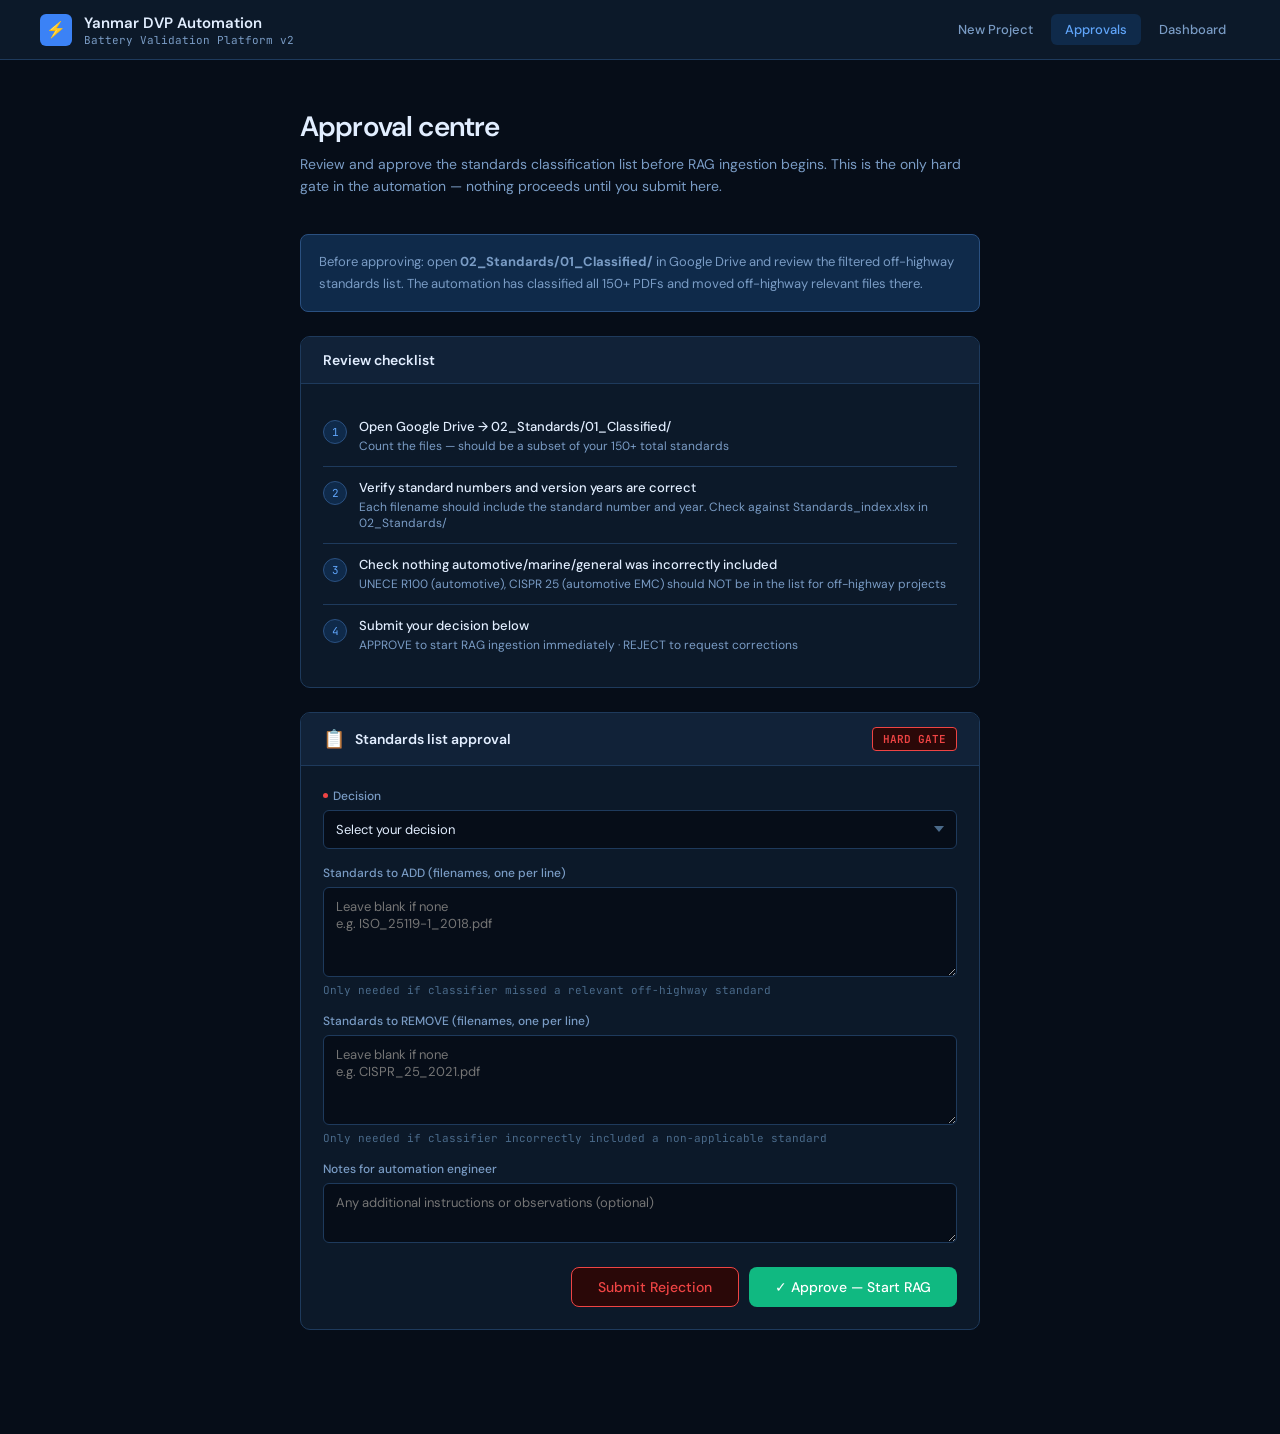
<file: approval (1).html>
<!DOCTYPE html>
<html lang="en">
<head>
<meta charset="UTF-8">
<meta name="viewport" content="width=device-width, initial-scale=1.0">
<title>Yanmar DVP — Approval Centre</title>
<style>
@import url('https://fonts.googleapis.com/css2?family=JetBrains+Mono:wght@400;600&family=DM+Sans:wght@300;400;500;600&display=swap');
:root{--bg:#060d18;--bg2:#0c1929;--bg3:#112238;--bg4:#1a3350;--border:#1e3a5c;--border2:#2a5080;--text:#e2eeff;--text2:#7a9cc5;--text3:#4a6a8a;--blue:#3b82f6;--blue2:#60a5fa;--blue-bg:#0f2a4a;--teal:#10b981;--teal-bg:#052a1a;--amber:#f59e0b;--amber-bg:#2a1a00;--red:#ef4444;--red-bg:#2a0808;--mono:'JetBrains Mono',monospace;--sans:'DM Sans',sans-serif;}
*{box-sizing:border-box;margin:0;padding:0;}
body{font-family:var(--sans);background:var(--bg);color:var(--text);}
nav{background:var(--bg2);border-bottom:1px solid var(--border);padding:0 40px;display:flex;align-items:center;justify-content:space-between;height:60px;position:sticky;top:0;z-index:100;}
.nav-brand{display:flex;align-items:center;gap:12px;}
.nav-logo{width:32px;height:32px;background:var(--blue);border-radius:6px;display:flex;align-items:center;justify-content:center;color:white;font-size:16px;font-weight:700;}
.nav-title{font-size:15px;font-weight:600;}
.nav-subtitle{font-size:11px;color:var(--text2);font-family:var(--mono);}
.nav-links{display:flex;gap:4px;}
.nav-link{padding:7px 14px;border-radius:6px;font-size:13px;font-weight:500;color:var(--text2);text-decoration:none;transition:all .15s;}
.nav-link:hover{background:var(--bg3);color:var(--text);}
.nav-link.active{background:var(--blue-bg);color:var(--blue2);}
.wrap{max-width:760px;margin:0 auto;padding:48px 40px 80px;}
h1{font-size:28px;font-weight:600;letter-spacing:-0.03em;margin-bottom:8px;}
.sub{font-size:14px;color:var(--text2);margin-bottom:36px;line-height:1.6;}
.card{background:var(--bg2);border:1px solid var(--border);border-radius:10px;margin-bottom:24px;overflow:hidden;}
.card-head{padding:14px 22px;border-bottom:1px solid var(--border);background:var(--bg3);display:flex;align-items:center;gap:10px;}
.card-head h3{font-size:14px;font-weight:600;}
.gate-badge{display:inline-flex;align-items:center;gap:6px;padding:4px 10px;border-radius:4px;font-size:11px;font-family:var(--mono);font-weight:600;margin-left:auto;}
.gate-hard{background:var(--red-bg);color:var(--red);border:1px solid var(--red);}
.card-body{padding:22px;}
.fg{display:flex;flex-direction:column;gap:6px;margin-bottom:16px;}
.flabel{font-size:12px;font-weight:500;color:var(--text2);display:flex;align-items:center;gap:5px;}
.rdot{width:5px;height:5px;border-radius:50%;background:var(--red);flex-shrink:0;}
select,textarea{width:100%;background:var(--bg);border:1px solid var(--border);border-radius:6px;padding:10px 12px;font-family:var(--sans);font-size:13px;color:var(--text);outline:none;transition:border-color .2s;}
select:focus,textarea:focus{border-color:var(--blue);}
select{appearance:none;background-image:url("data:image/svg+xml,%3Csvg xmlns='http://www.w3.org/2000/svg' width='10' height='6'%3E%3Cpath d='M0 0l5 6 5-6z' fill='%234a6a8a'/%3E%3C/svg%3E");background-repeat:no-repeat;background-position:right 12px center;}
select option{background:var(--bg2);}
textarea{resize:vertical;min-height:90px;}
.hint{font-size:11px;color:var(--text3);font-family:var(--mono);}
.btn-row{display:flex;justify-content:flex-end;gap:10px;margin-top:24px;}
.btn{padding:10px 26px;border-radius:8px;font-size:14px;font-weight:500;font-family:var(--sans);cursor:pointer;transition:all .2s;border:none;}
.btn-approve{background:var(--teal);color:white;}
.btn-approve:hover{background:#059669;}
.btn-reject{background:var(--red-bg);color:var(--red);border:1px solid var(--red);}
.btn-reject:hover{background:#3d0f0f;}
.info-box{background:var(--blue-bg);border:1px solid var(--border2);border-radius:8px;padding:16px 18px;font-size:13px;color:var(--text2);line-height:1.7;margin-bottom:24px;}
.step-item{display:flex;align-items:flex-start;gap:12px;padding:12px 0;border-bottom:1px solid var(--border);}
.step-item:last-child{border-bottom:none;}
.step-n{width:24px;height:24px;border-radius:50%;background:var(--blue-bg);border:1px solid var(--border2);display:flex;align-items:center;justify-content:center;font-size:11px;font-family:var(--mono);color:var(--blue2);flex-shrink:0;margin-top:2px;}
.step-content .step-title{font-size:13px;font-weight:500;margin-bottom:3px;}
.step-content .step-desc{font-size:12px;color:var(--text2);}
.toast{position:fixed;bottom:24px;right:24px;background:var(--teal-bg);border:1px solid var(--teal);border-radius:8px;padding:14px 20px;font-size:13px;color:var(--teal);display:none;z-index:300;}
</style>
</head>
<body>
<nav>
  <div class="nav-brand">
    <div class="nav-logo">⚡</div>
    <div><div class="nav-title">Yanmar DVP Automation</div><div class="nav-subtitle">Battery Validation Platform v2</div></div>
  </div>
  <div class="nav-links">
    <a href="index.html" class="nav-link">New Project</a>
    <a href="approval.html" class="nav-link active">Approvals</a>
    <a href="dashboard.html" class="nav-link">Dashboard</a>
  </div>
</nav>

<div class="wrap">
  <h1>Approval centre</h1>
  <p class="sub">Review and approve the standards classification list before RAG ingestion begins. This is the only hard gate in the automation — nothing proceeds until you submit here.</p>

  <div class="info-box">
    Before approving: open <strong>02_Standards/01_Classified/</strong> in Google Drive and review the filtered off-highway standards list. The automation has classified all 150+ PDFs and moved off-highway relevant files there.
  </div>

  <!-- STEPS -->
  <div class="card" style="margin-bottom:24px">
    <div class="card-head"><h3>Review checklist</h3></div>
    <div class="card-body">
      <div class="step-item"><div class="step-n">1</div><div class="step-content"><div class="step-title">Open Google Drive → 02_Standards/01_Classified/</div><div class="step-desc">Count the files — should be a subset of your 150+ total standards</div></div></div>
      <div class="step-item"><div class="step-n">2</div><div class="step-content"><div class="step-title">Verify standard numbers and version years are correct</div><div class="step-desc">Each filename should include the standard number and year. Check against Standards_index.xlsx in 02_Standards/</div></div></div>
      <div class="step-item"><div class="step-n">3</div><div class="step-content"><div class="step-title">Check nothing automotive/marine/general was incorrectly included</div><div class="step-desc">UNECE R100 (automotive), CISPR 25 (automotive EMC) should NOT be in the list for off-highway projects</div></div></div>
      <div class="step-item"><div class="step-n">4</div><div class="step-content"><div class="step-title">Submit your decision below</div><div class="step-desc">APPROVE to start RAG ingestion immediately · REJECT to request corrections</div></div></div>
    </div>
  </div>

  <!-- APPROVAL FORM -->
  <div class="card">
    <div class="card-head">
      <span style="font-size:18px">📋</span>
      <h3>Standards list approval</h3>
      <div class="gate-badge gate-hard">HARD GATE</div>
    </div>
    <div class="card-body">
      <div class="fg">
        <div class="flabel"><span class="rdot"></span>Decision</div>
        <select id="decision">
          <option value="">Select your decision</option>
          <option value="APPROVE">APPROVE — proceed to RAG ingestion</option>
          <option value="REJECT">REJECT — corrections needed</option>
        </select>
      </div>
      <div class="fg">
        <div class="flabel">Standards to ADD (filenames, one per line)</div>
        <textarea id="toAdd" placeholder="Leave blank if none&#10;e.g. ISO_25119-1_2018.pdf"></textarea>
        <div class="hint">Only needed if classifier missed a relevant off-highway standard</div>
      </div>
      <div class="fg">
        <div class="flabel">Standards to REMOVE (filenames, one per line)</div>
        <textarea id="toRemove" placeholder="Leave blank if none&#10;e.g. CISPR_25_2021.pdf"></textarea>
        <div class="hint">Only needed if classifier incorrectly included a non-applicable standard</div>
      </div>
      <div class="fg">
        <div class="flabel">Notes for automation engineer</div>
        <textarea id="approvalNotes" placeholder="Any additional instructions or observations (optional)" style="min-height:60px"></textarea>
      </div>
      <div class="btn-row">
        <button class="btn btn-reject" onclick="submitApproval('REJECT')">Submit Rejection</button>
        <button class="btn btn-approve" onclick="submitApproval('APPROVE')">✓ Approve — Start RAG</button>
      </div>
    </div>
  </div>
</div>

<div class="toast" id="toast"></div>

<script src="config.js"></script>
<script>
async function submitApproval(force) {
  var dec = force || document.getElementById('decision').value;
  if (!dec) { alert('Please select a decision.'); return; }
  var payload = {
    approval_type: 'standards_list',
    decision: dec,
    standards_to_add: document.getElementById('toAdd').value.trim(),
    standards_to_remove: document.getElementById('toRemove').value.trim(),
    notes: document.getElementById('approvalNotes').value.trim(),
    submitted_at: new Date().toISOString(),
    submitted_by: 'Validation Head'
  };
  try {
    await fetch(window.DVP_CONFIG.approvalWebhookUrl, {
      method: 'POST',
      headers: { 'Content-Type': 'application/json' },
      body: JSON.stringify(payload)
    });
    var t = document.getElementById('toast');
    t.textContent = dec === 'APPROVE' ? '✓ Approved — RAG ingestion starting now' : 'Rejection submitted — corrections noted';
    t.style.display = 'block';
    setTimeout(() => t.style.display = 'none', 4000);
  } catch(e) {
    alert('Could not reach n8n: ' + e.message + '. Check approvalWebhookUrl in config.js');
  }
}
</script>
</body>
</html>
</file>
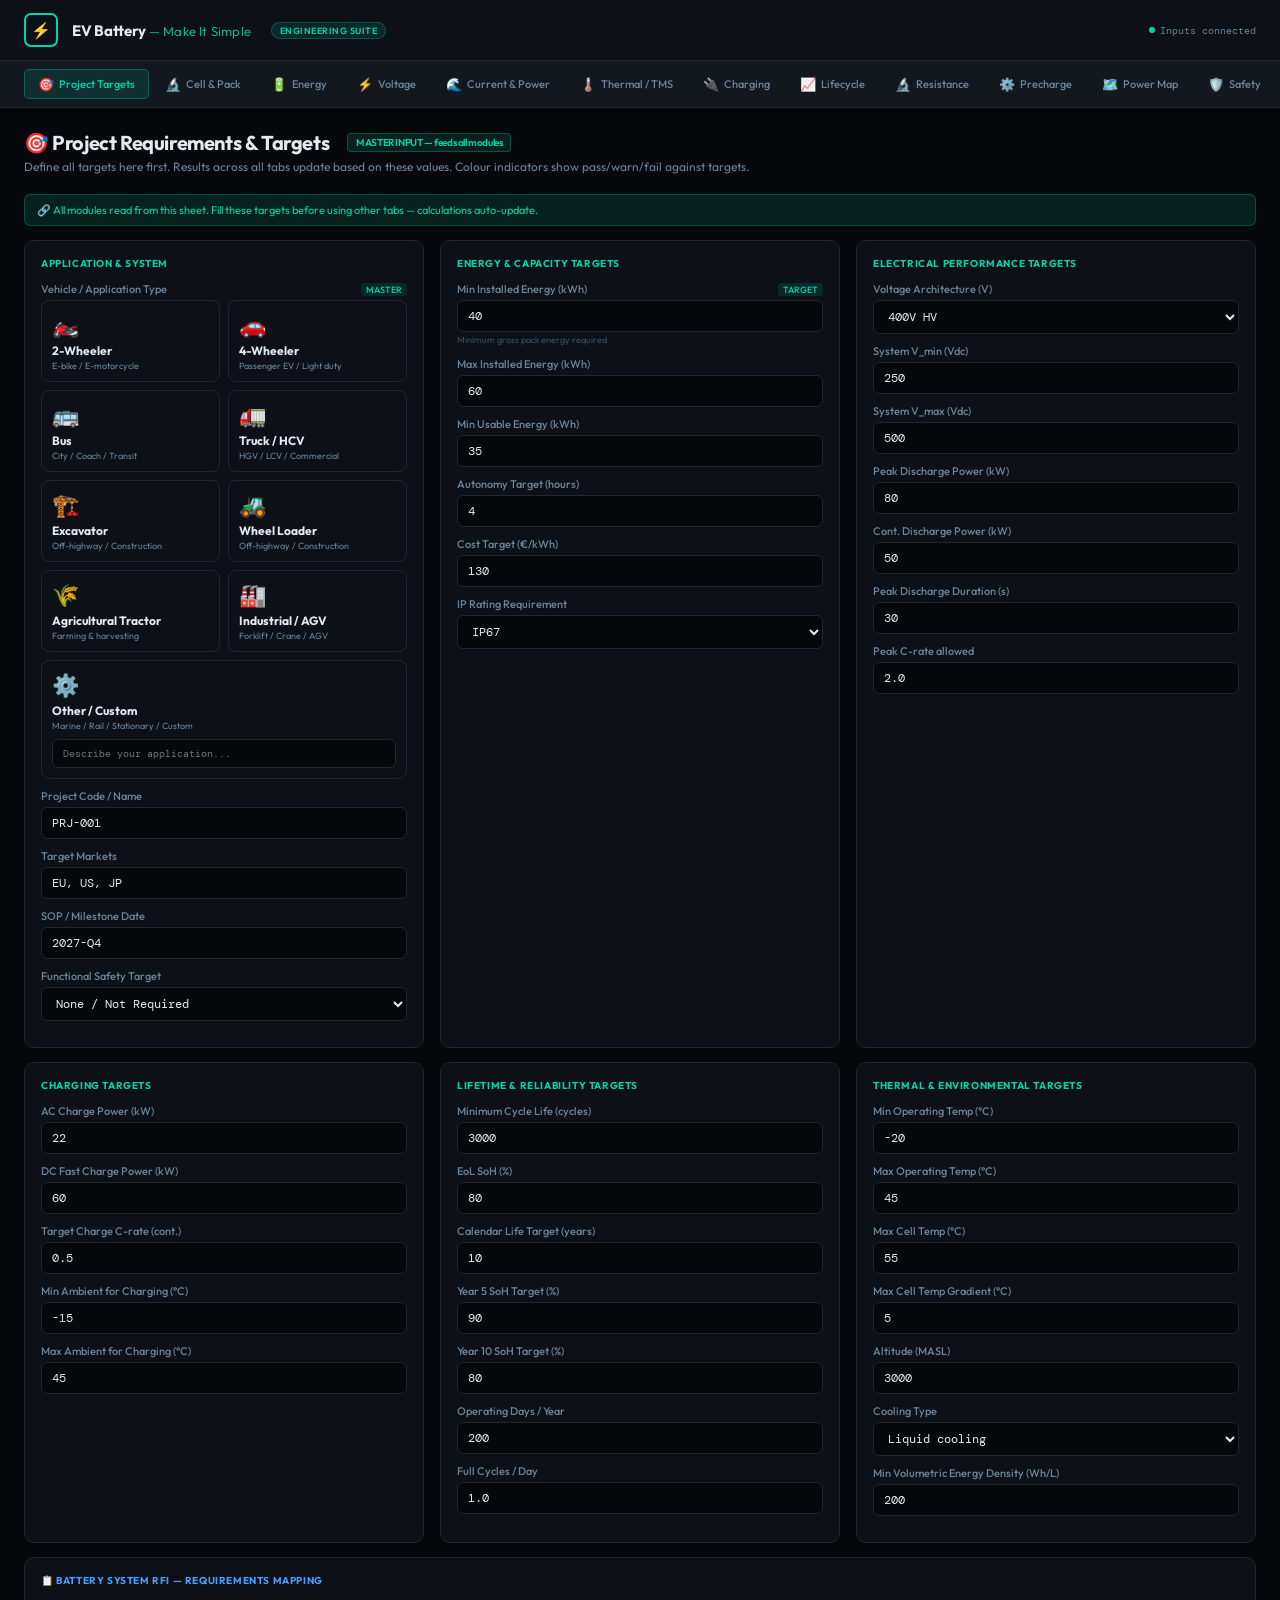
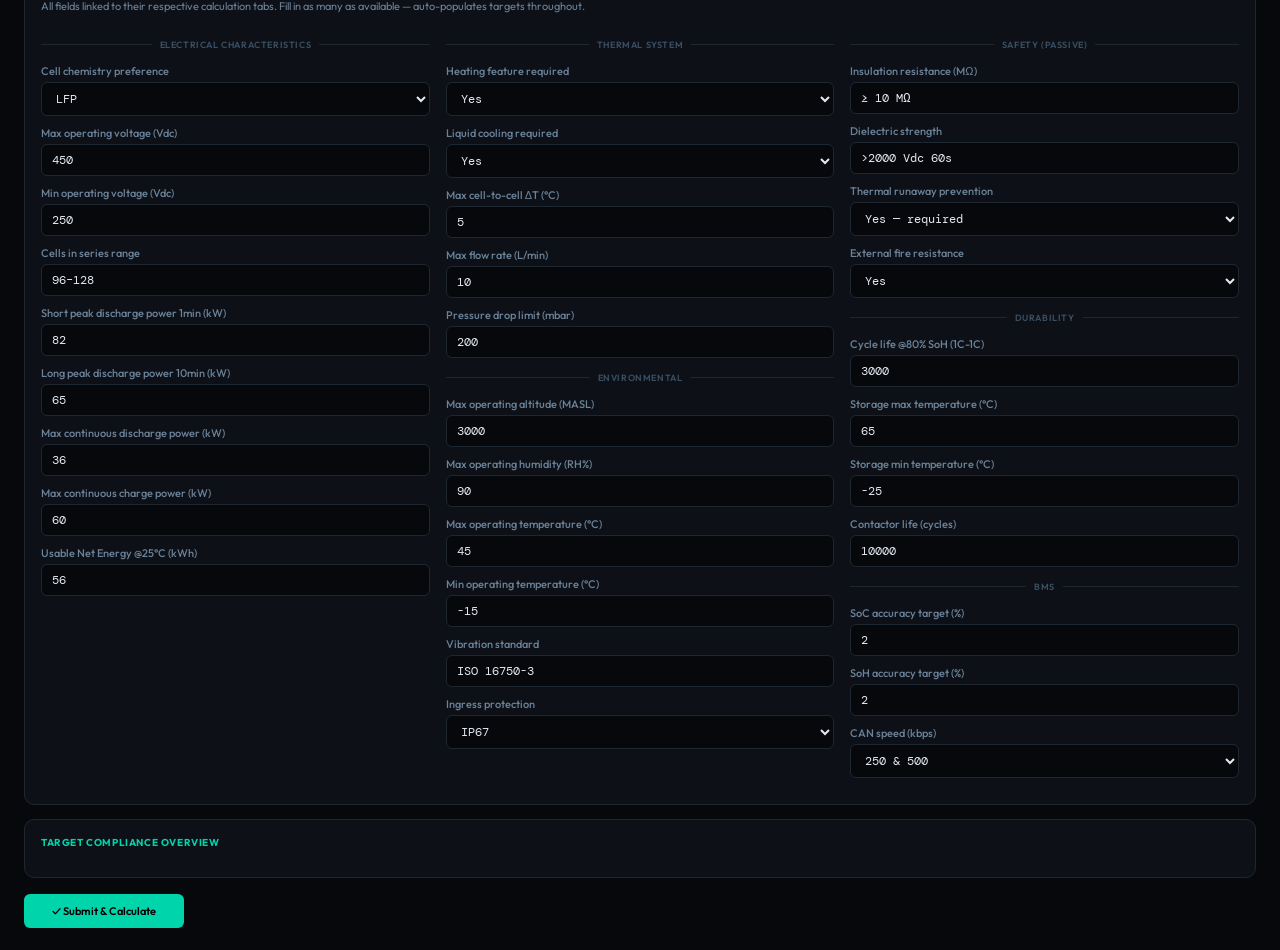
<file: battery-engineering-platform.html>
<!DOCTYPE html>
<html lang="en">
<head>
<meta charset="UTF-8">
<meta name="viewport" content="width=device-width, initial-scale=1.0">
<title>EV Battery — Make It Simple</title>
<link href="https://fonts.googleapis.com/css2?family=DM+Mono:wght@400;500&family=Outfit:wght@300;400;500;600;700;800&display=swap" rel="stylesheet">
<style>
:root {
  --bg:#07080b; --s1:#0d1117; --s2:#13181f; --s3:#1a2129;
  --bd:#1e2730; --bd2:#253040;
  --g:#00d4aa; --g2:#00b891; --g3:rgba(0,212,170,.12);
  --o:#ff7b35; --ob:rgba(255,123,53,.12);
  --b:#4a9eff; --bb:rgba(74,158,255,.12);
  --r:#ff4d6d; --rb:rgba(255,77,109,.12);
  --y:#f5c518; --yb:rgba(245,197,24,.12);
  --t:#e4eaf2; --m:#6b8299; --dm:#3a4f63;
  --ok:#00d4aa; --warn:#f5c518; --err:#ff4d6d;
}
*{box-sizing:border-box;margin:0;padding:0}
html{scroll-behavior:smooth}
body{background:var(--bg);color:var(--t);font-family:'Outfit',sans-serif;min-height:100vh;overflow-x:hidden}

/* ── HEADER ── */
#hdr{display:flex;align-items:center;gap:14px;padding:13px 24px;background:var(--s1);border-bottom:1px solid var(--bd);position:sticky;top:0;z-index:200;backdrop-filter:blur(10px)}
.hlogo{width:34px;height:34px;border:2px solid var(--g);border-radius:7px;display:flex;align-items:center;justify-content:center;font-size:16px}
.htitle{font-size:15px;font-weight:700;letter-spacing:-.3px}
.htitle span{color:var(--g)}
.hbadge{background:var(--g3);color:var(--g);font-size:9px;font-weight:600;padding:2px 8px;border-radius:20px;border:1px solid rgba(0,212,170,.25);margin-left:6px;letter-spacing:.5px}
.hright{margin-left:auto;display:flex;align-items:center;gap:10px}
.hstat{font-family:'DM Mono',monospace;font-size:10px;color:var(--m);display:flex;align-items:center;gap:5px}
.hstat .dot{width:6px;height:6px;border-radius:50%;background:var(--g);animation:pulse 2s infinite}
@keyframes pulse{0%,100%{opacity:1}50%{opacity:.4}}

/* ── NAV ── */
#nav{display:flex;gap:2px;padding:8px 24px;background:var(--s2);border-bottom:1px solid var(--bd);overflow-x:auto;flex-wrap:nowrap}
.nb{padding:6px 13px;border-radius:5px;border:1px solid transparent;font-family:'Outfit',sans-serif;font-size:11px;font-weight:500;cursor:pointer;white-space:nowrap;transition:all .15s;background:transparent;color:var(--m);display:flex;align-items:center;gap:5px}
.nb:hover{color:var(--t);background:var(--s3)}
.nb.active{background:var(--g3);color:var(--g);border-color:rgba(0,212,170,.3)}
.nb .ni{font-size:13px}

/* ── LAYOUT ── */
.sec{display:none;padding:22px 24px;max-width:1400px;margin:0 auto;width:100%}
.sec.active{display:block}
.sh{margin-bottom:20px}
.sh h2{font-size:20px;font-weight:700;letter-spacing:-.4px;display:flex;align-items:center;gap:8px}
.sh p{color:var(--m);font-size:12px;margin-top:4px}
.sh .warn-tag{background:var(--ob);color:var(--o);border:1px solid rgba(255,123,53,.3);padding:2px 8px;border-radius:4px;font-size:10px;font-weight:600}
.sh .ok-tag{background:var(--g3);color:var(--g);border:1px solid rgba(0,212,170,.3);padding:2px 8px;border-radius:4px;font-size:10px;font-weight:600}

/* ── GRIDS ── */
.g2{display:grid;grid-template-columns:1fr 1fr;gap:16px}
.g3{display:grid;grid-template-columns:1fr 1fr 1fr;gap:16px}
.g4{display:grid;grid-template-columns:repeat(4,1fr);gap:12px}
.gA{display:grid;grid-template-columns:340px 1fr;gap:16px}
.gB{display:grid;grid-template-columns:1fr 320px;gap:16px}

/* ── CARDS ── */
.card{background:var(--s1);border:1px solid var(--bd);border-radius:10px;padding:16px}
.card.ok-card{border-color:rgba(0,212,170,.25);background:linear-gradient(135deg,var(--s1),rgba(0,212,170,.04))}
.card.warn-card{border-color:rgba(255,123,53,.25);background:linear-gradient(135deg,var(--s1),rgba(255,123,53,.04))}
.card.err-card{border-color:rgba(255,77,109,.25)}
.card.blue-card{border-color:rgba(74,158,255,.25)}
.ch3{font-size:10px;font-weight:700;text-transform:uppercase;letter-spacing:.6px;margin-bottom:12px;color:var(--g)}
.ch3.o{color:var(--o)} .ch3.b{color:var(--b)} .ch3.y{color:var(--y)}

/* ── FORM ── */
.field{margin-bottom:10px}
.field label{display:flex;justify-content:space-between;align-items:center;font-size:11px;font-weight:500;color:var(--m);margin-bottom:4px}
.field label .lsource{font-size:9px;background:var(--g3);color:var(--g);padding:1px 5px;border-radius:3px}
.field label .lwarn{font-size:9px;background:var(--ob);color:var(--o);padding:1px 5px;border-radius:3px}
.field input,.field select,.field textarea{width:100%;padding:7px 10px;background:var(--bg);border:1px solid var(--bd);border-radius:6px;color:var(--t);font-family:'DM Mono',monospace;font-size:12px;outline:none;transition:border-color .15s}
.field input:focus,.field select:focus{border-color:var(--g)}
.field .hint{font-size:9px;color:var(--dm);margin-top:2px;line-height:1.4}
.field textarea{resize:vertical;min-height:60px;font-size:11px;font-family:'Outfit',sans-serif}
.field input.warn-input{border-color:var(--warn)}
.field input.ok-input{border-color:var(--ok)}
.field input.err-input{border-color:var(--err)}

/* ── BUTTONS ── */
.btn{padding:8px 16px;background:var(--g);color:#000;border:none;border-radius:6px;font-family:'Outfit',sans-serif;font-weight:600;font-size:11px;cursor:pointer;transition:opacity .15s;display:flex;align-items:center;gap:6px;width:100%;justify-content:center;margin-top:8px}
.btn:hover{opacity:.85}
.btn.sec{background:transparent;border:1px solid var(--g);color:var(--g)}
.btn.o{background:var(--o);color:#000}
.btn.sm{padding:5px 12px;font-size:10px;width:auto;margin-top:0}

/* ── RESULTS ── */
.rg{display:grid;grid-template-columns:repeat(auto-fill,minmax(140px,1fr));gap:8px;margin-top:12px}
.ri{background:var(--bg);border:1px solid var(--bd);border-radius:7px;padding:10px;position:relative;overflow:hidden}
.ri::before{content:'';position:absolute;top:0;left:0;right:0;height:2px;background:var(--g)}
.ri.warn::before{background:var(--warn)} .ri.err::before{background:var(--err)} .ri.blue::before{background:var(--b)} .ri.ok::before{background:var(--ok)} .ri.neutral::before{background:var(--dm)}
.ri .rl{font-size:9px;font-weight:600;color:var(--m);text-transform:uppercase;letter-spacing:.4px;margin-bottom:4px}
.ri .rv{font-family:'DM Mono',monospace;font-size:18px;font-weight:500;color:var(--g);line-height:1}
.ri.warn .rv{color:var(--warn)} .ri.err .rv{color:var(--err)} .ri.blue .rv{color:var(--b)} .ri.neutral .rv{color:var(--dm)}
.ri .ru{font-size:9px;color:var(--m);margin-top:2px}
.ri .rtarget{font-size:9px;color:var(--dm);margin-top:3px}

/* ── TARGET INDICATORS ── */
.tbar{display:flex;align-items:center;gap:8px;margin:6px 0}
.tbar .tl{font-size:10px;color:var(--m);width:120px;flex-shrink:0}
.tbar .tbg{flex:1;height:4px;background:var(--bd2);border-radius:2px;overflow:hidden}
.tbar .tfill{height:100%;border-radius:2px;transition:width .5s ease}
.tbar .tv{font-family:'DM Mono',monospace;font-size:10px;width:70px;text-align:right;color:var(--t)}

/* ── TABLE ── */
.tbl-wrap{overflow-x:auto;max-height:400px;overflow-y:auto}
table{width:100%;border-collapse:collapse;font-size:11px}
th{background:var(--bg);padding:7px 10px;text-align:left;font-size:9px;font-weight:600;color:var(--m);text-transform:uppercase;letter-spacing:.4px;border-bottom:1px solid var(--bd);position:sticky;top:0}
td{padding:7px 10px;border-bottom:1px solid var(--bd);font-family:'DM Mono',monospace;font-size:11px}
tr:hover td{background:var(--s2)} .thl{font-weight:600;font-family:'Outfit',monospace}
.tag{display:inline-block;padding:2px 6px;border-radius:3px;font-size:9px;font-weight:600}
.tag.g{background:var(--g3);color:var(--g)} .tag.o{background:var(--ob);color:var(--o)}
.tag.r{background:var(--rb);color:var(--r)} .tag.b{background:var(--bb);color:var(--b)}
.tag.y{background:var(--yb);color:var(--y)}

/* ── DIVIDER ── */
.div-line{border:none;border-top:1px solid var(--bd);margin:14px 0}
.div-label{display:flex;align-items:center;gap:8px;margin:14px 0;font-size:9px;font-weight:600;text-transform:uppercase;letter-spacing:.6px;color:var(--dm)}
.div-label::before,.div-label::after{content:'';flex:1;height:1px;background:var(--bd)}

/* ── FORMULA BOX ── */
.fbox{background:var(--bg);border:1px solid var(--bd);border-left:3px solid var(--g);border-radius:6px;padding:8px 12px;font-family:'DM Mono',monospace;font-size:10px;color:var(--b);margin-bottom:10px;line-height:1.7;white-space:pre-wrap}

/* ── STATUS CHIPS ── */
.chip{display:inline-flex;align-items:center;gap:4px;padding:3px 8px;border-radius:20px;font-size:10px;font-weight:600}
.chip.g{background:var(--g3);color:var(--g)} .chip.o{background:var(--ob);color:var(--o)}
.chip.r{background:var(--rb);color:var(--r)} .chip.b{background:var(--bb);color:var(--b)}
.chip.y{background:var(--yb);color:var(--y)}

/* ── UPLOAD ZONE ── */
.upload-zone{border:2px dashed var(--bd2);border-radius:8px;padding:20px;text-align:center;cursor:pointer;transition:border-color .2s;color:var(--m);font-size:12px}
.upload-zone:hover{border-color:var(--g);color:var(--g)}
.upload-zone input{display:none}

/* ── PRECHARGE CHART ── */
#pc-chart{width:100%;height:160px;margin-top:8px}

/* ── INTERCONNECT BANNER ── */
.ico-banner{display:flex;align-items:center;gap:8px;background:var(--g3);border:1px solid rgba(0,212,170,.25);border-radius:6px;padding:8px 12px;font-size:11px;color:var(--g);margin-bottom:14px}

/* ── TARGET ENTRY ── */
.tgt-row{display:grid;grid-template-columns:1fr 100px 80px 70px;gap:8px;align-items:center;margin-bottom:8px}
.tgt-row .tgt-label{font-size:11px;color:var(--t)}
.tgt-row input{padding:6px 8px;background:var(--bg);border:1px solid var(--bd);border-radius:5px;color:var(--t);font-family:'DM Mono',monospace;font-size:11px;outline:none}
.tgt-row input:focus{border-color:var(--g)}
.tgt-row select{padding:6px 8px;background:var(--bg);border:1px solid var(--bd);border-radius:5px;color:var(--t);font-size:11px;outline:none}
.tgt-status{text-align:center;font-size:14px}

/* ── POWER MAP ── */
#powermap{width:100%;height:240px;position:relative;overflow:hidden;border-radius:6px;background:var(--bg)}
#powermap canvas{width:100%;height:100%}

/* ── SCROLLBAR ── */
::-webkit-scrollbar{width:5px;height:5px}::-webkit-scrollbar-track{background:var(--bg)}::-webkit-scrollbar-thumb{background:var(--bd2);border-radius:3px}

@media(max-width:900px){.g2,.g3,.g4,.gA,.gB{grid-template-columns:1fr}}

.app-card:hover{background:var(--s3)!important;border-color:var(--b)!important}
.app-card.selected{background:rgba(74,158,255,.15)!important;border-color:var(--b)!important;box-shadow:0 0 0 1px var(--b)}
</style>
</head>
<body>

<div id="hdr">
  <div class="hlogo">⚡</div>
  <div class="htitle">EV Battery <span style="font-weight:300;font-size:13px;letter-spacing:.2px">— Make It Simple</span></div>
  <div class="hbadge">ENGINEERING SUITE</div>
  <div class="hright">
    <div class="hstat"><span class="dot"></span><span id="hstat_text">Inputs connected</span></div>
  </div>
</div>

<div id="nav">
  <button class="nb active" onclick="showSec('targets')"><span class="ni">🎯</span> Project Targets</button>
  <button class="nb" onclick="showSec('cell')"><span class="ni">🔬</span> Cell & Pack</button>
  <button class="nb" onclick="showSec('energy')"><span class="ni">🔋</span> Energy</button>
  <button class="nb" onclick="showSec('voltage')"><span class="ni">⚡</span> Voltage</button>
  <button class="nb" onclick="showSec('current')"><span class="ni">🌊</span> Current & Power</button>
  <button class="nb" onclick="showSec('thermal')"><span class="ni">🌡️</span> Thermal / TMS</button>
  <button class="nb" onclick="showSec('charge')"><span class="ni">🔌</span> Charging</button>
  <button class="nb" onclick="showSec('lifecycle')"><span class="ni">📈</span> Lifecycle</button>
  <button class="nb" onclick="showSec('resistance')"><span class="ni">🔬</span> Resistance</button>
  <button class="nb" onclick="showSec('precharge')"><span class="ni">⚙️</span> Precharge</button>
  <button class="nb" onclick="showSec('powermap')"><span class="ni">🗺️</span> Power Map</button>
  <button class="nb" onclick="showSec('safety')"><span class="ni">🛡️</span> Safety</button>
  <button class="nb" onclick="showSec('drive_cycle')"><span class="ni">🚗</span> Drive Cycle</button>
  <button class="nb" onclick="showSec('bms')"><span class="ni">🧠</span> BMS</button>
  <button class="nb" onclick="showSec('busbar')"><span class="ni">🔩</span> Busbar</button>
  <button class="nb" onclick="showSec('gap')"><span class="ni">📊</span> Gap Analysis</button>
</div>

<!-- ════════════════════ 0. PROJECT TARGETS ════════════════════ -->
<div class="sec active" id="targets">
<div class="sh"><h2>🎯 Project Requirements & Targets<span class="ok-tag" style="margin-left:10px;font-size:10px">MASTER INPUT — feeds all modules</span></h2>
<p>Define all targets here first. Results across all tabs update based on these values. Colour indicators show pass/warn/fail against targets.</p></div>

<div class="ico-banner">🔗 All modules read from this sheet. Fill these targets before using other tabs — calculations auto-update.</div>

<div class="g3">
<div class="card">
<div class="ch3">Application & System</div>
<div class="field"><label>Vehicle / Application Type <span class="lsource">MASTER</span></label>
<div id="app_cards" style="display:grid;grid-template-columns:1fr 1fr;gap:8px;margin-top:4px">
  <div class="app-card" data-val="2W" onclick="selectApp(this)" style="cursor:pointer;border:1px solid var(--bd);border-radius:8px;padding:10px;transition:all .15s">
    <div style="font-size:22px;margin-bottom:4px">🏍️</div>
    <div style="font-size:12px;font-weight:700;margin:2px 0;color:var(--t)">2-Wheeler</div>
    <div style="font-size:9px;color:var(--m)">E-bike / E-motorcycle</div>
  </div>
  <div class="app-card" data-val="4W" onclick="selectApp(this)" style="cursor:pointer;border:1px solid var(--bd);border-radius:8px;padding:10px;transition:all .15s">
    <div style="font-size:22px;margin-bottom:4px">🚗</div>
    <div style="font-size:12px;font-weight:700;margin:2px 0;color:var(--t)">4-Wheeler</div>
    <div style="font-size:9px;color:var(--m)">Passenger EV / Light duty</div>
  </div>
  <div class="app-card" data-val="Bus" onclick="selectApp(this)" style="cursor:pointer;border:1px solid var(--bd);border-radius:8px;padding:10px;transition:all .15s">
    <div style="font-size:22px;margin-bottom:4px">🚌</div>
    <div style="font-size:12px;font-weight:700;margin:2px 0;color:var(--t)">Bus</div>
    <div style="font-size:9px;color:var(--m)">City / Coach / Transit</div>
  </div>
  <div class="app-card" data-val="Truck" onclick="selectApp(this)" style="cursor:pointer;border:1px solid var(--bd);border-radius:8px;padding:10px;transition:all .15s">
    <div style="font-size:22px;margin-bottom:4px">🚛</div>
    <div style="font-size:12px;font-weight:700;margin:2px 0;color:var(--t)">Truck / HCV</div>
    <div style="font-size:9px;color:var(--m)">HGV / LCV / Commercial</div>
  </div>
  <div class="app-card" data-val="Excavator" onclick="selectApp(this)" style="cursor:pointer;border:1px solid var(--bd);border-radius:8px;padding:10px;transition:all .15s">
    <div style="font-size:22px;margin-bottom:4px">🏗️</div>
    <div style="font-size:12px;font-weight:700;margin:2px 0;color:var(--t)">Excavator</div>
    <div style="font-size:9px;color:var(--m)">Off-highway / Construction</div>
  </div>
  <div class="app-card" data-val="WheelLoader" onclick="selectApp(this)" style="cursor:pointer;border:1px solid var(--bd);border-radius:8px;padding:10px;transition:all .15s">
    <div style="font-size:22px;margin-bottom:4px">🚜</div>
    <div style="font-size:12px;font-weight:700;margin:2px 0;color:var(--t)">Wheel Loader</div>
    <div style="font-size:9px;color:var(--m)">Off-highway / Construction</div>
  </div>
  <div class="app-card" data-val="AgTractor" onclick="selectApp(this)" data-val_tmp="AgTractor" style="cursor:pointer;border:1px solid var(--bd);border-radius:8px;padding:10px;transition:all .15s">
    <div style="font-size:22px;margin-bottom:4px">🌾</div>
    <div style="font-size:12px;font-weight:700;margin:2px 0;color:var(--t)">Agricultural Tractor</div>
    <div style="font-size:9px;color:var(--m)">Farming & harvesting</div>
  </div>
  <div class="app-card" data-val="Industrial" onclick="selectApp(this)" style="cursor:pointer;border:1px solid var(--bd);border-radius:8px;padding:10px;transition:all .15s">
    <div style="font-size:22px;margin-bottom:4px">🏭</div>
    <div style="font-size:12px;font-weight:700;margin:2px 0;color:var(--t)">Industrial / AGV</div>
    <div style="font-size:9px;color:var(--m)">Forklift / Crane / AGV</div>
  </div>
  <div class="app-card" data-val="Other" onclick="selectApp(this)" style="cursor:pointer;border:1px solid var(--bd);border-radius:8px;padding:10px;grid-column:1/-1;transition:all .15s">
    <div style="font-size:22px;margin-bottom:4px">⚙️</div>
    <div style="font-size:12px;font-weight:700;margin:2px 0;color:var(--t)">Other / Custom</div>
    <div style="font-size:9px;color:var(--m)">Marine / Rail / Stationary / Custom</div>
    <div class="field" style="margin:8px 0 0"><input type="text" id="t_app_custom" placeholder="Describe your application..." style="font-size:10px" oninput="propagate()"></div>
  </div>
</div>
<input type="hidden" id="t_app" value="Industrial">
</div>
<div class="field"><label>Project Code / Name</label><input type="text" id="t_proj" value="PRJ-001" oninput="propagate()"></div>
<div class="field"><label>Target Markets</label><input type="text" id="t_markets" value="EU, US, JP" oninput="propagate()"></div>
<div class="field"><label>SOP / Milestone Date</label><input type="text" id="t_sop" value="2027-Q4" oninput="propagate()"></div>
<div class="field"><label>Functional Safety Target</label>
<select id="t_fusa" onchange="toggleFusaCustom();propagate()">
<option value="none">None / Not Required</option>
<option value="pld">PLd (ISO 13849) — Off-highway</option>
<option value="ple">PLe (ISO 13849)</option>
<option value="asilb">ASIL B (ISO 26262)</option>
<option value="asilc">ASIL C (ISO 26262)</option>
<option value="asild">ASIL D (ISO 26262)</option>
<option value="sil2">SIL 2 (IEC 62061)</option>
</select></div>
</div>

<div class="card">
<div class="ch3">Energy & Capacity Targets</div>
<div class="field"><label>Min Installed Energy (kWh) <span class="lsource">TARGET</span></label><input type="number" id="t_emin" value="40" oninput="propagate()"><div class="hint">Minimum gross pack energy required</div></div>
<div class="field"><label>Max Installed Energy (kWh)</label><input type="number" id="t_emax" value="60" oninput="propagate()"></div>
<div class="field"><label>Min Usable Energy (kWh)</label><input type="number" id="t_eu_min" value="35" oninput="propagate()"></div>
<div class="field"><label>Autonomy Target (hours)</label><input type="number" id="t_auto" value="4" step="0.5" oninput="propagate()"></div>
<div class="field"><label>Cost Target (€/kWh)</label><input type="number" id="t_cost" value="130" oninput="propagate()"></div>
<div class="field"><label>IP Rating Requirement</label>
<select id="t_ip" onchange="propagate()">
<option value="ip65">IP65</option><option value="ip67" selected>IP67</option>
<option value="ip68">IP68</option><option value="ip6k9k">IP68 + IP6K9K</option>
</select></div>
</div>

<div class="card">
<div class="ch3">Electrical Performance Targets</div>
<div class="field"><label>Voltage Architecture (V)</label>
<select id="t_varch" onchange="propagate()">
<option value="48">48V LV</option><option value="96">96V</option>
<option value="400" selected>400V HV</option><option value="800">800V HV</option>
</select></div>
<div class="field"><label>System V_min (Vdc)</label><input type="number" id="t_vmin_sys" value="250" oninput="propagate()"></div>
<div class="field"><label>System V_max (Vdc)</label><input type="number" id="t_vmax_sys" value="500" oninput="propagate()"></div>
<div class="field"><label>Peak Discharge Power (kW)</label><input type="number" id="t_ppeak" value="80" oninput="propagate()"></div>
<div class="field"><label>Cont. Discharge Power (kW)</label><input type="number" id="t_pcont" value="50" oninput="propagate()"></div>
<div class="field"><label>Peak Discharge Duration (s)</label><input type="number" id="t_tpeak" value="30" oninput="propagate()"></div>
<div class="field"><label>Peak C-rate allowed</label><input type="number" id="t_cpeak" value="2.0" step="0.1" oninput="propagate()"></div>
</div>
</div>

<div class="g3" style="margin-top:14px">
<div class="card">
<div class="ch3">Charging Targets</div>
<div class="field"><label>AC Charge Power (kW)</label><input type="number" id="t_pac" value="22" oninput="propagate()"></div>
<div class="field"><label>DC Fast Charge Power (kW)</label><input type="number" id="t_pdc" value="60" oninput="propagate()"></div>
<div class="field"><label>Target Charge C-rate (cont.)</label><input type="number" id="t_cchg" value="0.5" step="0.1" oninput="propagate()"></div>
<div class="field"><label>Min Ambient for Charging (°C)</label><input type="number" id="t_tchg_lo" value="-15" oninput="propagate()"></div>
<div class="field"><label>Max Ambient for Charging (°C)</label><input type="number" id="t_tchg_hi" value="45" oninput="propagate()"></div>
</div>

<div class="card">
<div class="ch3">Lifetime & Reliability Targets</div>
<div class="field"><label>Minimum Cycle Life (cycles)</label><input type="number" id="t_cycles" value="3000" oninput="propagate()"></div>
<div class="field"><label>EoL SoH (%)</label><input type="number" id="t_soh_eol" value="80" oninput="propagate()"></div>
<div class="field"><label>Calendar Life Target (years)</label><input type="number" id="t_years" value="10" oninput="propagate()"></div>
<div class="field"><label>Year 5 SoH Target (%)</label><input type="number" id="t_soh5" value="90" oninput="propagate()"></div>
<div class="field"><label>Year 10 SoH Target (%)</label><input type="number" id="t_soh10" value="80" oninput="propagate()"></div>
<div class="field"><label>Operating Days / Year</label><input type="number" id="t_days_yr" value="200" oninput="propagate()"></div>
<div class="field"><label>Full Cycles / Day</label><input type="number" id="t_cycles_day" value="1.0" step="0.5" oninput="propagate()"></div>
</div>

<div class="card">
<div class="ch3">Thermal & Environmental Targets</div>
<div class="field"><label>Min Operating Temp (°C)</label><input type="number" id="t_top_lo" value="-20" oninput="propagate()"></div>
<div class="field"><label>Max Operating Temp (°C)</label><input type="number" id="t_top_hi" value="45" oninput="propagate()"></div>
<div class="field"><label>Max Cell Temp (°C)</label><input type="number" id="t_tcell_max" value="55" oninput="propagate()"></div>
<div class="field"><label>Max Cell Temp Gradient (°C)</label><input type="number" id="t_tgrad" value="5" oninput="propagate()"></div>
<div class="field"><label>Altitude (MASL)</label><input type="number" id="t_alt" value="3000" oninput="propagate()"></div>
<div class="field"><label>Cooling Type</label>
<select id="t_cooling" onchange="propagate()">
<option value="liquid">Liquid cooling</option>
<option value="air">Air cooling</option>
<option value="immersion">Immersion</option>
</select></div>
<div class="field"><label>Min Volumetric Energy Density (Wh/L)</label><input type="number" id="t_ged" value="200" oninput="propagate()"></div>
</div>
</div>

<div class="card" style="margin-top:14px">
<div class="ch3 b">📋 Battery System RFI — Requirements Mapping</div>
<p style="font-size:11px;color:var(--m);margin-bottom:12px">All fields linked to their respective calculation tabs. Fill in as many as available — auto-populates targets throughout.</p>
<div class="g3">
<div>
  <div class="div-label">Electrical Characteristics</div>
  <div class="field"><label>Cell chemistry preference</label>
  <select id="req_chem"><option>LFP</option><option>NMC</option><option>LTO</option><option>LMFP</option><option>NCA</option><option>Na-Ion</option></select></div>
  <div class="field"><label>Max operating voltage (Vdc)</label><input type="number" id="req_vmax" value="450" oninput="setField('t_vmax_sys',this.value);propagate()"></div>
  <div class="field"><label>Min operating voltage (Vdc)</label><input type="number" id="req_vmin" value="250" oninput="setField('t_vmin_sys',this.value);propagate()"></div>
  <div class="field"><label>Cells in series range</label><input type="text" id="req_s_range" value="96–128" placeholder="e.g. 96-128"></div>
  <div class="field"><label>Short peak discharge power 1min (kW)</label><input type="number" id="req_ppeak1" value="82" oninput="setField('t_ppeak',this.value);propagate()"></div>
  <div class="field"><label>Long peak discharge power 10min (kW)</label><input type="number" id="req_ppeak10" value="65"></div>
  <div class="field"><label>Max continuous discharge power (kW)</label><input type="number" id="req_pcont" value="36" oninput="setField('t_pcont',this.value);propagate()"></div>
  <div class="field"><label>Max continuous charge power (kW)</label><input type="number" id="req_pchg" value="60" oninput="setField('t_pdc',this.value);propagate()"></div>
  <div class="field"><label>Usable Net Energy @25°C (kWh)</label><input type="number" id="req_eu" value="56" oninput="setField('t_eu_min',this.value);propagate()"></div>
</div>
<div>
  <div class="div-label">Thermal System</div>
  <div class="field"><label>Heating feature required</label><select id="req_heat"><option>Yes</option><option>No</option></select></div>
  <div class="field"><label>Liquid cooling required</label><select id="req_liqcool"><option>Yes</option><option>No — air only</option></select></div>
  <div class="field"><label>Max cell-to-cell ΔT (°C)</label><input type="number" id="req_dt_cell" value="5" oninput="setField('t_tgrad',this.value);propagate()"></div>
  <div class="field"><label>Max flow rate (L/min)</label><input type="number" id="req_maxflow" value="10"></div>
  <div class="field"><label>Pressure drop limit (mbar)</label><input type="number" id="req_dp" value="200"></div>
  <div class="div-label">Environmental</div>
  <div class="field"><label>Max operating altitude (MASL)</label><input type="number" id="req_alt" value="3000" oninput="setField('t_alt',this.value);propagate()"></div>
  <div class="field"><label>Max operating humidity (RH%)</label><input type="number" id="req_rh" value="90"></div>
  <div class="field"><label>Max operating temperature (°C)</label><input type="number" id="req_top_max" value="45" oninput="setField('t_top_hi',this.value);propagate()"></div>
  <div class="field"><label>Min operating temperature (°C)</label><input type="number" id="req_top_min" value="-15" oninput="setField('t_top_lo',this.value);propagate()"></div>
  <div class="field"><label>Vibration standard</label><input type="text" value="ISO 16750-3"></div>
  <div class="field"><label>Ingress protection</label><select id="req_ip"><option>IP67</option><option>IP65</option><option>IP68</option><option>IP68+IP6K9K</option></select></div>
</div>
<div>
  <div class="div-label">Safety (Passive)</div>
  <div class="field"><label>Insulation resistance (MΩ)</label><input type="text" value="≥ 10 MΩ"></div>
  <div class="field"><label>Dielectric strength</label><input type="text" value=">2000 Vdc 60s"></div>
  <div class="field"><label>Thermal runaway prevention</label><select><option>Yes — required</option><option>TBD</option></select></div>
  <div class="field"><label>External fire resistance</label><select><option>Yes</option><option>TBD</option></select></div>
  <div class="div-label">Durability</div>
  <div class="field"><label>Cycle life @80% SoH (1C-1C)</label><input type="text" id="req_cycles" value="3000" oninput="setField('t_cycles',this.value);propagate()"></div>
  <div class="field"><label>Storage max temperature (°C)</label><input type="number" value="65"></div>
  <div class="field"><label>Storage min temperature (°C)</label><input type="number" value="-25"></div>
  <div class="field"><label>Contactor life (cycles)</label><input type="number" value="10000"></div>
  <div class="div-label">BMS</div>
  <div class="field"><label>SoC accuracy target (%)</label><input type="number" value="2" oninput="setField('bms_soc_acc',this.value)"></div>
  <div class="field"><label>SoH accuracy target (%)</label><input type="number" value="2" oninput="setField('bms_soh_acc',this.value)"></div>
  <div class="field"><label>CAN speed (kbps)</label><select><option>250 & 500</option><option>500</option><option>1000 (CAN FD)</option></select></div>
</div>
</div>
</div>
<div class="card" style="margin-top:14px">
<div class="ch3">Target Compliance Overview</div>
<div id="targets_compliance" class="rg"></div>
</div>

<div style="text-align:right;margin-top:16px"><button class="btn" style="width:auto;padding:10px 28px" onclick="submitTab('targets')">✓ Submit & Calculate</button></div>
</div>

<!-- ════════════════════ 1. CELL & PACK ════════════════════ -->
<div class="sec" id="cell">
<div class="sh"><h2>🔬 Cell & Pack Configuration</h2><p>All cell parameters propagate automatically to Energy, Voltage, Thermal, Resistance, and all other modules.</p></div>

<div class="gA">
<div>
<div class="card">
<div class="ch3">Cell Parameters <span style="float:right;font-size:9px;color:var(--m)">Auto-propagates everywhere →</span></div>
<div class="field"><label>Cell Chemistry <span class="lsource">MASTER</span></label>
<select id="c_chem" onchange="chemPreset(); propagate()">
<option value="LFP">LFP — Lithium Iron Phosphate</option>
<option value="NMC">NMC — Nickel Manganese Cobalt</option>
<option value="NCA">NCA — Nickel Cobalt Aluminium</option>
<option value="LTO">LTO — Lithium Titanate</option>
<option value="NMCA">NMCA — Nickel Manganese Cobalt Aluminium</option>
<option value="NAION">Na-Ion — Sodium Ion</option>
<option value="LMR">LMR — Lithium Manganese Rich</option>
<option value="custom">Custom</option>
</select></div>
<div class="field"><label>Cell Format</label>
<select id="c_fmt" onchange="propagate()">
<option value="prismatic">Prismatic</option>
<option value="pouch">Pouch</option>
<option value="cylindrical_21700">Cylindrical 21700</option>
<option value="cylindrical_46800">Cylindrical 46800</option>
<option value="blade">Blade (prismatic flat)</option>
</select></div>
<div class="field"><label>Nominal Voltage V_nom (V)</label><input type="number" id="c_vnom" value="3.2" step="0.01" oninput="propagate()"></div>
<div class="field"><label>Max Voltage V_max (V/cell)</label><input type="number" id="c_vmax" value="3.65" step="0.01" oninput="propagate()"></div>
<div class="field"><label>Min Voltage V_min (V/cell)</label><input type="number" id="c_vmin" value="2.0" step="0.1" oninput="propagate()"></div>
<div class="field"><label>Nominal Capacity Q (Ah)</label><input type="number" id="c_ah" value="120" step="1" oninput="propagate()"></div>
<div class="field"><label>Cell Mass (g)</label><input type="number" id="c_mass" value="2800" step="50" oninput="propagate()"></div>
<div class="field"><label>Cell Internal Resistance DCiR BoL (mΩ)</label><input type="number" id="c_ir_bol" value="0.22" step="0.01" oninput="propagate()"><div class="hint">DCIR at 25°C, 50% SoC, 1C pulse</div></div>
<div class="field"><label>Cell Internal Resistance DCiR EoL (mΩ)</label><input type="number" id="c_ir_eol" value="0.35" step="0.01" oninput="propagate()"></div>
<div class="field"><label>Cell Cp specific heat (J/kg·K)</label><input type="number" id="c_cp" value="1050" step="10" oninput="propagate()"></div>
<div class="field"><label>Cell Supplier / Datasheet Reference</label><input type="text" id="c_supplier" value="" placeholder="e.g. CATL, BYD, Samsung SDI..." oninput="propagate()"></div>
</div>

<div class="card" style="margin-top:14px">
<div class="ch3 b">📄 Cell Datasheet Auto-Extract</div>
<div class="upload-zone" onclick="document.getElementById('ds_file').click()">
📂 Upload cell datasheet (PDF or TXT) — auto-extracts key parameters<br><small>Supports: Capacity, Voltage, IR, Mass. Review extracted values before continuing.</small>
<input type="file" id="ds_file" accept=".pdf,.txt,.csv" onchange="handleDatasheetUpload(this)">
</div>
<div id="ds_upload_info" style="font-size:10px;color:var(--g);margin-top:6px"></div>
</div>

<div class="card" style="margin-top:14px">
<div class="ch3 b">📈 OCV–SoC Curve Upload & Edit</div>
<div class="upload-zone" onclick="document.getElementById('ocv_file').click()">
📂 Upload OCV–SoC CSV (columns: soc%, voltage_V) — 10+ points recommended
<input type="file" id="ocv_file" accept=".csv,.txt" onchange="handleOCVUpload(this)">
</div>
<div id="ocv_upload_info" style="font-size:10px;color:var(--g);margin-top:4px"></div>
<table style="margin-top:8px;font-size:10px">
  <tr><th>SoC (%)</th><th>OCV (V) — editable</th></tr>
  <tbody id="ocv_table_body">
    <tr><td>0%</td><td contenteditable="true" style="color:var(--g)">3.00</td></tr>
    <tr><td>10%</td><td contenteditable="true" style="color:var(--g)">3.22</td></tr>
    <tr><td>20%</td><td contenteditable="true" style="color:var(--g)">3.25</td></tr>
    <tr><td>30%</td><td contenteditable="true" style="color:var(--g)">3.27</td></tr>
    <tr><td>50%</td><td contenteditable="true" style="color:var(--g)">3.28</td></tr>
    <tr><td>70%</td><td contenteditable="true" style="color:var(--g)">3.30</td></tr>
    <tr><td>80%</td><td contenteditable="true" style="color:var(--g)">3.32</td></tr>
    <tr><td>90%</td><td contenteditable="true" style="color:var(--g)">3.35</td></tr>
    <tr><td>95%</td><td contenteditable="true" style="color:var(--g)">3.45</td></tr>
    <tr><td>100%</td><td contenteditable="true" style="color:var(--g)">3.65</td></tr>
  </tbody>
</table>
</div>
<div class="card" style="margin-top:14px">
<div class="ch3">Pack Architecture</div>
<div class="field"><label>Cells per Stack / Module</label><input type="number" id="c_cps" value="14" step="1" oninput="propagate()"></div>
<div class="field"><label>Stacks in Series (S sections)</label><input type="number" id="c_ss" value="8" step="1" oninput="propagate()"></div>
<div class="field"><label>Parallel Packs (P)</label><input type="number" id="c_pp" value="1" step="1" oninput="propagate()"></div>
<div class="field"><label>Pack Housing Mass (kg)</label><input type="number" id="c_housing_mass" value="50" step="5" oninput="propagate()"></div>
<div class="field"><label>Pack Cp (J/kg·K)</label><input type="number" id="c_cp_pack" value="1025" step="10" oninput="propagate()"></div>
</div>
</div>

<div class="card">
<div class="ch3">Derived Pack Specifications</div>
<div id="cell_derived" class="rg"></div>
<hr class="div-line">
<div class="ch3 o" style="margin-top:10px">Target vs Result</div>
<div id="cell_targets"></div>
<hr class="div-line">
<div class="ch3">Chemistry Reference</div>
<div id="chem_ref" style="font-size:11px;color:var(--m);line-height:1.8"></div>
<hr class="div-line">
<div class="ch3 b">OCV–SoC Reference (5 points)</div>
<div class="g2" style="margin-bottom:8px">
<div class="field"><label>OCV @SoC 10% (V)</label><input type="number" id="c_ocv10" value="3.22" step="0.01" oninput="propagate()"></div>
<div class="field"><label>OCV @SoC 50% (V)</label><input type="number" id="c_ocv50" value="3.28" step="0.01" oninput="propagate()"></div>
</div>
<div class="g2">
<div class="field"><label>OCV @SoC 90% (V)</label><input type="number" id="c_ocv90" value="3.35" step="0.01" oninput="propagate()"></div>
<div class="field"><label>OCV @SoC 100% (V)</label><input type="number" id="c_ocv100" value="3.45" step="0.01" oninput="propagate()"></div>
</div>
</div>
</div>

<div style="text-align:right;margin-top:16px"><button class="btn" style="width:auto;padding:10px 28px" onclick="submitTab('cell')">✓ Submit & Calculate</button></div>
</div>

<!-- ════════════════════ 2. ENERGY ════════════════════ -->
<div class="sec" id="energy">
<div class="sh"><h2>🔋 Usable Energy & Derating</h2><p>Cell inputs auto-pulled from Cell & Pack tab. Target indicators update vs Project Targets.</p></div>
<div class="ico-banner">🔗 Cell data from Cell & Pack · Targets from Project Targets</div>
<div class="gA">
<div class="card">
<div class="ch3">Derating Factors</div>
<div class="fbox">E_usable = E_gross × DoD × η_sys × f_BOL × f_balance × f_voltage × f_design × f_temp</div>
<div class="field"><label>Gross Energy (kWh) <span class="lsource">← from Cell tab</span></label><input type="number" id="e_gross" value="43.0" step="0.1" oninput="calcEnergy()"></div>
<div class="field"><label>SoC Window (DoD fraction) <span class="lsource">Target SoC_hi − SoC_lo</span></label><input type="number" id="e_dod" value="1.0" step="0.01" oninput="calcEnergy()"><div class="hint">1.0 = full window. BMS accuracy margin captured in f_voltage.</div></div>
<div class="field"><label>η_system — I²R electrical losses</label><input type="number" id="e_ns" value="0.98" step="0.001" oninput="calcEnergy()"><div class="hint">Typical: 0.97–0.99. From datasheet at 1/3C @25°C.</div></div>
<div class="field"><label>f_BOL — Mfg tolerance + pre-delivery aging</label><input type="number" id="e_fbol" value="0.98" step="0.001" oninput="calcEnergy()"></div>
<div class="field"><label>f_balance — Passive balancing loss</label><input type="number" id="e_fbal" value="0.988" step="0.001" oninput="calcEnergy()"><div class="hint">5 mV imbalance, 12 mV/%SoC → typical 0.988</div></div>
<div class="field"><label>f_voltage — BMS cut-off margin (±V uncertainty)</label><input type="number" id="e_fvolt" value="0.988" step="0.001" oninput="calcEnergy()"><div class="hint">12 mV/%SoC, ±7 mV accuracy → typical 0.988</div></div>
<div class="field"><label>f_design — Pack system design margin</label><input type="number" id="e_fdes" value="0.98" step="0.001" oninput="calcEnergy()"><div class="hint">@25°C=0.98 · @10°C=0.97 · @−15°C=0.95</div></div>
<div class="field"><label>f_temp — Temperature derating</label><input type="number" id="e_ftemp" value="1.0" step="0.001" oninput="calcEnergy()"><div class="hint">1.0 if TMS active. Apply only for unconditioned packs.</div></div>
<button class="btn sec" onclick="calcEnergy()">↻ Recalculate</button>
</div>

<div>
<div class="card ok-card">
<div class="ch3">Energy Results vs Targets</div>
<div id="energy_results" class="rg"></div>
<div id="energy_targets" style="margin-top:12px"></div>
</div>
<div class="card" style="margin-top:14px">
<div class="ch3">Factor Loss Waterfall</div>
<div id="energy_waterfall"></div>
</div>
</div>
</div>

<div style="text-align:right;margin-top:16px"><button class="btn" style="width:auto;padding:10px 28px" onclick="submitTab('energy')">✓ Submit & Calculate</button></div>
</div>

<!-- ════════════════════ 3. VOLTAGE ════════════════════ -->
<div class="sec" id="voltage">
<div class="sh"><h2>⚡ Voltage Window & Configuration</h2><p>System voltage validated against Project Target limits. Highlights valid S configurations.</p></div>
<div class="ico-banner">🔗 V_min/V_max system targets from Project Targets · Cell voltage from Cell & Pack</div>
<div class="gA">
<div class="card">
<div class="ch3">Voltage Inputs <span style="float:right;font-size:9px;color:var(--m)">(auto-filled from Cell tab)</span></div>
<div class="field"><label>Cell V_nom (V) <span class="lsource">← Cell tab</span></label><input type="number" id="v_cvnom" value="3.2" step="0.01" oninput="calcVoltage()"></div>
<div class="field"><label>Cell V_max (V) <span class="lsource">← Cell tab</span></label><input type="number" id="v_cvmax" value="3.65" step="0.01" oninput="calcVoltage()"></div>
<div class="field"><label>Cell V_min (V) <span class="lsource">← Cell tab</span></label><input type="number" id="v_cvmin" value="2.0" step="0.1" oninput="calcVoltage()"></div>
<div class="field"><label>System V_min target (Vdc) <span class="lsource">← Project Targets</span></label><input type="number" id="v_sysmin" value="250" oninput="calcVoltage()"></div>
<div class="field"><label>System V_max target (Vdc) <span class="lsource">← Project Targets</span></label><input type="number" id="v_sysmax" value="500" oninput="calcVoltage()"></div>
<div class="field"><label>Cells per Stack <span class="lsource">← Cell tab</span></label><input type="number" id="v_cps" value="14" step="1" oninput="calcVoltage()"></div>
<div class="field"><label>Sweep S sections (min)</label><input type="number" id="v_ss" value="5" oninput="calcVoltage()"><div class="hint">Number of cell groups (stacks) in series. Min value: V_sys_min / (cells_per_stack × V_cell_max). From: target voltage window & cell voltage limits.</div></div>
<div class="field"><label>Sweep S sections (max)</label><input type="number" id="v_se" value="12" oninput="calcVoltage()"><div class="hint">Max value: V_sys_max / (cells_per_stack × V_cell_min). Practical limit: pack physical size constraint.</div></div>
<div class="field"><label>Parallel Packs P <span class="lsource">← Cell tab</span></label><input type="number" id="v_pp" value="1" oninput="calcVoltage()"></div>
<button class="btn sec" onclick="calcVoltage()">Generate Table</button>
</div>
<div>
<div class="card ok-card">
<div class="ch3">Validated Configuration</div>
<div id="volt_results" class="rg"></div>
</div>
<div class="card" style="margin-top:14px">
<div class="ch3">Configuration Matrix — V range per S count</div>
<div id="volt_table" class="tbl-wrap"></div>
</div>
</div>
</div>

<div style="text-align:right;margin-top:16px"><button class="btn" style="width:auto;padding:10px 28px" onclick="submitTab('voltage')">✓ Submit & Calculate</button></div>
</div>

<!-- ════════════════════ 4. CURRENT & POWER ════════════════════ -->
<div class="sec" id="current">
<div class="sh"><h2>🌊 Current & Power Analysis</h2><p>Load profile inputs. Ambient temperature adjustable — results update live.</p></div>
<div class="ico-banner">🔗 Pack V_nom from Cell tab · Peak power target from Project Targets</div>
<div class="g2">
<div class="card">
<div class="ch3">Load Profile Inputs</div>
<div class="fbox">P_total = P_hydraulic/(η_m·η_inv) + P_traction/(η_m·η_inv) + P_TMS + P_aux/η_dcdc
I_bat = P_total / V_nom  |  C-rate = I / Q_Ah</div>
<div class="field"><label>Ambient Temperature (°C) <span class="lsource">Adjustable</span></label>
<input type="range" id="curr_amb" min="-30" max="55" value="25" oninput="calcCurrent();document.getElementById('curr_amb_disp').textContent=this.value+'°C'">
<div style="text-align:center;font-family:'DM Mono',monospace;font-size:13px;color:var(--g);font-weight:500" id="curr_amb_disp">25°C</div></div>
<div class="field"><label>Pack Nominal Voltage (V) <span class="lsource">← Cell tab</span></label><input type="number" id="curr_vnom" value="358.4" step="0.1" oninput="calcCurrent()"></div>
<div class="field"><label>Pack Capacity (Ah) <span class="lsource">← Cell tab</span></label><input type="number" id="curr_qah" value="120" step="1" oninput="calcCurrent()"></div>
<div class="div-label">Main Drive</div>
<div style="font-size:9px;color:var(--b);background:var(--bb);padding:4px 8px;border-radius:4px;margin-bottom:6px">ℹ️ Ambient temperature affects results: each ±10°C change modifies power demand by ~5–8% through TMS load and efficiency changes. Cold ambient increases TMS heating; hot increases compressor/cooling load.</div>
<div class="field"><label id="curr_main_drive_label">Main Drive / Hydraulic Output (kW)</label><input type="number" id="curr_phyd" value="19" step="0.5" oninput="calcCurrent()"></div>
<div class="field"><label>Motor Efficiency η_m</label><input type="number" id="curr_meff" value="0.93" step="0.01" oninput="calcCurrent()"></div>
<div class="field"><label>Inverter Efficiency η_inv</label><input type="number" id="curr_ieff" value="0.95" step="0.01" oninput="calcCurrent()"></div>
<div class="div-label">Traction</div>
<div class="field"><label id="curr_traction_label">Traction / Propulsion Power (kW)</label><input type="number" id="curr_ptrac" value="5" step="0.5" oninput="calcCurrent()"></div>
<div class="field"><label>Traction Motor η_m</label><input type="number" id="curr_tmeff" value="0.90" step="0.01" oninput="calcCurrent()"></div>
<div class="div-label">Auxiliary & iTMS Cooling</div>
<div class="field"><label>iTMS — Cooling pump + fan (kW)</label><input type="number" id="curr_ptms" value="0" step="0.5" oninput="calcCurrent()"></div>
<div class="field"><label>HVAC Compressor (kW)</label><input type="number" id="curr_phvac" value="0" step="0.5" oninput="calcCurrent()"></div>
<div class="field"><label>LV Aux + ECU (kW)</label><input type="number" id="curr_paux" value="2.5" step="0.5" oninput="calcCurrent()"></div>
<div class="field"><label>Additional HV Loads (kW)</label><input type="number" id="curr_padd" value="0" step="0.5" oninput="calcCurrent()"><div class="hint">Any other HV consumers: work lights, attachments, compressor, pump, etc.</div></div>
      <div class="field"><label>DC/DC Efficiency η_dcdc</label><input type="number" id="curr_dceff" value="0.92" step="0.01" oninput="calcCurrent()"></div>
</div>

<div>
<div class="card ok-card">
<div class="ch3">Current & Power Results</div>
<div id="curr_results" class="rg"></div>
<div id="curr_targets" style="margin-top:12px"></div>
</div>
<div class="card" style="margin-top:14px">
<div class="ch3 b">Efficiency Map — Target vs Result</div>
<div id="curr_eff_map" style="margin-top:8px"></div>
</div>
<div class="card" style="margin-top:14px">
<div class="ch3">Temperature Sensitivity Matrix</div>
<div id="curr_temp_matrix" class="tbl-wrap"></div>
</div>
</div>
</div>

<div style="text-align:right;margin-top:16px"><button class="btn" style="width:auto;padding:10px 28px" onclick="submitTab('current')">✓ Submit & Calculate</button></div>
</div>

<!-- ════════════════════ 5. THERMAL ════════════════════ -->
<div class="sec" id="thermal">
<div class="sh"><h2>🌡️ Thermal Management System (TMS)</h2><p>Pack config auto-selected from Cell & Pack. Load case can be customised or upload a duty cycle CSV.</p></div>
<div class="ico-banner">🔗 Pack mass/Cp from Cell tab · Current from Power tab · Targets from Project Targets</div>
<div class="g2">
<div>
<div class="card">
<div class="ch3">Load Case Selection</div>
<div class="field"><label>Standard Load Cases</label>
<select id="th_lc" onchange="setThermalCase()">
<option value="dc_charge">DC Fast Charge</option>
<option value="ac_charge">AC Standard Charge</option>
<option value="cont_disch">Continuous Discharge (avg)</option>
<option value="peak_10min">Peak 10-min</option>
<option value="peak_30s">Peak 30-sec</option>
<option value="hotsoak">Hot Soak Cooldown</option>
<option value="cold_precond">Cold Pre-conditioning</option>
<option value="custom">Custom (enter below)</option>
</select></div>
<div class="field"><label>Or Upload Duty Cycle (CSV: time_s, power_kW)</label>
<div class="upload-zone" onclick="document.getElementById('th_csv').click()">
📂 Click to upload duty cycle CSV<br><small>Columns: time_s, power_kW</small>
<input type="file" id="th_csv" accept=".csv" onchange="loadDutyCycle(this)">
</div></div>
<div id="th_duty_info" style="font-size:10px;color:var(--g);margin-top:4px;display:none"></div>
</div>

<div class="card" style="margin-top:14px">
<div class="ch3">TMS Inputs <span style="float:right;font-size:9px;color:var(--m)">(Auto from Cell tab where noted)</span></div>
<div class="field"><label>Pack Discharge Current (A) <span class="lsource">← Power tab</span></label><input type="number" id="th_I" value="130" step="1" oninput="calcThermal()"></div>
<div class="field"><label>Pack IR @BoL (Ω) <span class="lsource">← Resistance tab</span></label><input type="number" id="th_ir_bol" value="0.149" step="0.001" oninput="calcThermal()"></div>
<div class="field"><label>Pack IR @EoL (Ω)</label><input type="number" id="th_ir_eol" value="0.225" step="0.001" oninput="calcThermal()"></div>
<div class="field"><label>Pack Mass (kg) <span class="lsource">← Cell tab</span></label><input type="number" id="th_pmass" value="308" step="1" oninput="calcThermal()"></div>
<div class="field"><label>Pack Cp (J/kg·K) <span class="lsource">← Cell tab</span></label><input type="number" id="th_cppack" value="1025" step="10" oninput="calcThermal()"></div>
<div class="field"><label>Housing-to-Air h (W/K)</label><input type="number" id="th_hair" value="30" step="1" oninput="calcThermal()"><div class="hint">Heat transfer coeff cell→housing→air. From temp. limits sheet: 30 W/K</div></div>
<div class="field"><label>Cell-to-Air ΔT (°C)</label><input type="number" id="th_dtair" value="20" step="1" oninput="calcThermal()"></div>
<div class="field"><label>Coolant ΔT Inlet-to-Outlet (°C)</label><input type="number" id="th_dtcool" value="5" step="0.5" oninput="calcThermal()"></div>
<div class="field"><label>Coolant Cp (J/kg·K)</label><input type="number" id="th_cpcool" value="3400" step="100" oninput="calcThermal()"><div class="hint">50% glycol–water mix: 3400 J/kg·K</div></div>
<div class="field"><label>Coolant Density (kg/L)</label><input type="number" id="th_rho" value="1.07" step="0.01" oninput="calcThermal()"></div>
</div>

<div class="card" style="margin-top:14px">
<div class="ch3">Heater / Pre-conditioning</div>
<div class="field"><label>Heat-from Temp (°C)</label><input type="number" id="th_tfrom" value="-15" step="1" oninput="calcHeater()"></div>
<div class="field"><label>Heat-to Target (°C)</label><input type="number" id="th_tto" value="20" step="1" oninput="calcHeater()"></div>
<div class="field"><label>Target Heat-up Time (min)</label><input type="number" id="th_theat" value="45" step="5" oninput="calcHeater()"></div>
<div class="field"><label>Heater Power (kW)</label><input type="number" id="th_pheater" value="5" step="0.5" oninput="calcHeater()"></div>
<div id="heater_result" class="rg"></div>
</div>
</div>

<div>
<div class="card ok-card">
<div class="ch3">TMS Results</div>
<div id="th_results" class="rg"></div>
<div id="th_targets" style="margin-top:12px"></div>
</div>
<div class="card" style="margin-top:14px">
<div class="ch3">TMS Set-Point Logic (standard)</div>
<div id="tms_setpoints" style="font-size:11px"></div>
</div>
<div class="card" style="margin-top:14px">
<div class="ch3 b">Cooling Plate Pressure Drop Calculator</div>
<div class="fbox">Re = ρvD/μ  |  If Re<2300: laminar (f=64/Re)  |  Else turbulent (Swamee-Jain)
ΔP = f × (L/D) × ρv²/2  [Pa] → convert to mbar ÷100</div>
<div class="g2">
  <div class="field"><label>Coolant Flow Rate (L/min) <span class="lsource">Adjustable</span></label><input type="number" id="cp_flow" value="3" step="0.5" oninput="calcCoolingPressureDrop()"></div>
  <div class="field"><label>Channel Length (m)</label><input type="number" id="cp_length" value="12.62" step="0.1" oninput="calcCoolingPressureDrop()"><div class="hint">Total coolant path length in plate</div></div>
  <div class="field"><label>Channel Diameter (mm)</label><input type="number" id="cp_dia" value="8.7" step="0.1" oninput="calcCoolingPressureDrop()"></div>
  <div class="field"><label>Coolant Temperature (°C)</label><input type="number" id="cp_temp" value="25" step="5" oninput="calcCoolingPressureDrop()"></div>
</div>
<div id="cp_results"></div>
</div>
<div class="card" style="margin-top:14px">
<div class="ch3">Cooling System Properties</div>
<div id="th_cooling_table" class="tbl-wrap"></div>
</div>
</div>
</div>

<div style="text-align:right;margin-top:16px"><button class="btn" style="width:auto;padding:10px 28px" onclick="submitTab('thermal')">✓ Submit & Calculate</button></div>
</div>

<!-- ════════════════════ 6. CHARGING ════════════════════ -->
<div class="sec" id="charge">
<div class="sh"><h2>🔌 Charging Analysis</h2></div>
<div class="ico-banner">🔗 OCV points from Cell tab · Charge power targets from Project Targets</div>
<div class="g2">
<div class="card">
<div class="ch3">Charging Inputs</div>
<div class="fbox">V_avg = S × (OCV_10 + OCV_90)/2
I_charge = P_charger / V_avg
C-rate = I / Q_Ah
t_charge = E_usable / P_charger</div>
<div class="field"><label>Usable Energy (kWh) <span class="lsource">← Energy tab</span></label><input type="number" id="chg_eu" value="38.99" step="0.1" oninput="calcCharge()"></div>
<div class="field"><label>Pack Capacity (Ah) <span class="lsource">← Cell tab</span></label><input type="number" id="chg_qah" value="120" step="1" oninput="calcCharge()"></div>
<div class="field"><label>Series count (S) <span class="lsource">← Cell tab</span></label><input type="number" id="chg_S" value="112" step="1" oninput="calcCharge()"></div>
<div class="field"><label>OCV @SoC 10% (V) <span class="lsource">← Cell tab</span></label><input type="number" id="chg_v10" value="3.22" step="0.01" oninput="calcCharge()"></div>
<div class="field"><label>OCV @SoC 90% (V) <span class="lsource">← Cell tab</span></label><input type="number" id="chg_v90" value="3.35" step="0.01" oninput="calcCharge()"></div>
<div class="field"><label>Max Cont. Charge Current (A)</label><input type="number" id="chg_imax" value="120" step="1" oninput="calcCharge()"><div class="hint">From cell datasheet — max continuous charge rate</div></div>
<div class="field"><label>Charge Efficiency (%)</label><input type="number" id="chg_eff" value="100" step="0.1" oninput="calcCharge()"></div>
<div class="field"><label>Max AC Charge Power (kW) <span class="lsource">← Targets</span></label><input type="number" id="chg_pac" value="22" step="0.5" oninput="calcCharge()"></div>
<div class="field"><label>Max DC Fast Charge Power (kW) <span class="lsource">← Targets</span></label><input type="number" id="chg_pdc" value="60" step="1" oninput="calcCharge()"></div>
</div>
<div>
<div class="card ok-card">
<div class="ch3">Charge Results vs Targets</div>
<div id="chg_results" class="rg"></div>
</div>
<div class="card" style="margin-top:14px">
<div class="ch3">Charge Time vs Charger Power</div>
<div id="chg_sweep" class="tbl-wrap"></div>
</div>
</div>
</div>

<div style="text-align:right;margin-top:16px"><button class="btn" style="width:auto;padding:10px 28px" onclick="submitTab('charge')">✓ Submit & Calculate</button></div>
</div>

<!-- ════════════════════ 7. LIFECYCLE ════════════════════ -->
<div class="sec" id="lifecycle">
<div class="sh"><h2>📈 Lifecycle, SoH & Calendar Life</h2></div>
<div class="ico-banner">🔗 Cycle/year targets from Project Targets · Gross energy from Cell tab</div>
<div class="g2">
<div class="card">
<div class="ch3">Lifecycle Inputs</div>
<div class="fbox">SoH(n) = 1 − n/N_life × (1 − SoH_EoL)
Life_years = min(N_cycles / cycles_per_year, calendar_target)
Autonomy(SoH) = E_usable × SoH / P_avg
Cycle life hours = N_cycles × h_per_cycle</div>
<div class="field"><label>Cycle Life Target <span class="lsource">← Project Targets</span></label><input type="number" id="lc_nc" value="3000" oninput="calcLifecycle()"></div>
<div class="field"><label>EoL SoH (%) <span class="lsource">← Project Targets</span></label><input type="number" id="lc_eol" value="80" oninput="calcLifecycle()"></div>
<div class="field"><label>Year 5 SoH Target (%) <span class="lsource">← Project Targets</span></label><input type="number" id="lc_s5" value="90" oninput="calcLifecycle()"></div>
<div class="field"><label>Calendar Life (years) <span class="lsource">← Project Targets</span></label><input type="number" id="lc_years" value="10" oninput="calcLifecycle()"></div>
<div class="field"><label>Operating Days / Year <span class="lsource">← Project Targets</span></label><input type="number" id="lc_days" value="200" oninput="calcLifecycle()"></div>
<div class="field"><label>Full Cycles / Day <span class="lsource">← Project Targets</span></label><input type="number" id="lc_cpd" value="1.0" step="0.5" oninput="calcLifecycle()"></div>
<div style="font-size:9px;color:var(--b);background:var(--bb);padding:6px 8px;border-radius:4px;margin-bottom:8px">ℹ️ <b>How Autonomy is calculated:</b> Autonomy = E_usable × SoH / P_avg_discharge [hours]. This is the drive-cycle-averaged method: total usable energy divided by average electrical demand. For more accurate results, upload a duty cycle in the Drive Cycle tab — it feeds P_avg here automatically.</div>
      <div class="field"><label>Usable Energy (kWh) <span class="lsource">← Energy tab</span></label><input type="number" id="lc_eu" value="40" oninput="calcLifecycle()"></div>
<div class="field"><label>Average Discharge Power (kW)</label><input type="number" id="lc_pavg" value="20" step="0.5" oninput="calcLifecycle()"></div>
<div class="field"><label>Hours per Cycle (h)</label><input type="number" id="lc_hpc" value="2.0" step="0.5" oninput="calcLifecycle()"><div class="hint">Used to convert cycle life → operating hours</div></div>
<div class="field"><label>Storage SoC (%)</label><input type="number" id="lc_soc_store" value="50" step="5" oninput="calcLifecycle()"><div class="hint">Optimal for calendar life: 30–60%</div></div>
<div class="field"><label>Average Storage Temp (°C)</label><input type="number" id="lc_tstore" value="25" oninput="calcLifecycle()"></div>
</div>
<div>
<div class="card ok-card">
<div class="ch3">Lifecycle Results vs Targets</div>
<div id="lc_results" class="rg"></div>
</div>
<div class="card" style="margin-top:14px">
<div class="ch3">SoH Trajectory & Autonomy</div>
<div id="lc_table" class="tbl-wrap"></div>
</div>
</div>
</div>

<div style="text-align:right;margin-top:16px"><button class="btn" style="width:auto;padding:10px 28px" onclick="submitTab('lifecycle')">✓ Submit & Calculate</button></div>
</div>

<!-- ════════════════════ 8. RESISTANCE ════════════════════ -->
<div class="sec" id="resistance">
<div class="sh"><h2>🔬 Pack Resistance — Component Build-Up</h2><p>Technical resistance model built from sub-component parameters, contact types, and geometry. Based on standard resistance calculation methodology.</p></div>
<div class="g2">
<div>
<div class="card">
<div class="ch3">Cell Tab Contact Resistance Model</div>
<div class="fbox">R_contact = ρ/(A×n) × Kc × Ks × Kp × Kw × (1 + α×ΔT)
where: Kc=constriction, Ks=surface, Kp=porosity, Kw=weld efficiency</div>
<div class="g2">
<div class="field"><label>Tab Material</label>
<select id="res_tabmat" onchange="calcResistance()">
<option value="Cu_ETP">Cu ETP C11000 (ρ=1.72e-8)</option>
<option value="Cu_OFC">Cu OFC C10100 (ρ=1.68e-8)</option>
<option value="CuT2">Cu T2 (China std) (ρ=1.72e-8)</option>
<option value="CuAg">CuAg 0.1% silver (ρ=1.75e-8)</option>
<option value="CuCrZr">CuCrZr alloy (ρ=2.1e-8)</option>
<option value="Cu_Sn">Tin-plated Cu (ρ=1.78e-8)</option>
<option value="Cu_Ni">Nickel-plated Cu (ρ=1.85e-8)</option>
<option value="Al_6101">Al 6101-T6 (ρ=3.2e-8)</option>
<option value="Al_6061">Al 6061-T6 (ρ=4.0e-8)</option>
<option value="Al_1050">Al 1050/1350 (ρ=2.9e-8)</option>
<option value="Al_3003">Al 3003 (ρ=4.1e-8)</option>
<option value="CCA">Cu-Clad Al (CCA) (ρ=2.7e-8)</option>
<option value="Cu_lam">Laminated Cu flex (ρ=1.72e-8)</option>
<option value="CuNi_multi">Cu+Ni multilayer (ρ=1.85e-8)</option>
</select></div>
<div class="field"><label>Tab Width (mm)</label><input type="number" id="res_tabw" value="62" step="1" oninput="calcResistance()"></div>
<div class="field"><label>Tab Thickness (mm)</label><input type="number" id="res_tabt" value="1.0" step="0.1" oninput="calcResistance()"></div>
<div class="field"><label>Tab Length (mm)</label><input type="number" id="res_tabl" value="20" step="1" oninput="calcResistance()"></div>
</div>
<div class="div-label">Busbar</div>
<div class="g2">
<div class="field"><label>Busbar Material</label>
<select id="res_bbmat" onchange="calcResistance()">
<option value="Cu_ETP">Cu ETP C11000 (ρ=1.72e-8)</option>
<option value="Cu_OFC">Cu OFC C10100 (ρ=1.68e-8)</option>
<option value="CuT2">Cu T2 (China std) (ρ=1.72e-8)</option>
<option value="CuAg">CuAg 0.1% silver (ρ=1.75e-8)</option>
<option value="CuCrZr">CuCrZr alloy (ρ=2.1e-8)</option>
<option value="Cu_Sn">Tin-plated Cu (ρ=1.78e-8)</option>
<option value="Cu_Ni">Nickel-plated Cu (ρ=1.85e-8)</option>
<option value="Al_6101">Al 6101-T6 (ρ=3.2e-8)</option>
<option value="Al_6061">Al 6061-T6 (ρ=4.0e-8)</option>
<option value="Al_1050">Al 1050/1350 (ρ=2.9e-8)</option>
<option value="Al_3003">Al 3003 (ρ=4.1e-8)</option>
<option value="CCA">Cu-Clad Al (CCA) (ρ=2.7e-8)</option>
<option value="Cu_lam">Laminated Cu flex (ρ=1.72e-8)</option>
<option value="CuNi_multi">Cu+Ni multilayer (ρ=1.85e-8)</option>
</select></div>
<div class="field"><label>Busbar Length (mm)</label><input type="number" id="res_bbl" value="100" step="1" oninput="calcResistance()"></div>
<div class="field"><label>Busbar Width (mm)</label><input type="number" id="res_bbw" value="60" step="1" oninput="calcResistance()"></div>
<div class="field"><label>Busbar Thickness (mm)</label><input type="number" id="res_bbt" value="3.0" step="0.1" oninput="calcResistance()"></div>
</div>
<div class="div-label">Contact Factors</div>
<div class="g2">
<div class="field"><label>Constriction Factor Kc</label><input type="number" id="res_kc" value="2" step="0.1" oninput="calcResistance()"><div class="hint">1.5–3.0 (typical: 2 = welded/pressed)</div></div>
<div class="field"><label>Surface Factor Ks</label><input type="number" id="res_ks" value="1" step="0.1" oninput="calcResistance()"><div class="hint">1=bare, 1.5=plated</div></div>
<div class="field"><label>Porosity Factor Kp</label><input type="number" id="res_kp" value="1.2" step="0.1" oninput="calcResistance()"><div class="hint">1.1–1.3 typical</div></div>
<div class="field"><label>Weld Efficiency Kw</label><input type="number" id="res_kw" value="0.03" step="0.01" oninput="calcResistance()"><div class="hint">0.01–0.05 (good weld = 0.03)</div></div>
<div class="field"><label>Temperature Rise ΔT (°C)</label><input type="number" id="res_dT" value="55" step="5" oninput="calcResistance()"></div>
</div>
</div>

<div class="card" style="margin-top:14px">
<div class="ch3">Pack Architecture Counts <span style="float:right;font-size:9px;color:var(--m)">(← from Cell tab)</span></div>
<div class="g2">
<div class="field"><label>Series connections (S)</label><input type="number" id="res_S" value="112" oninput="calcResistance()"></div>
<div class="field"><label>Parallel (P)</label><input type="number" id="res_P" value="1" oninput="calcResistance()"></div>
<div class="field"><label>Stack screw connections</label><input type="number" id="res_nscrew" value="2" oninput="calcResistance()"></div>
<div class="field"><label>Busbar length per cell (mm)</label><input type="number" id="res_bbpercell" value="10" oninput="calcResistance()"></div>
<div class="field"><label>Contacts per pack</label><input type="number" id="res_ncontact" value="4" oninput="calcResistance()"></div>
<div class="field"><label>Shunt resistance (mΩ)</label><input type="number" id="res_shunt" value="0.1" step="0.01" oninput="calcResistance()"></div>
</div>
</div>
</div>

<div>
<div class="card ok-card">
<div class="ch3">Pack Resistance Build-Up</div>
<div id="res_results" class="rg"></div>
<div id="res_breakdown" style="margin-top:12px" class="tbl-wrap"></div>
</div>

<div class="card" style="margin-top:14px">
<div class="ch3 o">Additional HV Path Components</div>
<div class="hint" style="margin-bottom:10px">Add any combination of: contactor, fuse, wiring harness, connector, shunt, precharge resistor. Values will be added to total pack resistance.</div>
<div id="extra_res_components">
  <div class="extra-res-row" style="display:grid;grid-template-columns:2fr 1fr 1fr 1fr auto;gap:8px;margin-bottom:6px;align-items:center">
    <select style="padding:6px;background:var(--bg);border:1px solid var(--bd);border-radius:5px;color:var(--t);font-size:10px" onchange="updateExtraRes()">
      <option value="contactor">Main Contactor (closed)</option>
      <option value="fuse">Fuse (mΩ)</option>
      <option value="connector">HV Connector</option>
      <option value="wiring">Wiring harness</option>
      <option value="shunt">Current shunt</option>
      <option value="precharge_r">Precharge resistor (open)</option>
    </select>
    <input type="number" value="0.2" step="0.05" placeholder="R (mΩ)" style="padding:6px;background:var(--bg);border:1px solid var(--bd);border-radius:5px;color:var(--t);font-family:DM Mono;font-size:11px" oninput="updateExtraRes()">
    <input type="number" value="1" placeholder="Qty" style="padding:6px;background:var(--bg);border:1px solid var(--bd);border-radius:5px;color:var(--t);font-family:DM Mono;font-size:11px" oninput="updateExtraRes()">
    <input type="text" value="DCNCV200" placeholder="Part ref." style="padding:6px;background:var(--bg);border:1px solid var(--bd);border-radius:5px;color:var(--m);font-size:10px">
    <button class="btn sm" style="margin:0;background:var(--r)" onclick="this.closest('.extra-res-row').remove();updateExtraRes()">✕</button>
  </div>
</div>
<button class="btn sec sm" style="margin-top:6px;width:auto" onclick="addExtraResComponent()">+ Add Component</button>
<div class="ch3" style="margin-top:12px">Extra Components Total</div>
<div id="extra_res_total" class="rg"></div>
</div>
<div class="card" style="margin-top:14px">
<div class="ch3">BoL vs EoL Comparison</div>
<div id="res_bol_eol" class="tbl-wrap"></div>
</div>
<div class="card" style="margin-top:14px">
<div class="ch3 b">Material Conductivity Reference</div>
<div id="res_matref" class="tbl-wrap"></div>
</div>
</div>
</div>

<div style="text-align:right;margin-top:16px"><button class="btn" style="width:auto;padding:10px 28px" onclick="submitTab('resistance')">✓ Submit & Calculate</button></div>
</div>

<!-- ════════════════════ 9. PRECHARGE ════════════════════ -->
<div class="sec" id="precharge">
<div class="sh"><h2>⚙️ Precharge Resistor Calculation</h2><p>Selects resistor based on capacitance, pack voltage, time, current limit, and leakage — outputs energy rating and contactor inrush check.</p></div>
<div class="ico-banner">🔗 Battery voltage from Cell tab</div>
<div class="g2">
<div class="card">
<div class="ch3">Precharge Inputs</div>
<div class="fbox">τ = t_pre / n  →  R = τ / C  (by time)
R = V_bat / I_max  (by peak current limit)
R = (1−α)·V_bat / I_leak  (by leakage)
Selected R = max(R_by_time, R_by_Imax, R_by_leak)
Vc(t) = V_bat × (1 − e^(−t/τ))</div>
<div class="field"><label>DC-link Capacitance (F) <span class="lsource">From inverter datasheet</span></label><input type="number" id="pc_C" value="0.002" step="0.0001" oninput="calcPrecharge()"><div class="hint">Total DC bus capacitance of connected load (inverter, DCDC...)</div></div>
<div class="field"><label>Battery Voltage V_bat (V) <span class="lsource">← Cell tab</span></label><input type="number" id="pc_Vbat" value="400" step="1" oninput="calcPrecharge()"></div>
<div class="field"><label>Battery V_bat Lower Limit (V)</label><input type="number" id="pc_Vlo" value="250" step="1" oninput="calcPrecharge()"></div>
<div class="field"><label>Desired Precharge Time (s)</label><input type="number" id="pc_t" value="1.5" step="0.1" oninput="calcPrecharge()"></div>
<div class="field"><label>Time Constants n</label><input type="number" id="pc_n" value="5" step="1" oninput="calcPrecharge()"><div class="hint">n=5 → 99.3% of V_bat. n=3 → 95%. Standard: 5.</div></div>
<div class="field"><label>Series Wiring Resistance R_s (Ω)</label><input type="number" id="pc_Rs" value="0.0004" step="0.0001" oninput="calcPrecharge()"><div class="hint">Main contactor + cable resistance when closed</div></div>
<div class="field"><label>Completion Threshold α (%)</label><input type="number" id="pc_alpha" value="0.98" step="0.01" oninput="calcPrecharge()"><div class="hint">e.g. 0.98 = 98% of V_bat before closing main contactor</div></div>
<div class="field"><label>Max Initial Precharge Current I_max (A)</label><input type="number" id="pc_Imax" value="8" step="0.5" oninput="calcPrecharge()"><div class="hint">Forces R = V/I. Leave 0 to use time-based sizing only.</div></div>
<div class="field"><label>Max Leakage Current I_leak (A)</label><input type="number" id="pc_Ileak" value="0.2" step="0.01" oninput="calcPrecharge()"></div>
<div class="field"><label>Safety Margin on Energy Rating (×)</label><input type="number" id="pc_margin" value="1.5" step="0.1" oninput="calcPrecharge()"><div class="hint">Recommended ≥1.5× E_res for resistor pulse rating</div></div>
</div>

<div>
<div class="card ok-card">
<div class="ch3">Precharge Results</div>
<div id="pc_results" class="rg"></div>
<div id="pc_checks" style="margin-top:12px" class="tbl-wrap"></div>
</div>
<div class="card" style="margin-top:14px">
<div class="ch3">Capacitor Charge Curve</div>
<canvas id="pc_canvas" width="600" height="160" style="width:100%;border-radius:6px;background:var(--bg)"></canvas>
</div>
</div>
</div>

<div style="text-align:right;margin-top:16px"><button class="btn" style="width:auto;padding:10px 28px" onclick="submitTab('precharge')">✓ Submit & Calculate</button></div>
</div>

<!-- ════════════════════ 10. POWER MAP ════════════════════ -->
<div class="sec" id="powermap">
<div class="sh"><h2>🗺️ Battery & ePT Power Map</h2><p>Operational power envelope based on all inputs. Shows continuous and peak limits vs voltage window.</p></div>
<div class="ico-banner">🔗 All limits auto-calculated from Cell, Energy, Current, and Targets tabs</div>
<div class="g2">
<div class="card">
<div class="ch3">Power Map Inputs</div>
<div class="field"><label>V_min system (Vdc) <span class="lsource">← Targets</span></label><input type="number" id="pm_vmin" value="250" oninput="drawPowerMap()"></div>
<div class="field"><label>V_max system (Vdc) <span class="lsource">← Targets</span></label><input type="number" id="pm_vmax" value="500" oninput="drawPowerMap()"></div>
<div class="field"><label>Continuous Discharge Power limit (kW)</label><input type="number" id="pm_pcont" value="50" oninput="drawPowerMap()"></div>
<div class="field"><label>Peak Power (30s) limit (kW)</label><input type="number" id="pm_ppeak" value="80" oninput="drawPowerMap()"></div>
<div class="field"><label>Cont. Charge Power limit (kW)</label><input type="number" id="pm_pchg" value="22" oninput="drawPowerMap()"></div>
<div class="field"><label>DC Fast Charge limit (kW)</label><input type="number" id="pm_pdc" value="60" oninput="drawPowerMap()"></div>
<div class="field"><label>Max Cont. Current (A)</label><input type="number" id="pm_Imax" value="300" oninput="drawPowerMap()"></div>
<div class="field"><label>Cold derate below (°C)</label><input type="number" id="pm_tcold" value="5" oninput="drawPowerMap()"></div>
<div class="field"><label>Hot derate above (°C)</label><input type="number" id="pm_thot" value="45" oninput="drawPowerMap()"></div>
<button class="btn sec" onclick="drawPowerMap()">↻ Redraw Power Map</button>
</div>
<div class="card">
<div class="ch3">Power Envelope Map</div>
<canvas id="pm_canvas" width="700" height="360" style="width:100%;border-radius:6px"></canvas>
<div class="ch3 b" style="margin-top:10px">ePT Efficiency vs Power</div>
<div id="pm_eff_bars"></div>
</div>
</div>
</div>

<!-- ════════════════════ 11. SAFETY ════════════════════ -->
<div class="sec" id="safety">
<div class="sh"><h2>🛡️ Safety, Fusing & Regulatory</h2></div>
<div class="ico-banner">🔗 Pack voltage and current from Cell tab · Application from Project Targets</div>
<div class="g2">
<div class="card">
<div class="ch3">Protection Sizing</div>
<div class="fbox">I_fuse ≥ 1.25 × I_peak_30s
R_precharge → see Precharge tab
I_sc = V_pack / (R_int + R_ext_min)
A_cable = 2ρL × I_cont / V_drop</div>
<div class="field"><label>Max Cont. Discharge Current (A) <span class="lsource">← Current tab</span></label><input type="number" id="sf_id" value="250" oninput="calcSafety()"></div>
<div class="field"><label>30s Peak Current (A)</label><input type="number" id="sf_ip" value="400" oninput="calcSafety()"></div>
<div class="field"><label>Pack Voltage (V) <span class="lsource">← Cell tab</span></label><input type="number" id="sf_v" value="358" oninput="calcSafety()"></div>
<div class="field"><label>Pack IR BoL (mΩ) <span class="lsource">← Resistance tab</span></label><input type="number" id="sf_ir" value="100" oninput="calcSafety()"></div>
<div class="field"><label>Min External Resistance (mΩ)</label><input type="number" id="sf_re" value="5" oninput="calcSafety()"></div>
<div class="field"><label>Cable Length One-way (m)</label><input type="number" id="sf_L" value="3" step="0.1" oninput="calcSafety()"></div>
<div class="field"><label>Cable Material</label>
<select id="sf_mat" onchange="calcSafety()">
<option value="0.0175">Copper (ρ=0.0175 Ω·mm²/m)</option>
<option value="0.0282">Aluminium (ρ=0.0282 Ω·mm²/m)</option>
</select></div>
<div class="field"><label>Allowed Voltage Drop (V)</label><input type="number" id="sf_vd" value="5" oninput="calcSafety()"></div>
</div>
<div>
<div class="card ok-card">
<div class="ch3">Fusing & Cable Results</div>
<div id="sf_results" class="rg"></div>
</div>
<div class="card" style="margin-top:14px">
<div class="ch3">Regulatory Compliance — based on application & markets</div>
<div id="sf_regs" class="tbl-wrap"></div>
</div>
</div>
</div>

<div style="text-align:right;margin-top:16px"><button class="btn" style="width:auto;padding:10px 28px" onclick="submitTab('safety')">✓ Submit & Calculate</button></div>
</div>


<!-- ════ DRIVE CYCLE ════ -->
<div class="sec" id="drive_cycle">
<div class="sh"><h2>🚗 Drive Cycle / Work Cycle Analysis</h2><p>Upload a CSV duty cycle. Auto-extracts avg/peak power, energy demand, and feeds Thermal & Current tabs.</p></div>
<div class="ico-banner">🔗 Results auto-feed → Current tab (avg power) and Thermal tab (heat load)</div>
<div class="g2">
<div class="card">
  <div class="ch3">Upload Work Cycle</div>
  <div class="fbox">CSV format: time_s, power_kW  (one row per timestep)
Optional col 3: speed_kmh or torque_Nm</div>
  <div class="upload-zone" onclick="document.getElementById('dc_file').click()">
    📂 Upload duty cycle CSV<br><small>Columns: time_s, power_kW [, speed_kmh]</small>
    <input type="file" id="dc_file" accept=".csv,.txt" onchange="analyzeDriveCycle(this)">
  </div>
  <div style="margin-top:12px">
  <div class="ch3 b">Or enter average manually</div>
  <div class="field"><label>Average Discharge Power (kW)</label><input type="number" id="dc_pavg" value="20" oninput="setField('curr_phyd',this.value);calcCurrent();calcThermal()"></div>
  <div class="field"><label>Peak Power (kW, 30s)</label><input type="number" id="dc_ppeak" value="50" oninput="setField('pm_ppeak',this.value);drawPowerMap()"></div>
  <div class="field"><label>Cycle Duration (min)</label><input type="number" id="dc_dur" value="240"></div>
  <div class="field"><label>Daily Cycles</label><input type="number" id="dc_cycles" value="1.0" step="0.5"></div>
  </div>
</div>
<div class="card ok-card">
  <div class="ch3">Cycle Analysis Results</div>
  <div id="dc_results"><p style="color:var(--m);font-size:11px">Upload a CSV or enter values above</p></div>
  <div class="ch3 b" style="margin-top:14px">Energy Budget</div>
  <div id="dc_energy_budget"></div>
</div>
</div>
</div>

<!-- ════ BMS ════ -->
<div class="sec" id="bms">
<div class="sh"><h2>🧠 BMS Design & Specification</h2><p>BMS parameters, algorithms, fault thresholds, communication. Linked to Cell, Safety, and Lifecycle tabs.</p></div>
<div class="ico-banner">🔗 Fault thresholds link to Cell tab V/T limits · CC-CV links to Charging tab</div>
<div class="g3">
<div class="card">
  <div class="ch3">Measurement & Sensing</div>
  <div class="field"><label>Cell voltage range (V)</label><input type="number" id="bms_v_range" value="5" step="0.5" oninput="propagate()"></div>
  <div class="field"><label>Cell voltage accuracy (mV)</label><input type="number" id="bms_v_acc" value="3" step="0.5" oninput="propagate()"><div class="hint">Typical: ±3mV. Affects f_voltage derating.</div></div>
  <div class="field"><label>Cell temp sensor type</label>
  <select id="bms_tsensor"><option>NTC</option><option>PTC</option><option>Thermocouple (K)</option><option>PT100</option><option>IC Digital</option></select></div>
  <div class="field"><label>Temp accuracy (°C)</label><input type="number" id="bms_t_acc" value="1" step="0.5"><div class="hint">±1°C typical for NTC @-15 to 60°C</div></div>
  <div class="field"><label>Current measurement method</label>
  <select id="bms_imeth"><option>Shunt resistor</option><option>Hall effect sensor</option><option>Rogowski coil</option></select></div>
  <div class="field"><label>Current accuracy (%)</label><input type="number" id="bms_i_acc" value="1" step="0.1"><div class="hint"><1% required for good SoC accuracy</div></div>
  <div class="field"><label>Insulation monitoring (IMD)</label>
  <select id="bms_imd"><option>Integrated</option><option>External module</option><option>Not required</option></select></div>
</div>

<div class="card">
  <div class="ch3">Fault Thresholds <span style="float:right;font-size:9px;color:var(--m)">(← auto-linked from Cell tab)</span></div>
  <div class="field"><label>OV threshold (V/cell)</label><input type="number" id="bms_ov" value="3.65" step="0.01" oninput="propagate()"><div class="hint">← From Cell V_max. Add 10–30mV safety margin.</div></div>
  <div class="field"><label>UV threshold (V/cell)</label><input type="number" id="bms_uv" value="2.5" step="0.05"><div class="hint">← From Cell V_min + 0.5V margin recommended</div></div>
  <div class="field"><label>OT discharge (°C)</label><input type="number" id="bms_ot_d" value="55" oninput="propagate()"><div class="hint">← From Target T_cell_max</div></div>
  <div class="field"><label>OT charge (°C)</label><input type="number" id="bms_ot_c" value="45"></div>
  <div class="field"><label>UT (discharge, °C)</label><input type="number" id="bms_ut_d" value="-20"><div class="hint">← From Target T_op_min</div></div>
  <div class="field"><label>UT (charge, °C)</label><input type="number" id="bms_ut_c" value="0"></div>
  <div class="field"><label>OC discharge (A)</label><input type="number" id="bms_oc_d" value="300"><div class="hint">← 1.1× max continuous current</div></div>
  <div class="field"><label>OC charge (A)</label><input type="number" id="bms_oc_c" value="120"></div>
</div>

<div class="card">
  <div class="ch3">Algorithms & SoX</div>
  <div class="field"><label>SoC Algorithm</label>
  <select id="bms_soc_algo"><option>Coulomb counting + OCV calibration</option><option>Extended Kalman Filter (EKF)</option><option>Unscented Kalman Filter</option><option>Neural network</option><option>Equivalent circuit model</option></select></div>
  <div class="field"><label>Target SoC accuracy (%)</label><input type="number" id="bms_soc_acc" value="2" step="0.5"><div class="hint">2% at 0–35°C, 3% outside — industry standard</div></div>
  <div class="field"><label>SoH Algorithm</label>
  <select id="bms_soh_algo"><option>Capacity measurement (periodic)</option><option>IR-based estimation</option><option>Ah throughput counting</option><option>Hybrid model</option></select></div>
  <div class="field"><label>Target SoH accuracy (%)</label><input type="number" id="bms_soh_acc" value="2" step="0.5"></div>
  <div class="field"><label>SoP Method</label>
  <select id="bms_sop_algo"><option>SoC×T current maps (lookup table)</option><option>Impedance-based prediction</option><option>Combined thermal model</option></select></div>
  <div class="field"><label>Balancing Type</label>
  <select id="bms_bal"><option>Passive (dissipative)</option><option>Active (capacitor)</option><option>Active (inductor)</option><option>Hybrid</option></select></div>
  <div class="field"><label>Balancing threshold (mV)</label><input type="number" id="bms_bal_thresh" value="5" step="1"><div class="hint">Start balancing when cell Vmax−Vmin > threshold</div></div>
</div>
</div>
<div class="g2" style="margin-top:14px">
<div class="card">
  <div class="ch3">Communication</div>
  <div class="field"><label>External protocol</label>
  <select id="bms_proto"><option>CAN 2.0B / J1939</option><option>CAN FD</option><option>CANopen</option><option>Modbus RTU</option><option>Ethernet</option><option>RS485</option></select></div>
  <div class="field"><label>CAN speed (kbps)</label>
  <select id="bms_can_speed"><option>250</option><option>500</option><option>1000 (CAN FD)</option></select></div>
  <div class="field"><label>Diagnostics interface</label>
  <select id="bms_diag"><option>UDS (ISO 14229)</option><option>OBD-II</option><option>Proprietary</option></select></div>
  <div class="field"><label>OTA updates supported</label>
  <select id="bms_ota"><option>Yes — via CAN + telematics</option><option>Yes — wired only</option><option>No</option></select></div>
  <div class="field"><label>Data logging (on-device)</label>
  <select id="bms_log"><option>Yes — non-volatile memory</option><option>Yes — volatile only</option><option>No</option></select></div>
  <div class="field"><label>Battery passport compliant</label>
  <select id="bms_passport"><option>Yes — EU Regulation 2023/1542</option><option>In development</option><option>No</option></select></div>
</div>
<div class="card">
  <div class="ch3">CC-CV Charge Profile</div>
  <div class="fbox">CC phase: charge at constant I_cc until V_max reached
CV phase: hold V_max, taper until I < I_cutoff
t_charge ≈ E_usable / (I_cc × V_avg) + CV tail</div>
  <div class="field"><label>CC current I_cc (A) <span class="lsource">← 1C from Cell tab</span></label><input type="number" id="bms_icc" value="120" oninput="updateCCCV()"></div>
  <div class="field"><label>CV voltage V_max (V) <span class="lsource">← S × V_cell_max</span></label><input type="number" id="bms_vcv" value="408.8" oninput="updateCCCV()"></div>
  <div class="field"><label>CV cutoff current I_co (A)</label><input type="number" id="bms_ico" value="12" step="1" oninput="updateCCCV()"><div class="hint">Typically C/10 (10% of CC current)</div></div>
  <div id="cccv_results" style="margin-top:10px"></div>
</div>
</div>
</div>

<!-- ════ BUSBAR ════ -->
<div class="sec" id="busbar">
<div class="sh"><h2>🔩 Busbar Design — CSA, Creepage & Clearance</h2><p>Busbar cross-section, current density, IEC 60664 creepage and clearance calculations.</p></div>
<div class="ico-banner">🔗 Pack voltage from Cell tab · Max current from Current tab</div>
<div class="g2">
<div class="card">
  <div class="ch3">Busbar Geometry & Material</div>
  <div class="fbox">R = ρ × L / (W × T)  |  J = I / (W×T) [A/mm²]
Creepage: IEC 60664-1 PD2, OV Cat III
Clearance: air gap against transient voltage</div>
  <div class="field"><label>Material</label>
  <select id="bb_mat" onchange="calcBusbar()">
<option value="Cu_ETP">Cu ETP C11000 (ρ=1.72e-8)</option>
<option value="Cu_OFC">Cu OFC C10100 (ρ=1.68e-8)</option>
<option value="CuT2">Cu T2 (China std) (ρ=1.72e-8)</option>
<option value="CuAg">CuAg 0.1% silver (ρ=1.75e-8)</option>
<option value="CuCrZr">CuCrZr alloy (ρ=2.1e-8)</option>
<option value="Cu_Sn">Tin-plated Cu (ρ=1.78e-8)</option>
<option value="Cu_Ni">Nickel-plated Cu (ρ=1.85e-8)</option>
<option value="Al_6101">Al 6101-T6 (ρ=3.2e-8)</option>
<option value="Al_6061">Al 6061-T6 (ρ=4.0e-8)</option>
<option value="Al_1050">Al 1050/1350 (ρ=2.9e-8)</option>
<option value="Al_3003">Al 3003 (ρ=4.1e-8)</option>
<option value="CCA">Cu-Clad Al (CCA) (ρ=2.7e-8)</option>
<option value="Cu_lam">Laminated Cu flex (ρ=1.72e-8)</option>
<option value="CuNi_multi">Cu+Ni multilayer (ρ=1.85e-8)</option>
</select></div>
  <div class="field"><label>Length (mm)</label><input type="number" id="bb_L" value="150" oninput="calcBusbar()"></div>
  <div class="field"><label>Width (mm)</label><input type="number" id="bb_W" value="60" oninput="calcBusbar()"></div>
  <div class="field"><label>Thickness (mm)</label><input type="number" id="bb_T" value="3" step="0.5" oninput="calcBusbar()"></div>
  <div class="field"><label>Max Continuous Current (A) <span class="lsource">← Current tab</span></label><input type="number" id="bb_I" value="250" oninput="calcBusbar()"></div>
  <div class="field"><label>Temperature Rise Allowed (°C)</label><input type="number" id="bb_dt" value="40" oninput="calcBusbar()"><div class="hint">ΔT = T_max_busbar − T_ambient. Typically 40°C max for copper.</div></div>
  <div class="field"><label>System Voltage (V) for creepage <span class="lsource">← Cell tab</span></label><input type="number" id="bb_V" value="400" oninput="calcBusbar()"><div class="hint">IEC 60664-1: creepage distance depends on working voltage.</div></div>
  <button class="btn sec" onclick="calcBusbar()">Calculate Busbar</button>
</div>
<div class="card ok-card">
  <div class="ch3">Busbar Results</div>
  <div id="bb_results"></div>
  <div class="ch3 b" style="margin-top:14px">IEC 60664-1 Reference (PD2, OV Cat III)</div>
  <table style="font-size:10px;margin-top:6px">
    <tr><th>Voltage (V)</th><th>Creepage (mm)</th><th>Clearance (mm)</th></tr>
    <tr><td>≤50</td><td>0.8</td><td>0.4</td></tr>
    <tr><td>≤150</td><td>1.4</td><td>0.7</td></tr>
    <tr><td>≤300</td><td>2.5</td><td>1.5</td></tr>
    <tr><td>≤600</td><td>5.0</td><td>3.0</td></tr>
    <tr><td>≤1000</td><td>8.0</td><td>6.0</td></tr>
  </table>
  <div class="ch3 b" style="margin-top:14px">Current Density Limits</div>
  <div style="font-size:10px;color:var(--m);line-height:1.8">
    Cu busbar: ≤4 A/mm² continuous (natural convection)<br>
    Cu busbar: ≤6 A/mm² with forced air<br>
    Al busbar: ≤3 A/mm² continuous<br>
    IEC 61439 derating factors apply for ambient T > 35°C
  </div>
</div>
</div>
</div>
<!-- ════════════════════ 12. GAP ANALYSIS ════════════════════ -->
<div class="sec" id="gap">
<div class="sh">
  <h2>📊 Project Data Hub &amp; Gap Analysis</h2>
  <p>Upload data, mark availability, and see which calculations need more inputs. All uploaded data auto-populates connected tabs.</p>
</div>
<div class="ico-banner">🔗 All data uploaded here flows directly into Cell, Energy, Thermal, BMS, Resistance, Lifecycle and Charging tabs automatically.</div>

<div class="g2">

<!-- LEFT: DATA AVAILABILITY & UPLOAD -->
<div>

<!-- ── CELL DATA ── -->
<div class="card" style="margin-bottom:14px">
  <div class="ch3">🔬 Cell Data</div>

  <div class="gap-item" style="border:1px solid var(--bd);border-radius:7px;padding:10px;margin-bottom:8px">
    <div style="display:flex;align-items:center;justify-content:space-between;margin-bottom:6px">
      <div style="font-size:11px;font-weight:600">Cell Datasheet (V, Ah, IR, Cp) <span class="tag r" style="font-size:8px">Required</span></div>
      <div style="display:flex;gap:6px">
        <label style="display:flex;align-items:center;gap:4px;font-size:10px;cursor:pointer"><input type="checkbox" id="gap_celldata" checked onchange="updateGap()" style="accent-color:var(--g)"> Available</label>
      </div>
    </div>
    <div class="upload-zone" onclick="document.getElementById('gap_cell_ds').click()" style="padding:8px;font-size:10px">
      📂 Upload PDF/TXT datasheet → auto-extract to Cell tab
      <input type="file" id="gap_cell_ds" accept=".pdf,.txt,.csv" onchange="handleDatasheetUpload(this);document.getElementById('gap_celldata').checked=true;updateGap()">
    </div>
    <div id="gap_cell_ds_info" style="font-size:9px;color:var(--g);margin-top:3px"></div>
    <div style="font-size:9px;color:var(--dm);margin-top:4px">← Feeds: Cell &amp; Pack tab (V_nom, V_max, V_min, Ah, mass, IR)</div>
  </div>

  <div class="gap-item" style="border:1px solid var(--bd);border-radius:7px;padding:10px;margin-bottom:8px">
    <div style="display:flex;align-items:center;justify-content:space-between;margin-bottom:6px">
      <div style="font-size:11px;font-weight:600">Full OCV–SoC Curve (10+ points) <span class="tag r" style="font-size:8px">Required</span></div>
      <label style="display:flex;align-items:center;gap:4px;font-size:10px;cursor:pointer"><input type="checkbox" id="gap_ocvcurve" onchange="updateGap()" style="accent-color:var(--g)"> Available</label>
    </div>
    <div class="upload-zone" onclick="document.getElementById('gap_ocv_file').click()" style="padding:8px;font-size:10px">
      📂 Upload OCV–SoC CSV (soc%, ocv_V) → auto-fills OCV table in Cell tab
      <input type="file" id="gap_ocv_file" accept=".csv,.txt" onchange="handleOCVUpload(this);document.getElementById('gap_ocvcurve').checked=true;updateGap()">
    </div>
    <div id="ocv_upload_info" style="font-size:9px;color:var(--g);margin-top:3px"></div>
    <div style="font-size:9px;color:var(--dm);margin-top:4px">← Feeds: Charging tab V_avg, BMS CC-CV profile, Energy derating</div>
    <div class="g2" style="margin-top:8px">
      <div class="field"><label>OCV @10% SoC (V)</label><input type="number" id="gap_ocv10" value="3.22" step="0.01" oninput="setField('c_ocv10',this.value);propagate()"></div>
      <div class="field"><label>OCV @90% SoC (V)</label><input type="number" id="gap_ocv90" value="3.35" step="0.01" oninput="setField('c_ocv90',this.value);propagate()"></div>
    </div>
  </div>

  <div class="gap-item" style="border:1px solid var(--bd);border-radius:7px;padding:10px;margin-bottom:8px">
    <div style="display:flex;align-items:center;justify-content:space-between;margin-bottom:6px">
      <div style="font-size:11px;font-weight:600">DCIR vs SoC/Temperature Map <span class="tag r" style="font-size:8px">Required</span></div>
      <label style="display:flex;align-items:center;gap:4px;font-size:10px;cursor:pointer"><input type="checkbox" id="gap_dcir_map" onchange="updateGap()" style="accent-color:var(--g)"> Available</label>
    </div>
    <div class="upload-zone" onclick="document.getElementById('gap_dcir_file').click()" style="padding:8px;font-size:10px">
      📂 Upload DCIR CSV (temp°C, soc%, dcir_mΩ) → fills resistance map
      <input type="file" id="gap_dcir_file" accept=".csv,.txt" onchange="parseDCIRMap(this);document.getElementById('gap_dcir_map').checked=true;updateGap()">
    </div>
    <div id="gap_dcir_info" style="font-size:9px;color:var(--g);margin-top:3px"></div>
    <div style="font-size:9px;color:var(--dm);margin-top:4px">← Feeds: Resistance tab, BMS SoP calculation, Thermal heat load</div>
    <div class="g2" style="margin-top:8px">
      <div class="field"><label>Cell IR BoL @25°C, 50%SoC (mΩ)</label><input type="number" id="gap_ir_bol" value="0.22" step="0.01" oninput="setField('c_ir_bol',this.value);propagate()"></div>
      <div class="field"><label>Cell IR EoL @25°C, 50%SoC (mΩ)</label><input type="number" id="gap_ir_eol" value="0.35" step="0.01" oninput="setField('c_ir_eol',this.value);propagate()"></div>
    </div>
  </div>

  <div class="gap-item" style="border:1px solid var(--bd);border-radius:7px;padding:10px;margin-bottom:8px">
    <div style="display:flex;align-items:center;justify-content:space-between;margin-bottom:4px">
      <div style="font-size:11px;font-weight:600">Capacity vs C-rate (Peukert Curve) <span class="tag r" style="font-size:8px">Required</span></div>
      <label style="display:flex;align-items:center;gap:4px;font-size:10px;cursor:pointer"><input type="checkbox" id="gap_peukert" onchange="updateGap()" style="accent-color:var(--g)"> Available</label>
    </div>
    <div class="upload-zone" onclick="document.getElementById('gap_peuker_file').click()" style="padding:8px;font-size:10px">
      📂 Upload CSV (crate, capacity_Ah) → Peukert derating
      <input type="file" id="gap_peuker_file" accept=".csv" onchange="parsePeukert(this);document.getElementById('gap_peukert').checked=true;updateGap()">
    </div>
    <div id="gap_peukert_info" style="font-size:9px;color:var(--g);margin-top:3px"></div>
    <div style="font-size:9px;color:var(--dm);margin-top:4px">← Feeds: Energy derating f_design, Lifecycle autonomy at high C-rate</div>
    <div class="g2" style="margin-top:8px">
      <div class="field"><label>Capacity @0.5C (Ah)</label><input type="number" id="gap_cap_05c" value="120" step="1" oninput="propagate()"></div>
      <div class="field"><label>Capacity @1C (Ah)</label><input type="number" id="gap_cap_1c" value="118" step="1" oninput="propagate()"></div>
      <div class="field"><label>Capacity @2C (Ah)</label><input type="number" id="gap_cap_2c" value="112" step="1" oninput="propagate()"></div>
      <div class="field"><label>Capacity @3C (Ah)</label><input type="number" id="gap_cap_3c" value="105" step="1" oninput="propagate()"></div>
    </div>
  </div>

  <div class="gap-item" style="border:1px solid var(--bd);border-radius:7px;padding:10px;margin-bottom:8px">
    <div style="display:flex;align-items:center;justify-content:space-between;margin-bottom:4px">
      <div style="font-size:11px;font-weight:600">Capacity Fade Curve (SoH vs Cycles) <span class="tag r" style="font-size:8px">Required</span></div>
      <label style="display:flex;align-items:center;gap:4px;font-size:10px;cursor:pointer"><input type="checkbox" id="gap_cycle_curve" onchange="updateGap()" style="accent-color:var(--g)"> Available</label>
    </div>
    <div class="upload-zone" onclick="document.getElementById('gap_fade_file').click()" style="padding:8px;font-size:10px">
      📂 Upload CSV (cycles, soh_percent) → SoH trajectory
      <input type="file" id="gap_fade_file" accept=".csv" onchange="parseFadeCurve(this);document.getElementById('gap_cycle_curve').checked=true;updateGap()">
    </div>
    <div id="gap_fade_info" style="font-size:9px;color:var(--g);margin-top:3px"></div>
    <div style="font-size:9px;color:var(--dm);margin-top:4px">← Feeds: Lifecycle tab SoH trajectory, Autonomy @5yr/10yr</div>
    <div class="g2" style="margin-top:8px">
      <div class="field"><label>SoH @500 cycles (%)</label><input type="number" id="gap_soh500" value="96" step="0.5" oninput="propagate()"></div>
      <div class="field"><label>SoH @1000 cycles (%)</label><input type="number" id="gap_soh1000" value="92" step="0.5" oninput="propagate()"></div>
      <div class="field"><label>SoH @2000 cycles (%)</label><input type="number" id="gap_soh2000" value="86" step="0.5" oninput="propagate()"></div>
      <div class="field"><label>SoH @3000 cycles (%)</label><input type="number" id="gap_soh3000" value="80" step="0.5" oninput="propagate()"></div>
    </div>
  </div>
</div>

<!-- ── THERMAL DATA ── -->
<div class="card" style="margin-bottom:14px">
  <div class="ch3">🌡️ Thermal Data</div>
  <div class="gap-item" style="border:1px solid var(--bd);border-radius:7px;padding:10px;margin-bottom:8px">
    <div style="display:flex;align-items:center;justify-content:space-between;margin-bottom:4px">
      <div style="font-size:11px;font-weight:600">Drive / Work Cycle Duty Profile <span class="tag r" style="font-size:8px">Required</span></div>
      <label style="display:flex;align-items:center;gap:4px;font-size:10px;cursor:pointer"><input type="checkbox" id="gap_duty_cycle" onchange="updateGap()" style="accent-color:var(--g)"> Available</label>
    </div>
    <div class="upload-zone" onclick="document.getElementById('gap_duty_file').click()" style="padding:8px;font-size:10px">
      📂 Upload CSV (time_s, power_kW) → avg/peak power → TMS sizing
      <input type="file" id="gap_duty_file" accept=".csv,.txt" onchange="analyzeDriveCycle(this);document.getElementById('gap_duty_cycle').checked=true;updateGap()">
    </div>
    <div id="th_duty_info" style="font-size:9px;color:var(--g);margin-top:3px"></div>
    <div style="font-size:9px;color:var(--dm);margin-top:4px">← Feeds: Current tab P_avg, Thermal tab heat load, Power Map</div>
  </div>
  <div class="gap-item" style="border:1px solid var(--bd);border-radius:7px;padding:10px">
    <div style="display:flex;align-items:center;justify-content:space-between;margin-bottom:4px">
      <div style="font-size:11px;font-weight:600">Cooling Plate Pressure Drop Curve <span class="tag y" style="font-size:8px">Optional</span></div>
      <label style="display:flex;align-items:center;gap:4px;font-size:10px;cursor:pointer"><input type="checkbox" id="gap_coolant_dp" onchange="updateGap()" style="accent-color:var(--g)"> Available</label>
    </div>
    <div style="font-size:9px;color:var(--dm)">← Feeds: Thermal tab ΔP check. Use Thermal tab calculator if not available.</div>
  </div>
</div>

<!-- ── ELECTRICAL DATA ── -->
<div class="card" style="margin-bottom:14px">
  <div class="ch3">⚡ Electrical Data</div>
  <div class="gap-item" style="border:1px solid var(--bd);border-radius:7px;padding:10px;margin-bottom:8px">
    <div style="display:flex;align-items:center;justify-content:space-between;margin-bottom:4px">
      <div style="font-size:11px;font-weight:600">CC-CV Charge Profile <span class="tag r" style="font-size:8px">Required</span></div>
      <label style="display:flex;align-items:center;gap:4px;font-size:10px;cursor:pointer"><input type="checkbox" id="gap_charge_curve" onchange="updateGap()" style="accent-color:var(--g)"> Available</label>
    </div>
    <div class="upload-zone" onclick="document.getElementById('gap_cccv_file').click()" style="padding:8px;font-size:10px">
      📂 Upload CC-CV profile CSV (time_s, current_A, voltage_V)
      <input type="file" id="gap_cccv_file" accept=".csv" onchange="parseCCCV(this);document.getElementById('gap_charge_curve').checked=true;updateGap()">
    </div>
    <div id="gap_cccv_info" style="font-size:9px;color:var(--g);margin-top:3px"></div>
    <div style="font-size:9px;color:var(--dm);margin-top:4px">← Feeds: Charging tab, BMS CC-CV section, Thermal charge heat load</div>
  </div>
  <div class="gap-item" style="border:1px solid var(--bd);border-radius:7px;padding:10px;margin-bottom:8px">
    <div style="display:flex;align-items:center;justify-content:space-between;margin-bottom:4px">
      <div style="font-size:11px;font-weight:600">HV Electrical Architecture Diagram <span class="tag r" style="font-size:8px">Required</span></div>
      <label style="display:flex;align-items:center;gap:4px;font-size:10px;cursor:pointer"><input type="checkbox" id="gap_hv_arch" onchange="updateGap()" style="accent-color:var(--g)"> Available</label>
    </div>
    <div class="upload-zone" onclick="document.getElementById('gap_hv_file').click()" style="padding:8px;font-size:10px">
      📂 Upload HV architecture image or PDF
      <input type="file" id="gap_hv_file" accept=".pdf,.png,.jpg" onchange="document.getElementById('gap_hv_arch').checked=true;updateGap();this.nextElementSibling.textContent='✓ '+this.files[0].name+' uploaded'">
    </div>
    <div id="gap_hv_info" style="font-size:9px;color:var(--g);margin-top:3px"></div>
  </div>
  <div class="gap-item" style="border:1px solid var(--bd);border-radius:7px;padding:10px">
    <div style="display:flex;align-items:center;justify-content:space-between;margin-bottom:4px">
      <div style="font-size:11px;font-weight:600">Precharge Design (R, C values) <span class="tag r" style="font-size:8px">Required</span></div>
      <label style="display:flex;align-items:center;gap:4px;font-size:10px;cursor:pointer"><input type="checkbox" id="gap_precharge" onchange="updateGap()" style="accent-color:var(--g)"> Available</label>
    </div>
    <div style="font-size:9px;color:var(--dm);margin-top:4px">← Enter in Precharge tab — R, C, α, I_max automatically calculated</div>
    <div class="g2" style="margin-top:6px">
      <div class="field"><label>DC-link Capacitance (F)</label><input type="number" id="gap_pc_C" value="0.002" step="0.0001" oninput="setField('pc_C',this.value)"></div>
      <div class="field"><label>Max Precharge Current (A)</label><input type="number" id="gap_pc_I" value="8" step="1" oninput="setField('pc_Imax',this.value)"></div>
    </div>
  </div>
</div>

</div><!-- end LEFT col -->

<!-- RIGHT: BMS + SAFETY + PACK DESIGN + BUSINESS -->
<div>

<!-- ── BMS DATA ── -->
<div class="card" style="margin-bottom:14px">
  <div class="ch3">🧠 BMS Data</div>
  <div class="gap-item" style="border:1px solid var(--bd);border-radius:7px;padding:10px;margin-bottom:8px">
    <div style="display:flex;align-items:center;justify-content:space-between;margin-bottom:4px">
      <div style="font-size:11px;font-weight:600">SoC Estimation Algorithm <span class="tag r" style="font-size:8px">Required</span></div>
      <label style="display:flex;align-items:center;gap:4px;font-size:10px;cursor:pointer"><input type="checkbox" id="gap_soc_algo" onchange="updateGap()" style="accent-color:var(--g)"> Available</label>
    </div>
    <div style="font-size:9px;color:var(--dm)">← Feeds: BMS tab algorithm selection + expected accuracy</div>
    <div class="field" style="margin-top:6px"><label>Algorithm type</label>
      <select onchange="setField('bms_soc_algo',this.value)"><option>Coulomb counting + OCV calibration</option><option>Extended Kalman Filter</option><option>Unscented Kalman Filter</option><option>Neural network</option><option>Equivalent circuit model</option></select>
    </div>
    <div class="field"><label>Target SoC accuracy (%)</label><input type="number" id="gap_soc_acc" value="2" step="0.5" oninput="setField('bms_soc_acc',this.value)"></div>
  </div>

  <div class="gap-item" style="border:1px solid var(--bd);border-radius:7px;padding:10px;margin-bottom:8px">
    <div style="display:flex;align-items:center;justify-content:space-between;margin-bottom:4px">
      <div style="font-size:11px;font-weight:600">SoH Estimation Model <span class="tag r" style="font-size:8px">Required</span></div>
      <label style="display:flex;align-items:center;gap:4px;font-size:10px;cursor:pointer"><input type="checkbox" id="gap_soh_algo" onchange="updateGap()" style="accent-color:var(--g)"> Available</label>
    </div>
    <div style="font-size:9px;color:var(--dm)">← Feeds: Lifecycle SoH trajectory, BMS tab</div>
    <div class="field" style="margin-top:6px"><label>Model type</label>
      <select><option>Capacity measurement (periodic)</option><option>IR-based estimation</option><option>Ah throughput</option><option>Hybrid</option></select>
    </div>
    <div class="field"><label>Target SoH accuracy (%)</label><input type="number" value="2" step="0.5" oninput="setField('bms_soh_acc',this.value)"></div>
  </div>

  <div class="gap-item" style="border:1px solid var(--bd);border-radius:7px;padding:10px;margin-bottom:8px">
    <div style="display:flex;align-items:center;justify-content:space-between;margin-bottom:4px">
      <div style="font-size:11px;font-weight:600">SoP (State of Power) Calculation <span class="tag y" style="font-size:8px">Optional</span></div>
      <label style="display:flex;align-items:center;gap:4px;font-size:10px;cursor:pointer"><input type="checkbox" id="gap_sop" onchange="updateGap()" style="accent-color:var(--g)"> Available</label>
    </div>
    <div style="font-size:9px;color:var(--dm)">← Feeds: Power map limits, Current tab derating factors</div>
  </div>

  <div class="gap-item" style="border:1px solid var(--bd);border-radius:7px;padding:10px;margin-bottom:8px">
    <div style="display:flex;align-items:center;justify-content:space-between;margin-bottom:4px">
      <div style="font-size:11px;font-weight:600">Cell Balancing Strategy &amp; Energy <span class="tag r" style="font-size:8px">Required</span></div>
      <label style="display:flex;align-items:center;gap:4px;font-size:10px;cursor:pointer"><input type="checkbox" id="gap_balancing" onchange="updateGap()" style="accent-color:var(--g)"> Available</label>
    </div>
    <div style="font-size:9px;color:var(--dm)">← Feeds: Energy tab f_balance factor, Usable energy calc</div>
    <div class="g2" style="margin-top:6px">
      <div class="field"><label>Balancing type</label><select><option>Passive (dissipative)</option><option>Active (capacitor)</option><option>Active (inductor)</option></select></div>
      <div class="field"><label>Balance threshold (mV)</label><input type="number" id="gap_bal_thresh" value="5" step="1" oninput="setField('bms_bal_thresh',this.value)"></div>
    </div>
  </div>

  <div class="gap-item" style="border:1px solid var(--bd);border-radius:7px;padding:10px">
    <div style="display:flex;align-items:center;justify-content:space-between;margin-bottom:4px">
      <div style="font-size:11px;font-weight:600">Fault Thresholds (OV/UV/OT/OC) <span class="tag r" style="font-size:8px">Required</span></div>
      <label style="display:flex;align-items:center;gap:4px;font-size:10px;cursor:pointer"><input type="checkbox" id="gap_faults" onchange="updateGap()" style="accent-color:var(--g)"> Available</label>
    </div>
    <div style="font-size:9px;color:var(--dm)">← Auto-linked from Cell tab V_max/V_min + Temperature targets</div>
    <div class="g3" style="margin-top:6px">
      <div class="field"><label>OV (V/cell)</label><input type="number" id="gap_ov" value="3.65" step="0.01" oninput="setField('bms_ov',this.value)"></div>
      <div class="field"><label>UV (V/cell)</label><input type="number" id="gap_uv" value="2.5" step="0.05" oninput="setField('bms_uv',this.value)"></div>
      <div class="field"><label>OT discharge (°C)</label><input type="number" id="gap_ot" value="55" oninput="setField('bms_ot_d',this.value)"></div>
      <div class="field"><label>OC discharge (A)</label><input type="number" id="gap_oc" value="300" oninput="setField('bms_oc_d',this.value)"></div>
    </div>
  </div>
</div>

<!-- ── PACK DESIGN ── -->
<div class="card" style="margin-bottom:14px">
  <div class="ch3">📦 Pack Design</div>
  <div class="gap-item" style="border:1px solid var(--bd);border-radius:7px;padding:10px;margin-bottom:8px">
    <div style="display:flex;align-items:center;justify-content:space-between;margin-bottom:4px">
      <div style="font-size:11px;font-weight:600">Pack CAD / Space Claim <span class="tag r" style="font-size:8px">Required</span></div>
      <label style="display:flex;align-items:center;gap:4px;font-size:10px;cursor:pointer"><input type="checkbox" id="gap_cad" onchange="updateGap()" style="accent-color:var(--g)"> Available</label>
    </div>
    <div class="upload-zone" onclick="document.getElementById('gap_cad_file').click()" style="padding:8px;font-size:10px">
      📂 Upload STEP/STL/image → view in 3D Viewer tab
      <input type="file" id="gap_cad_file" accept=".step,.stp,.stl,.obj,.png,.jpg" onchange="document.getElementById('gap_cad').checked=true;updateGap();handleCADUpload(this)">
    </div>
    <div id="gap_cad_info" style="font-size:9px;color:var(--g);margin-top:3px"></div>
  </div>
  <div class="gap-item" style="border:1px solid var(--bd);border-radius:7px;padding:10px;margin-bottom:8px">
    <div style="display:flex;align-items:center;justify-content:space-between;margin-bottom:4px">
      <div style="font-size:11px;font-weight:600">Busbar Design (CSA, creepage) <span class="tag r" style="font-size:8px">Required</span></div>
      <label style="display:flex;align-items:center;gap:4px;font-size:10px;cursor:pointer"><input type="checkbox" id="gap_busbar" onchange="updateGap()" style="accent-color:var(--g)"> Available</label>
    </div>
    <div style="font-size:9px;color:var(--dm)">← Calculate in Busbar tab. Enter geometry below to auto-calculate.</div>
    <div class="g2" style="margin-top:6px">
      <div class="field"><label>Width (mm)</label><input type="number" id="gap_bb_w" value="60" oninput="setField('bb_W',this.value);calcBusbar()"></div>
      <div class="field"><label>Thickness (mm)</label><input type="number" id="gap_bb_t" value="3" step="0.5" oninput="setField('bb_T',this.value);calcBusbar()"></div>
    </div>
  </div>
  <div class="gap-item" style="border:1px solid var(--bd);border-radius:7px;padding:10px">
    <div style="display:flex;align-items:center;justify-content:space-between;margin-bottom:4px">
      <div style="font-size:11px;font-weight:600">Thermal Resistance Network (Rth) <span class="tag r" style="font-size:8px">Required</span></div>
      <label style="display:flex;align-items:center;gap:4px;font-size:10px;cursor:pointer"><input type="checkbox" id="gap_thermal_model" onchange="updateGap()" style="accent-color:var(--g)"> Available</label>
    </div>
    <div style="font-size:9px;color:var(--dm)">← Feeds: Thermal tab h_air coefficient, Q_to_coolant split</div>
    <div class="g2" style="margin-top:6px">
      <div class="field"><label>Rth cell→housing (K/W)</label><input type="number" id="gap_rth_ch" value="0.5" step="0.1" oninput="propagate()"></div>
      <div class="field"><label>h cell→air (W/K)</label><input type="number" id="gap_hair" value="30" step="1" oninput="setField('th_hair',this.value);calcThermal()"></div>
    </div>
  </div>
</div>

<!-- ── SAFETY DATA ── -->
<div class="card" style="margin-bottom:14px">
  <div class="ch3">🛡️ Safety Data</div>
  <div class="gap-item" style="border:1px solid var(--bd);border-radius:7px;padding:10px;margin-bottom:8px">
    <div style="display:flex;align-items:center;justify-content:space-between;margin-bottom:4px">
      <div style="font-size:11px;font-weight:600">FMEA / Safety Analysis <span class="tag r" style="font-size:8px">Required</span></div>
      <label style="display:flex;align-items:center;gap:4px;font-size:10px;cursor:pointer"><input type="checkbox" id="gap_fmea" onchange="updateGap()" style="accent-color:var(--g)"> Available</label>
    </div>
    <div class="upload-zone" onclick="document.getElementById('gap_fmea_file').click()" style="padding:8px;font-size:10px">
      📂 Upload FMEA document (Excel/PDF)
      <input type="file" id="gap_fmea_file" accept=".xlsx,.xls,.pdf,.csv" onchange="document.getElementById('gap_fmea').checked=true;updateGap();this.nextElementSibling.textContent='✓ '+this.files[0].name">
    </div>
    <div id="gap_fmea_info" style="font-size:9px;color:var(--g);margin-top:3px"></div>
  </div>
  <div class="gap-item" style="border:1px solid var(--bd);border-radius:7px;padding:10px;margin-bottom:8px">
    <div style="display:flex;align-items:center;justify-content:space-between;margin-bottom:4px">
      <div style="font-size:11px;font-weight:600">Thermal Runaway Prevention Design <span class="tag r" style="font-size:8px">Required</span></div>
      <label style="display:flex;align-items:center;gap:4px;font-size:10px;cursor:pointer"><input type="checkbox" id="gap_thermal_runaway" onchange="updateGap()" style="accent-color:var(--g)"> Available</label>
    </div>
    <div style="font-size:9px;color:var(--dm)">Gas detection, vent routing, cell-to-cell propagation barrier</div>
  </div>
  <div class="gap-item" style="border:1px solid var(--bd);border-radius:7px;padding:10px">
    <div style="display:flex;align-items:center;justify-content:space-between;margin-bottom:4px">
      <div style="font-size:11px;font-weight:600">IMD (Insulation Monitoring) Design <span class="tag r" style="font-size:8px">Required</span></div>
      <label style="display:flex;align-items:center;gap:4px;font-size:10px;cursor:pointer"><input type="checkbox" id="gap_imd" onchange="updateGap()" style="accent-color:var(--g)"> Available</label>
    </div>
    <div style="font-size:9px;color:var(--dm)">← Feeds: Safety tab compliance checklist</div>
  </div>
</div>

<!-- ── REGULATORY ── -->
<div class="card" style="margin-bottom:14px">
  <div class="ch3">📋 Regulatory</div>
  <div class="gap-item" style="border:1px solid var(--bd);border-radius:7px;padding:10px;margin-bottom:8px">
    <div style="display:flex;align-items:center;justify-content:space-between;margin-bottom:4px">
      <div style="font-size:11px;font-weight:600">UN 38.3 Test Plan <span class="tag r" style="font-size:8px">Required</span></div>
      <label style="display:flex;align-items:center;gap:4px;font-size:10px;cursor:pointer"><input type="checkbox" id="gap_un383" onchange="updateGap()" style="accent-color:var(--g)"> Available</label>
    </div>
    <div class="upload-zone" onclick="document.getElementById('gap_un383_file').click()" style="padding:8px;font-size:10px">
      📂 Upload UN 38.3 test plan or certificate
      <input type="file" id="gap_un383_file" accept=".pdf,.xlsx" onchange="document.getElementById('gap_un383').checked=true;updateGap();this.nextElementSibling.textContent='✓ '+this.files[0].name">
    </div>
    <div id="gap_un383_info" style="font-size:9px;color:var(--g);margin-top:3px"></div>
  </div>
  <div class="gap-item" style="border:1px solid var(--bd);border-radius:7px;padding:10px;margin-bottom:8px">
    <div style="display:flex;align-items:center;justify-content:space-between;margin-bottom:4px">
      <div style="font-size:11px;font-weight:600">IEC 62619 Test Protocol <span class="tag r" style="font-size:8px">Required</span></div>
      <label style="display:flex;align-items:center;gap:4px;font-size:10px;cursor:pointer"><input type="checkbox" id="gap_62619" onchange="updateGap()" style="accent-color:var(--g)"> Available</label>
    </div>
    <div class="upload-zone" onclick="document.getElementById('gap_62619_file').click()" style="padding:8px;font-size:10px">
      📂 Upload IEC 62619 test protocol or certificate
      <input type="file" id="gap_62619_file" accept=".pdf,.xlsx" onchange="document.getElementById('gap_62619').checked=true;updateGap();this.nextElementSibling.textContent='✓ '+this.files[0].name">
    </div>
    <div id="gap_62619_info" style="font-size:9px;color:var(--g);margin-top:3px"></div>
  </div>
  <div class="gap-item" style="border:1px solid var(--bd);border-radius:7px;padding:10px">
    <div style="display:flex;align-items:center;justify-content:space-between;margin-bottom:4px">
      <div style="font-size:11px;font-weight:600">Functional Safety Analysis <span class="tag y" style="font-size:8px">Optional</span></div>
      <label style="display:flex;align-items:center;gap:4px;font-size:10px;cursor:pointer"><input type="checkbox" id="gap_functional_safety" onchange="updateGap()" style="accent-color:var(--g)"> Available</label>
    </div>
    <div style="font-size:9px;color:var(--dm)">ISO 25119 (off-highway) or ISO 26262 (road vehicles)</div>
  </div>
</div>

<!-- ── BUSINESS DATA ── -->
<div class="card" style="margin-bottom:14px">
  <div class="ch3">💼 Business &amp; Cost</div>
  <div class="gap-item" style="border:1px solid var(--bd);border-radius:7px;padding:10px;margin-bottom:8px">
    <div style="display:flex;align-items:center;justify-content:space-between;margin-bottom:4px">
      <div style="font-size:11px;font-weight:600">BOM Cost Breakdown <span class="tag y" style="font-size:8px">Optional</span></div>
      <label style="display:flex;align-items:center;gap:4px;font-size:10px;cursor:pointer"><input type="checkbox" id="gap_bom" onchange="updateGap()" style="accent-color:var(--g)"> Available</label>
    </div>
    <div class="g2" style="margin-top:6px">
      <div class="field"><label>Cell cost ($/kWh)</label><input type="number" id="gap_cell_cost" value="80" step="5" oninput="calcBOM()"></div>
      <div class="field"><label>BMS cost ($)</label><input type="number" id="gap_bms_cost" value="500" step="50" oninput="calcBOM()"></div>
      <div class="field"><label>Housing/structure ($)</label><input type="number" id="gap_housing_cost" value="800" step="50" oninput="calcBOM()"></div>
      <div class="field"><label>TMS/cooling ($)</label><input type="number" id="gap_tms_cost" value="400" step="50" oninput="calcBOM()"></div>
      <div class="field"><label>PDU/wiring ($)</label><input type="number" id="gap_pdu_cost" value="300" step="50" oninput="calcBOM()"></div>
      <div class="field"><label>Assembly + overhead (%)</label><input type="number" id="gap_assembly_pct" value="15" step="1" oninput="calcBOM()"></div>
    </div>
    <div id="gap_bom_result" class="rg" style="margin-top:8px"></div>
  </div>
  <div class="gap-item" style="border:1px solid var(--bd);border-radius:7px;padding:10px">
    <div style="display:flex;align-items:center;justify-content:space-between;margin-bottom:4px">
      <div style="font-size:11px;font-weight:600">TCO vs Alternative (diesel/diesel-electric) <span class="tag y" style="font-size:8px">Optional</span></div>
      <label style="display:flex;align-items:center;gap:4px;font-size:10px;cursor:pointer"><input type="checkbox" id="gap_tco" onchange="updateGap()" style="accent-color:var(--g)"> Available</label>
    </div>
    <div class="g2" style="margin-top:6px">
      <div class="field"><label>Diesel fuel cost ($/L)</label><input type="number" id="gap_fuel_cost" value="1.5" step="0.1" oninput="calcTCO()"></div>
      <div class="field"><label>Fuel consumption (L/h)</label><input type="number" id="gap_fuel_cons" value="8" step="0.5" oninput="calcTCO()"></div>
      <div class="field"><label>Electricity cost ($/kWh)</label><input type="number" id="gap_elec_cost" value="0.15" step="0.01" oninput="calcTCO()"></div>
      <div class="field"><label>Maintenance saving/yr ($)</label><input type="number" id="gap_maint_save" value="2000" step="100" oninput="calcTCO()"></div>
    </div>
    <div id="gap_tco_result" class="rg" style="margin-top:8px"></div>
  </div>
</div>

</div><!-- end RIGHT col -->
</div><!-- end g2 -->

<!-- COMPLETENESS SCORE -->
<div class="card" style="margin-top:14px">
  <div class="ch3">Project Data Completeness</div>
  <div id="gap_score" class="rg"></div>
  <div id="gap_bars" style="margin-top:12px"></div>
  <div class="ch3 o" style="margin-top:14px">Next Recommended Actions</div>
  <div id="gap_actions"></div>
</div>

</div><!-- end gap section -->

<script>
// ═══════════════════════════════════════════════════════
// GLOBAL STATE — Single source of truth, all tabs read from here
// ═══════════════════════════════════════════════════════
const S = {
  // From Project Targets
  app:'offhighway', proj:'PRJ-001', markets:'EU, US, JP',
  t_emin:40, t_emax:60, t_eu_min:35, t_auto:4, t_cost:130,
  t_vmin_sys:250, t_vmax_sys:500, t_ppeak:80, t_pcont:50,
  t_cchg:0.5, t_pac:22, t_pdc:60, t_tchg_lo:-15, t_tchg_hi:45,
  t_cycles:3000, t_soh_eol:80, t_years:10, t_soh5:90, t_soh10:80,
  t_days_yr:200, t_cycles_day:1.0, t_top_lo:-20, t_top_hi:45,
  t_tcell_max:55, t_tgrad:5, t_alt:3000, t_ged:200,
  // From Cell & Pack
  c_chem:'LFP', c_vnom:3.2, c_vmax:3.65, c_vmin:2.0,
  c_ah:120, c_mass:2800, c_ir_bol:0.22, c_ir_eol:0.35, c_cp:1050,
  c_cps:14, c_ss:8, c_pp:1, c_housing_mass:50, c_cp_pack:1025,
  c_ocv10:3.22, c_ocv50:3.28, c_ocv90:3.35, c_ocv100:3.45,
  // Derived
  S_total:112, V_nom_pack:358.4, V_max_pack:408.8, V_min_pack:224,
  E_gross:43.0, E_usable:38.0, Q_pack:120,
};

// ═══════════════════════════════════════════════════════
// NAV
// ═══════════════════════════════════════════════════════
// ═══════════════════════════════════════════════════════
// PROPAGATE — reads all inputs, updates S, calls all calcs
// ═══════════════════════════════════════════════════════
function propagate() {
  const g = id => { const el=document.getElementById(id); if(!el) return null; return isNaN(+el.value) ? el.value : +el.value; };

  // ── Read Project Targets ──
  S.app         = g('t_app')       || S.app;
  S.t_emin      = g('t_emin')      ?? S.t_emin;
  S.t_emax      = g('t_emax')      ?? S.t_emax;
  S.t_eu_min    = g('t_eu_min')    ?? S.t_eu_min;
  S.t_auto      = g('t_auto')      ?? S.t_auto;
  S.t_cost      = g('t_cost')      ?? S.t_cost;
  S.t_vmin_sys  = g('t_vmin_sys')  ?? S.t_vmin_sys;
  S.t_vmax_sys  = g('t_vmax_sys')  ?? S.t_vmax_sys;
  S.t_ppeak     = g('t_ppeak')     ?? S.t_ppeak;
  S.t_pcont     = g('t_pcont')     ?? S.t_pcont;
  S.t_pac       = g('t_pac')       ?? S.t_pac;
  S.t_pdc       = g('t_pdc')       ?? S.t_pdc;
  S.t_cchg      = g('t_cchg')      ?? S.t_cchg;
  S.t_tchg_lo   = g('t_tchg_lo')   ?? S.t_tchg_lo;
  S.t_tchg_hi   = g('t_tchg_hi')   ?? S.t_tchg_hi;
  S.t_cycles    = g('t_cycles')    ?? S.t_cycles;
  S.t_soh_eol   = g('t_soh_eol')   ?? S.t_soh_eol;
  S.t_years     = g('t_years')     ?? S.t_years;
  S.t_soh5      = g('t_soh5')      ?? S.t_soh5;
  S.t_soh10     = g('t_soh10')     ?? S.t_soh10;
  S.t_days_yr   = g('t_days_yr')   ?? S.t_days_yr;
  S.t_cycles_day= g('t_cycles_day')?? S.t_cycles_day;
  S.t_top_lo    = g('t_top_lo')    ?? S.t_top_lo;
  S.t_top_hi    = g('t_top_hi')    ?? S.t_top_hi;
  S.t_tcell_max = g('t_tcell_max') ?? S.t_tcell_max;
  S.t_tgrad     = g('t_tgrad')     ?? S.t_tgrad;
  S.t_ged       = g('t_ged')       ?? S.t_ged;
  S.t_alt       = g('t_alt')       ?? S.t_alt;
  S.markets     = g('t_markets')   || S.markets;

  // ── Read Cell & Pack ──
  S.c_chem        = g('c_chem')        || S.c_chem;
  S.c_vnom        = g('c_vnom')        || S.c_vnom;
  S.c_vmax        = g('c_vmax')        || S.c_vmax;
  S.c_vmin        = g('c_vmin')        || S.c_vmin;
  S.c_ah          = g('c_ah')          || S.c_ah;
  S.c_mass        = g('c_mass')        || S.c_mass;
  S.c_ir_bol      = g('c_ir_bol')      || S.c_ir_bol;
  S.c_ir_eol      = g('c_ir_eol')      || S.c_ir_eol;
  S.c_cp          = g('c_cp')          || S.c_cp;
  S.c_cps         = g('c_cps')         || S.c_cps;
  S.c_ss          = g('c_ss')          || S.c_ss;
  S.c_pp          = g('c_pp')          || S.c_pp;
  S.c_housing_mass= g('c_housing_mass')|| S.c_housing_mass;
  S.c_cp_pack     = g('c_cp_pack')     || S.c_cp_pack;
  S.c_ocv10       = g('c_ocv10')       || S.c_ocv10;
  S.c_ocv50       = g('c_ocv50')       || S.c_ocv50;
  S.c_ocv90       = g('c_ocv90')       || S.c_ocv90;
  S.c_ocv100      = g('c_ocv100')      || S.c_ocv100;

  // ── Derive pack values ──
  S.S_total     = S.c_cps * S.c_ss;
  S.Q_pack      = S.c_ah  * S.c_pp;
  S.V_nom_pack  = S.S_total * S.c_vnom;
  S.V_max_pack  = S.S_total * S.c_vmax;
  S.V_min_pack  = S.S_total * S.c_vmin;
  S.E_gross     = (S.c_vnom * S.c_ah * S.S_total * S.c_pp) / 1000;
  S.pack_mass   = (S.c_cps * S.c_ss * S.c_pp * S.c_mass / 1000) + S.c_housing_mass;
  S.E_usable    = S.E_gross * 0.941; // refreshed by calcEnergy later

  // ── Push derived cell/pack values → ALL tabs that need them ──
  // Current & Power
  setField('curr_vnom', S.V_nom_pack.toFixed(1));
  setField('curr_qah',  S.Q_pack.toFixed(0));
  // Charging
  setField('chg_qah',  S.Q_pack.toFixed(0));
  setField('chg_S',    S.S_total.toFixed(0));
  setField('chg_v10',  S.c_ocv10.toFixed(2));
  setField('chg_v90',  S.c_ocv90.toFixed(2));
  setField('chg_pac',  S.t_pac.toFixed(0));
  setField('chg_pdc',  S.t_pdc.toFixed(0));
  // Voltage
  setField('v_cvnom',  S.c_vnom.toFixed(2));
  setField('v_cvmax',  S.c_vmax.toFixed(2));
  setField('v_cvmin',  S.c_vmin.toFixed(2));
  setField('v_cps',    S.c_cps.toFixed(0));
  setField('v_pp',     S.c_pp.toFixed(0));
  setField('v_sysmin', S.t_vmin_sys.toFixed(0));
  setField('v_sysmax', S.t_vmax_sys.toFixed(0));
  // Energy
  setField('e_gross',  S.E_gross.toFixed(2));
  // Lifecycle (targets)
  setField('lc_nc',    S.t_cycles.toFixed(0));
  setField('lc_eol',   S.t_soh_eol.toFixed(0));
  setField('lc_s5',    S.t_soh5.toFixed(0));
  setField('lc_years', S.t_years.toFixed(0));
  setField('lc_days',  S.t_days_yr.toFixed(0));
  setField('lc_cpd',   S.t_cycles_day.toFixed(1));
  setField('lc_eu',    S.E_usable.toFixed(2));
  // Thermal
  setField('th_pmass', S.pack_mass.toFixed(0));
  setField('th_cppack',S.c_cp_pack.toFixed(0));
  setField('th_I',     (S._I_bat || (S.t_pcont*1000/S.V_nom_pack)).toFixed(1));
  // Precharge
  setField('pc_Vbat',  S.V_nom_pack.toFixed(0));
  setField('pc_Vlo',   S.t_vmin_sys.toFixed(0));
  // Safety
  setField('sf_v',     S.V_nom_pack.toFixed(0));
  setField('sf_id',    (S.t_pcont*1000/S.V_nom_pack).toFixed(0));
  setField('sf_ip',    (S.t_ppeak*1000/S.V_nom_pack).toFixed(0));
  // Resistance
  setField('res_S',    S.S_total.toFixed(0));
  setField('res_P',    S.c_pp.toFixed(0));
  // Power map
  setField('pm_vmin',  S.t_vmin_sys.toFixed(0));
  setField('pm_vmax',  S.t_vmax_sys.toFixed(0));
  setField('pm_pcont', S.t_pcont.toFixed(0));
  setField('pm_ppeak', S.t_ppeak.toFixed(0));
  setField('pm_pchg',  S.t_pac.toFixed(0));
  setField('pm_pdc',   S.t_pdc.toFixed(0));
  setField('pm_Imax',  (S.t_ppeak*1000/S.t_vmin_sys).toFixed(0));
  // BMS — fault thresholds from cell limits
  setField('bms_ov',   (S.c_vmax).toFixed(3));
  setField('bms_uv',   (S.c_vmin + 0.5).toFixed(2));
  setField('bms_ot_d', S.t_tcell_max.toFixed(0));
  setField('bms_ut_d', S.t_top_lo.toFixed(0));
  setField('bms_icc',  (S.Q_pack).toFixed(0));    // 1C
  setField('bms_vcv',  S.V_max_pack.toFixed(1));
  setField('bms_ico',  (S.Q_pack*0.1).toFixed(0));// C/10
  // Busbar
  setField('bb_V',     S.V_nom_pack.toFixed(0));
  setField('bb_I',     (S.t_pcont*1000/S.V_nom_pack).toFixed(0));
  // Gap analysis mirrors
  setField('gap_ir_bol',  S.c_ir_bol.toFixed(3));
  setField('gap_ir_eol',  S.c_ir_eol.toFixed(3));
  setField('gap_ocv10',   S.c_ocv10.toFixed(2));
  setField('gap_ocv90',   S.c_ocv90.toFixed(2));
  setField('gap_ov',      S.c_vmax.toFixed(3));
  setField('gap_uv',      (S.c_vmin+0.5).toFixed(2));
  setField('gap_ot',      S.t_tcell_max.toFixed(0));
  setField('gap_oc',      (S.t_ppeak*1000/S.V_nom_pack*1.1).toFixed(0));

  // ── Run all tab calculations ──
  calcCellDerived();
  calcEnergy();
  calcVoltage();
  calcCurrent();
  calcThermal();
  calcHeater();
  calcCharge();
  calcLifecycle();
  calcResistance();
  calcPrecharge();
  calcSafety();
  updateTargetsCompliance();
  drawPowerMap();
  updateGap();
  updateCCCV();
  calcBOM();
  calcTCO();

  // ── Header status ──
  document.getElementById('hstat_text').textContent =
    `${S.E_gross.toFixed(1)} kWh · ${S.S_total}S · ${S.c_chem} · ${S.app}`;
}

function setField(id, val) {
  const el = document.getElementById(id);
  if (el && document.activeElement !== el) el.value = val;
}

// ═══════════════════════════════════════════════════════
// HELPERS
// ═══════════════════════════════════════════════════════
function ri(label, val, unit, cls='', target='') {
  const targetHtml = target ? `<div class="rtarget">${target}</div>` : '';
  return `<div class="ri ${cls}"><div class="rl">${label}</div><div class="rv">${val}</div><div class="ru">${unit}</div>${targetHtml}</div>`;
}
function setRg(id, items) { document.getElementById(id).innerHTML = items.map(i=>ri(i.l,i.v,i.u,i.c||'',i.t||'')).join(''); }
function getV(id) { const el=document.getElementById(id); return el?+el.value:0; }
function statusClass(val, target, higher_is_better=true, warn_pct=0.1) {
  if (!target) return '';
  const diff = (val-target)/target;
  if (higher_is_better) return diff >= 0 ? 'ok' : diff > -warn_pct ? 'warn' : 'err';
  return diff <= 0 ? 'ok' : diff < warn_pct ? 'warn' : 'err';
}
function tbar(label, val, max, unit, color='var(--g)') {
  const pct = Math.min(100, (val/max)*100);
  return `<div class="tbar"><div class="tl">${label}</div><div class="tbg"><div class="tfill" style="width:${pct}%;background:${color}"></div></div><div class="tv">${val} ${unit}</div></div>`;
}
function tag(text, cls='g') { return `<span class="tag ${cls}">${text}</span>`; }

// ═══════════════════════════════════════════════════════
// CHEMISTRY PRESETS
// ═══════════════════════════════════════════════════════
// CellForge AI — Battery Engineering Suite
const CHEM = {
  LFP:  {vnom:3.2, vmax:3.65, vmin:2.0, cp:1050, ir:0.22, irEoL:0.32, ocv10:3.22, ocv90:3.35, ged_cell:165, note:'Excellent cycle life (3000–6000), flat OCV curve, thermally stable. No cobalt.'},
  NMC:  {vnom:3.6, vmax:4.2,  vmin:2.8, cp:1010, ir:0.15, irEoL:0.28, ocv10:3.50, ocv90:4.10, ged_cell:220, note:'High energy density. Good power. Cycle life 1000–2000. Temperature sensitive above 45°C.'},
  NCA:  {vnom:3.65,vmax:4.2,  vmin:2.75,cp:980,  ir:0.12, irEoL:0.22, ocv10:3.55, ocv90:4.15, ged_cell:240, note:'Highest energy density. Good power. Thermal management critical. Cycle life 1000–1500.'},
  LTO:  {vnom:2.3, vmax:2.8,  vmin:1.5, cp:850,  ir:0.08, irEoL:0.12, ocv10:2.25, ocv90:2.75, ged_cell:75,  note:'Exceptional cycle life (10000+). Wide temperature range. Low energy density. Fast charging.'},
  NMCA: {vnom:3.65,vmax:4.2,  vmin:2.8, cp:1000, ir:0.13, irEoL:0.24, ocv10:3.55, ocv90:4.15, ged_cell:230, note:'NMC + Al doping for improved stability. Emerging chemistry. High energy density.'},
  NAION:{vnom:3.1, vmax:4.1,  vmin:2.0, cp:1100, ir:0.30, irEoL:0.48, ocv10:3.05, ocv90:4.0,  ged_cell:120, note:'Sodium-Ion — cobalt/lithium-free. Lower energy density. Good low-temp performance. Maturing tech.'},
  LMR:  {vnom:3.6, vmax:4.5,  vmin:2.5, cp:990,  ir:0.18, irEoL:0.30, ocv10:3.3,  ocv90:4.4,  ged_cell:260, note:'Lithium Manganese Rich — very high energy density. Voltage fade concern. Research-stage to production.'},
  custom:{vnom:3.2,vmax:3.65, vmin:2.0, cp:1000,  ir:0.20, irEoL:0.35, ocv10:3.22, ocv90:3.35, ged_cell:180, note:'Custom chemistry — enter all parameters manually.'},
};
function chemPreset() {
  const c = document.getElementById('c_chem').value;
  const p = CHEM[c] || CHEM.LFP;
  setField('c_vnom', p.vnom); setField('c_vmax', p.vmax); setField('c_vmin', p.vmin);
  setField('c_cp', p.cp); setField('c_ir_bol', p.ir); setField('c_ir_eol', p.irEoL);
  setField('c_ocv10', p.ocv10); setField('c_ocv90', p.ocv90);
  document.getElementById('chem_ref').innerHTML = `<b style="color:var(--g)">${c}</b><br>${p.note}<br><span style="color:var(--dm)">GED (cell-level): ~${p.ged_cell} Wh/kg</span>`;
}

// ═══════════════════════════════════════════════════════
// CELL & PACK DERIVED
// ═══════════════════════════════════════════════════════
function calcCellDerived() {
  const S_tot = S.c_cps * S.c_ss;
  const Q = S.c_ah * S.c_pp;
  const Vnom = S_tot * S.c_vnom;
  const Vmax = S_tot * S.c_vmax;
  const Vmin = S_tot * S.c_vmin;
  const Eg = (S.c_vnom * S.c_ah * S_tot * S.c_pp) / 1000;
  const cellMass = S.c_cps * S.c_ss * S.c_pp * S.c_mass / 1000;
  const packMass = cellMass + S.c_housing_mass;
  const GED = (Eg * 1000 / packMass).toFixed(0);
  const inRange = Vnom >= S.t_vmin_sys && Vnom <= S.t_vmax_sys;

  const items = [
    {l:'Total Cells (S)',v:S_tot,u:'cells',c:inRange?'ok':'warn'},
    {l:'Pack Capacity',v:Q.toFixed(0),u:'Ah'},
    {l:'V Nominal',v:Vnom.toFixed(1),u:'V',c:inRange?'ok':'warn',t:`Target: ${S.t_vmin_sys}–${S.t_vmax_sys}V`},
    {l:'V Max',v:Vmax.toFixed(1),u:'V',c:Vmax>S.t_vmax_sys?'err':''},
    {l:'V Min',v:Vmin.toFixed(1),u:'V',c:Vmin<S.t_vmin_sys?'warn':''},
    {l:'Gross Energy',v:Eg.toFixed(2),u:'kWh',c:statusClass(Eg,S.t_emin,true)},
    {l:'Cell Mass',v:cellMass.toFixed(0),u:'kg'},
    {l:'Pack Mass (est.)',v:packMass.toFixed(0),u:'kg'},
    {l:'GED (pack)',v:GED,u:'Wh/kg',c:GED>=S.t_ged?'ok':'warn',t:`Target: ≥${S.t_ged} Wh/L`},
    {l:'Config',v:`${S.c_cps}×${S.c_ss}-${S.c_ah}`,u:''},
  ];
  setRg('cell_derived', items);

  const checks = [
    {l:'Gross energy ≥ target_min',p:Eg>=S.t_emin,v:`${Eg.toFixed(1)} kWh vs ${S.t_emin} kWh`},
    {l:'V_nom in system window',p:inRange,v:`${Vnom.toFixed(0)}V in [${S.t_vmin_sys},${S.t_vmax_sys}]V`},
    {l:'V_max ≤ system V_max',p:Vmax<=S.t_vmax_sys,v:`${Vmax.toFixed(0)}V ≤ ${S.t_vmax_sys}V`},
  ];
  let h='<table><tr><th>Check</th><th>Status</th><th>Value</th></tr>';
  checks.forEach(c=>h+=`<tr><td>${c.l}</td><td>${c.p?'<span class="chip g">✓ PASS</span>':'<span class="chip r">✗ FAIL</span>'}</td><td style="color:var(--m);font-size:10px">${c.v}</td></tr>`);
  document.getElementById('cell_targets').innerHTML = h+'</table>';
}

// ═══════════════════════════════════════════════════════
// PROJECT TARGETS COMPLIANCE
// ═══════════════════════════════════════════════════════
function updateTargetsCompliance() {
  const Eg = S.E_gross;
  const Eu = Eg * 0.941;
  const Vnom = S.V_nom_pack;
  const items = [
    {l:'Energy in range',v:`${Eg.toFixed(1)} kWh`,u:'',c:Eg>=S.t_emin&&Eg<=S.t_emax?'ok':'warn'},
    {l:'Usable ≥ target',v:`${Eu.toFixed(1)} kWh`,u:'',c:Eu>=S.t_eu_min?'ok':'err'},
    {l:'Voltage window',v:`${Vnom.toFixed(0)}V`,u:'',c:(Vnom>=S.t_vmin_sys&&Vnom<=S.t_vmax_sys)?'ok':'warn'},
    {l:'GED target',v:`${((Eg*1000)/((S.c_cps*S.c_ss*S.c_pp*S.c_mass/1000)+S.c_housing_mass)).toFixed(0)} Wh/kg`,u:'',c:'neutral'},
    {l:'Cycle target',v:`${S.t_cycles} cyc`,u:'',c:'ok'},
    {l:'Calendar life',v:`${S.t_years} yr`,u:'',c:'ok'},
  ];
  setRg('targets_compliance', items);
}

// ═══════════════════════════════════════════════════════
// ENERGY
// ═══════════════════════════════════════════════════════
function calcEnergy() {
  const Eg = getV('e_gross'); const dod = getV('e_dod');
  const ns = getV('e_ns'); const fb = getV('e_fbol');
  const fbal = getV('e_fbal'); const fv = getV('e_fvolt');
  const fd = getV('e_fdes'); const ft = getV('e_ftemp');
  const steps = [Eg, Eg*dod, Eg*dod*ns, Eg*dod*ns*fb, Eg*dod*ns*fb*fbal,
                 Eg*dod*ns*fb*fbal*fv, Eg*dod*ns*fb*fbal*fv*fd];
  const Eu = steps[6]*ft;
  S.E_usable = Eu;
  setField('chg_eu', Eu.toFixed(2));
  setField('lc_eu', Eu.toFixed(2));

  const items = [
    {l:'Gross Energy',v:Eg.toFixed(2),u:'kWh',c:'neutral'},
    {l:'After DoD',v:steps[1].toFixed(2),u:'kWh',c:'neutral'},
    {l:'After η_sys',v:steps[2].toFixed(2),u:'kWh',c:'neutral'},
    {l:'After f_BOL',v:steps[3].toFixed(2),u:'kWh',c:'neutral'},
    {l:'After f_balance',v:steps[4].toFixed(2),u:'kWh',c:'neutral'},
    {l:'After f_voltage',v:steps[5].toFixed(2),u:'kWh',c:'neutral'},
    {l:'USABLE ENERGY',v:Eu.toFixed(2),u:'kWh',c:Eu>=S.t_eu_min?'ok':'err',t:`Target: ≥${S.t_eu_min} kWh`},
    {l:'Total Loss',v:((1-(Eu/Eg))*100).toFixed(1),u:'%',c:'warn'},
    {l:'Overall Factor',v:((Eu/Eg)*100).toFixed(2),u:'%'},
  ];
  setRg('energy_results', items);

  const facs = [{l:'DoD',v:dod},{l:'η_system',v:ns},{l:'f_BOL',v:fb},{l:'f_balance',v:fbal},{l:'f_voltage',v:fv},{l:'f_design',v:fd},{l:'f_temp',v:ft}];
  let wf='';
  facs.forEach(f=>{const p=(f.v*100).toFixed(1);const col=f.v<0.97?'var(--o)':'var(--g)';
    wf+=tbar(f.l, p, 100, '%', col);});
  wf+=`<div style="margin-top:8px;font-size:10px;color:var(--m)">Target usable: <span style="color:${Eu>=S.t_eu_min?'var(--g)':'var(--r)'}">${Eu.toFixed(2)} / ${S.t_eu_min} kWh</span></div>`;
  document.getElementById('energy_waterfall').innerHTML = wf;
  document.getElementById('energy_targets').innerHTML = tbar('Usable Energy',Eu.toFixed(1),S.t_emax,'kWh');
}

// ═══════════════════════════════════════════════════════
// VOLTAGE
// ═══════════════════════════════════════════════════════
function calcVoltage() {
  const cvnom=getV('v_cvnom')||S.c_vnom, cvmax=getV('v_cvmax')||S.c_vmax;
  const cvmin=getV('v_cvmin')||S.c_vmin, cps=getV('v_cps')||S.c_cps;
  const vmin=getV('v_sysmin')||S.t_vmin_sys, vmax=getV('v_sysmax')||S.t_vmax_sys;
  const ss=getV('v_ss'), se=getV('v_se'), pp=getV('v_pp')||1;
  const S_min=Math.ceil(vmin/cvmax), S_max=Math.floor(vmax/cvmax);

  setRg('volt_results',[
    {l:'S_min (V_sys_min/V_cell_max)',v:S_min,u:'total cells',c:''},
    {l:'S_max (V_sys_max/V_cell_max)',v:S_max,u:'total cells',c:''},
    {l:'Current S_total',v:cps*(getV('c_ss')||S.c_ss),u:'cells',c:'ok'},
    {l:'Valid range',v:`${S_min}–${S_max}`,u:'total cells',c:'ok'},
  ]);

  let t=`<table><tr><th>S sections</th><th>S total</th><th>E_gross (kWh)</th><th>V_nom (V)</th><th>V_max (V)</th><th>V_min @${cvmin}V (V)</th><th>V_min @2.5V (V)</th><th>Status</th></tr>`;
  for(let s=ss;s<=se;s++){
    const St=cps*s, Vn=(St*cvnom).toFixed(1), Vmx=(St*cvmax).toFixed(1);
    const Vmn=(St*cvmin).toFixed(1), Vmn25=(St*2.5).toFixed(1);
    const Eg=((St*pp*cvnom*(getV('c_ah')||S.c_ah))/1000).toFixed(2);
    const ok=St>=S_min&&St<=S_max&&+Vmx<=vmax;
    const cur=s===(getV('c_ss')||S.c_ss);
    t+=`<tr style="${cur?'background:rgba(0,212,170,0.06)':''}">
      <td>${s}${cur?' ★':''}</td><td>${St}</td><td>${Eg}</td>
      <td style="color:${+Vn<vmin||+Vn>vmax?'var(--warn)':'inherit'}">${Vn}</td>
      <td style="color:${+Vmx>vmax?'var(--err)':'inherit'}">${Vmx}</td>
      <td style="color:${+Vmn<vmin?'var(--warn)':'inherit'}">${Vmn}</td>
      <td style="color:${+Vmn25<vmin?'var(--warn)':'inherit'}">${Vmn25}</td>
      <td>${tag(ok?'✓ Valid':'✗ Out of range',ok?'g':'r')}</td></tr>`;
  }
  document.getElementById('volt_table').innerHTML = t+'</table>';
}

// ═══════════════════════════════════════════════════════
// CURRENT & POWER
// ═══════════════════════════════════════════════════════
function calcCurrent() {
  const Tamb = getV('curr_amb');
  const Vnom = getV('curr_vnom') || S.V_nom_pack || 358;
  const Qah  = getV('curr_qah')  || S.Q_pack    || 120;
  const app  = S.app || '4W';

  // ── Per-component inputs ──
  const P_main   = getV('curr_phyd');    // Main drive mechanical output (kW)
  const eta_m    = getV('curr_meff');    // Motor efficiency
  const eta_inv  = getV('curr_ieff');    // Inverter efficiency
  const P_trac   = getV('curr_ptrac');   // Traction mechanical output (kW)
  const eta_tm   = getV('curr_tmeff');   // Traction motor efficiency
  const P_tms    = getV('curr_ptms');    // iTMS cooling/heating (kW, HV)
  const P_hvac   = getV('curr_phvac');   // HVAC compressor (kW, HV)
  const P_aux    = getV('curr_paux');    // LV aux + ECU (kW)
  const eta_dcdc = getV('curr_dceff');   // DC-DC efficiency
  const P_add    = getV('curr_padd');    // Additional HV loads (kW)

  // ── Ambient factor (TMS load correction) ──
  const T_fac = Tamb < 0  ? (1 + Math.abs(Tamb)*0.015)  // cold: +1.5%/°C heating
              : Tamb > 35 ? (1 + (Tamb-35)*0.012)        // hot:  +1.2%/°C cooling
              : 1.0;

  // ── Vehicle-type power topology ──
  // Each vehicle type has different drivetrain architecture
  let P_electric = 0;
  let topology_note = '';

  switch(app) {
    case '2W':
      // E-bike/motorcycle: single traction motor, no hydraulics, minimal aux
      // P_bat = P_trac/(η_m·η_inv) + P_aux/η_dcdc + P_tms
      P_electric = P_trac/(eta_tm * eta_inv)
                 + P_aux / eta_dcdc
                 + P_tms * T_fac
                 + P_add;
      topology_note = '2W: Traction only. No hydraulics.';
      break;

    case '4W':
      // Passenger EV: traction motor(s), no hydraulics (or EPS only), HVAC, aux
      // P_bat = P_trac/(η_m·η_inv) + P_hvac + P_aux/η_dcdc + P_tms
      P_electric = P_trac/(eta_tm * eta_inv)
                 + P_hvac * T_fac
                 + P_aux / eta_dcdc
                 + P_tms * T_fac
                 + P_add;
      topology_note = '4W: Traction + HVAC + aux. No main hydraulic motor.';
      break;

    case 'Bus':
      // City bus: traction + HVAC (large) + door/aux + TMS
      P_electric = P_trac/(eta_tm * eta_inv)
                 + P_hvac * T_fac
                 + P_aux / eta_dcdc
                 + P_tms * T_fac
                 + P_main/(eta_m * eta_inv)  // compressor/accessories as main
                 + P_add;
      topology_note = 'Bus: Traction + large HVAC + accessories motor.';
      break;

    case 'Truck':
      // e-Truck: traction + EPS pump + HVAC + aux + TMS
      P_electric = P_trac/(eta_tm * eta_inv)
                 + P_main/(eta_m * eta_inv)  // steering / PTO pump
                 + P_hvac * T_fac
                 + P_aux / eta_dcdc
                 + P_tms * T_fac
                 + P_add;
      topology_note = 'Truck: Traction + EPS/PTO pump + HVAC + aux.';
      break;

    case 'Excavator':
    case 'WheelLoader':
      // Off-highway: MAIN DRIVE = hydraulic pump motor (dominant load)
      // P_bat = P_hyd_pump/(η_m·η_inv) + P_travel/(η_m·η_inv) + P_TMS + P_aux/η_dcdc
      // No HVAC term (cab HVAC small vs hydraulic load)
      P_electric = P_main/(eta_m * eta_inv)      // Hydraulic pump motor
                 + P_trac/(eta_tm * eta_inv)      // Travel/swing motor
                 + P_tms * T_fac                  // TMS
                 + P_aux / eta_dcdc               // LV aux
                 + P_add;
      topology_note = `${app}: Hydraulic pump motor (main) + travel motor + TMS. η_total ≈ η_pump×η_motor×η_inv.`;
      break;

    case 'AgTractor':
      // Tractor: PTO + travel + lift hydraulics + aux
      P_electric = P_main/(eta_m * eta_inv)       // PTO + lift hydraulic pump
                 + P_trac/(eta_tm * eta_inv)       // Travel/4WD
                 + P_tms * T_fac
                 + P_aux / eta_dcdc
                 + P_add;
      topology_note = 'AgTractor: PTO + hydraulic lift + 4WD travel + aux.';
      break;

    case 'Industrial':
      // Forklift/AGV: lift motor + drive motor + aux
      // P_bat = P_lift/(η_m·η_inv) + P_drive/(η_m·η_inv) + P_aux/η_dcdc
      P_electric = P_main/(eta_m * eta_inv)       // Lift hydraulic motor
                 + P_trac/(eta_tm * eta_inv)       // Drive motor
                 + P_tms * T_fac
                 + P_aux / eta_dcdc
                 + P_add;
      topology_note = 'Industrial: Lift motor + drive motor + aux. Regen on lowering.';
      break;

    default:
      // Generic / Other
      P_electric = P_main/(eta_m * eta_inv)
                 + P_trac/(eta_tm * eta_inv)
                 + P_hvac * T_fac
                 + P_tms * T_fac
                 + P_aux / eta_dcdc
                 + P_add;
      topology_note = 'Generic topology: all loads summed.';
  }

  const P_total = P_electric;
  const I_bat   = P_total * 1000 / Vnom;
  const C_rate  = I_bat / Qah;
  const eff_drv = P_main > 0 ? ((P_main + P_trac) / P_total * 100) : 0;

  // Update global state for other tabs
  S._P_total = P_total;
  S._I_bat   = I_bat;
  S._C_rate  = C_rate;

  // Push current to thermal
  setField('th_I', I_bat.toFixed(1));

  setRg('curr_results', [
    {l:'Main Drive elec.',   v:P_main > 0 ? (P_main/(eta_m*eta_inv)).toFixed(2) : '—', u:'kW', c:'neutral'},
    {l:'Traction elec.',     v:P_trac > 0 ? (P_trac/(eta_tm*eta_inv)).toFixed(2) : '—', u:'kW', c:'neutral'},
    {l:'HVAC',               v:P_hvac > 0 ? (P_hvac*T_fac).toFixed(2) : '—', u:'kW', c:'neutral'},
    {l:'iTMS',               v:(P_tms*T_fac).toFixed(2), u:'kW', c:'neutral'},
    {l:'Aux / LV',           v:(P_aux/eta_dcdc).toFixed(2), u:'kW', c:'neutral'},
    {l:'Additional',         v:P_add > 0 ? P_add.toFixed(2) : '—', u:'kW', c:'neutral'},
    {l:'TOTAL Power',        v:P_total.toFixed(2), u:'kW', c:P_total>S.t_pcont?'warn':'ok', t:`Target cont: ${S.t_pcont}kW`},
    {l:'Battery Current',    v:I_bat.toFixed(1),   u:'A',  c:'blue'},
    {l:'C-rate',             v:C_rate.toFixed(3),  u:'C',  c:C_rate>2?'err':C_rate>1?'warn':'ok'},
    {l:'Amb. temp factor',   v:T_fac.toFixed(3),   u:'×',  c:T_fac>1.1?'warn':'neutral'},
  ]);

  document.getElementById('curr_targets').innerHTML =
    tbar('Power vs Cont. Target', P_total.toFixed(1), S.t_pcont*1.5, 'kW') +
    `<div style="font-size:9px;color:var(--b);margin-top:6px;padding:4px 8px;background:var(--bb);border-radius:4px">📐 <b>Topology:</b> ${topology_note}</div>`;

  // Efficiency map
  const effs = [
    {l:'Main Drive η_m', v:(eta_m*100).toFixed(0),  max:100},
    {l:'Inverter η_inv', v:(eta_inv*100).toFixed(0), max:100},
    {l:'Traction η_m',   v:(eta_tm*100).toFixed(0),  max:100},
    {l:'DC/DC η',        v:(eta_dcdc*100).toFixed(0),max:100},
    {l:'Drive efficiency',v:eff_drv.toFixed(1),       max:100},
  ];
  document.getElementById('curr_eff_map').innerHTML =
    effs.map(e => tbar(e.l, e.v, e.max, '%')).join('');

  // Temperature sensitivity matrix
  const temps = [-20, -10, 0, 10, 25, 35, 45, 55];
  let mt = `<table><tr><th>Ambient (°C)</th><th>Temp Factor</th><th>Power (kW)</th><th>Current (A)</th><th>C-rate</th><th>Op. Range</th></tr>`;
  temps.forEach(T => {
    const Tf = T < 0 ? (1+Math.abs(T)*0.015) : T > 35 ? (1+(T-35)*0.012) : 1.0;
    const Pt  = P_electric * Tf / T_fac;  // rescale
    const It  = Pt * 1000 / Vnom;
    const Ct  = It / Qah;
    const inOp = T >= S.t_top_lo && T <= S.t_top_hi;
    mt += `<tr style="${T===25?'background:rgba(0,212,170,.05)':''}">
      <td style="color:${!inOp?'var(--warn)':'inherit'}">${T}°C${T===25?' ★':''}</td>
      <td style="color:${Tf>1.15?'var(--warn)':'inherit'}">${Tf.toFixed(3)}×</td>
      <td>${Pt.toFixed(1)}</td><td>${It.toFixed(0)}</td><td>${Ct.toFixed(3)}</td>
      <td>${tag(inOp?'✓ In range':'Out of range', inOp?'g':'o')}</td></tr>`;
  });
  document.getElementById('curr_temp_matrix').innerHTML = mt + '</table>';
}

function setThermalCase() {
  const lc=document.getElementById('th_lc').value;
  const c=TH_CASES[lc]||TH_CASES.custom;
  if(lc!=='custom') setField('th_I',c.I);
  calcThermal();
}
function calcThermal() {
  const I=getV('th_I'), ir=getV('th_ir_bol'), hair=getV('th_hair');
  const dtair=getV('th_dtair'), dt=getV('th_dtcool'), cpcool=getV('th_cpcool');
  const rho=getV('th_rho'), pmass=getV('th_pmass'), cppack=getV('th_cppack');
  const Q_gen=I*I*ir;
  const Q_air=hair*dtair;
  const Q_cool=Math.max(Q_gen-Q_air,0);
  const m_dot=Q_cool/(cpcool*dt);
  const V_flow=m_dot/rho*60;
  const dTmin=(Q_gen*60)/(pmass*cppack);

  setRg('th_results',[
    {l:'Q_gen (I²R)',v:Q_gen.toFixed(0),u:'W',c:'neutral'},
    {l:'Q_to_air (h×ΔT)',v:Q_air.toFixed(0),u:'W',c:'neutral'},
    {l:'Q_to_coolant',v:Q_cool.toFixed(0),u:'W',c:'blue'},
    {l:'Coolant Flow',v:V_flow.toFixed(3),u:'L/min',c:V_flow>10?'warn':'ok'},
    {l:'ΔT/min (no TMS)',v:dTmin.toFixed(3),u:'°C/min',c:dTmin>0.5?'warn':'ok'},
    {l:'IR Energy/hr',v:((Q_gen*3600)/1e6).toFixed(3),u:'kWh'},
  ]);

  const sp=[
    ['Discharge −20 to +5°C','HEAT','Limited discharge',`Hysteresis: ${S.t_top_lo+15}°C`],
    ['Discharge +5 to +35°C','None','Normal discharge','Passive only'],
    ['Discharge +35 to +45°C','COOL (rad+pump)','Normal discharge','Low ΔT'],
    ['Discharge +45 to +55°C','COOL MAX (chiller)','Normal discharge','Set: 35°C'],
    [`Discharge T=${S.t_tcell_max}°C`,'—','OPERATION LIMIT',''],
    ['Charge T < 0°C','—','NO CHARGE ALLOWED',''],
    ['Charge −15 to +5°C','HEAT','Charge enabled','Set: 5°C'],
    ['Charge +5 to +35°C','None','Normal charge',''],
    ['Charge +35 to +45°C','COOL','Normal charge','Set: 33°C'],
    ['Charge T > 55°C','—','SAFETY SHUTDOWN',''],
  ];
  let st=`<table><tr><th>Condition</th><th>TMS Action</th><th>Battery Mode</th><th>Note</th></tr>`;
  sp.forEach(r=>st+=`<tr style="${r[2].includes('LIMIT')||r[2].includes('SHUT')?'background:var(--rb)':''}"><td style="font-size:10px">${r[0]}</td><td>${tag(r[1],r[1]==='HEAT'?'b':r[1].includes('COOL')?'o':r[1]==='None'?'g':'r')}</td><td style="color:${r[2].includes('LIMIT')||r[2].includes('SHUT')?'var(--r)':'inherit'};font-size:10px">${r[2]}</td><td style="color:var(--dm);font-size:9px">${r[3]}</td></tr>`);
  document.getElementById('tms_setpoints').innerHTML=st+'</table>';

  let ct=`<table><tr><th>Flow (L/min)</th><th>Re @-15°C</th><th>Re @25°C</th><th>Re @45°C</th><th>ΔP @25°C (bar)</th></tr>`;
  [[1,44.6,282,509,'0.021'],[3,134,847,1527,'0.055'],[5,223,1411,2544,'0.093'],[9,401,2540,4580,'0.292'],[12,535,3386,6107,'0.484'],[15,668,4233,7633,'0.720']].forEach(r=>ct+=`<tr><td style="color:${V_flow>r[0]-0.5&&V_flow<r[0]+0.5?'var(--g)':'inherit'}">${r[0]}</td><td>${r[1]}</td><td>${r[2]}</td><td>${r[3]}</td><td>${r[4]}</td></tr>`);
  calcCoolingPressureDrop();
  document.getElementById('th_cooling_table').innerHTML=ct+'</table><p style="font-size:9px;color:var(--dm);margin-top:4px">60mm² (8.7mm dia) channel cooling plate, Aluminium, 12.62m path</p>';
}
function calcHeater() {
  const m=getV('th_pmass'), cp=getV('th_cppack');
  const tf=getV('th_tfrom'), tt=getV('th_tto'), theat=getV('th_theat')*60;
  const Pheat=getV('th_pheater')*1000*0.95; // 95% heater efficiency
  const Preq=(m*cp*(tt-tf))/theat;
  const t_actual=(m*cp*(tt-tf))/Pheat/60;
  setRg('heater_result',[
    {l:'Required Power',v:(Preq/1000).toFixed(2),u:'kW',c:'blue'},
    {l:'Heater Power',v:(Pheat/1000).toFixed(2),u:'kW eff.'},
    {l:'Actual heat-up time',v:t_actual.toFixed(0),u:'min',c:t_actual>theat/60+5?'warn':'ok'},
  ]);
}

// ═══════════════════════════════════════════════════════
// CHARGING
// ═══════════════════════════════════════════════════════
function calcCharge() {
  const Eu=getV('chg_eu'), Qah=getV('chg_qah'), Ss=getV('chg_S');
  const v10=getV('chg_v10'), v90=getV('chg_v90'), eff=getV('chg_eff')/100;
  const Imax=getV('chg_imax'), Pac=getV('chg_pac'), Pdc=getV('chg_pdc');
  const Vavg=Ss*((v10+v90)/2);
  const I_dc=Eu*1000/(Vavg*eff);
  const Cr=I_dc/Qah;
  const I_lim=Math.min(I_dc,Imax,Pdc*1000/Vavg);
  const t_ac=Eu/Pac*60, t_dc=Eu/Pdc*60, t_lim=Eu/(I_lim*Vavg/1000)*60;

  setRg('chg_results',[
    {l:'V_avg pack',v:Vavg.toFixed(1),u:'V',c:'neutral'},
    {l:'I_dc (unrestricted)',v:I_dc.toFixed(1),u:'A',c:'neutral'},
    {l:'C-rate (unrestricted)',v:Cr.toFixed(3),u:'C',c:Cr>S.t_cchg?'warn':'ok',t:`Target: ≤${S.t_cchg}C`},
    {l:'I limited',v:I_lim.toFixed(1),u:'A',c:'blue'},
    {l:'AC Charge time',v:t_ac.toFixed(0),u:'min',c:'neutral'},
    {l:'DC Charge time',v:t_dc.toFixed(0),u:'min',c:'ok'},
    {l:'1C target check',v:Cr<=1?'PASS':'OVER',u:'',c:Cr<=1?'ok':'warn'},
  ]);

  const chargers=[[11,'AC'],[22,'AC'],[50,'DC'],[60,'DC'],[80,'DC'],[150,'DC']];
  let t=`<table><tr><th>Charger (kW)</th><th>Type</th><th>I_dc (A)</th><th>C-rate</th><th>Time (h)</th><th>Time (min)</th><th>vs I_max</th><th>vs C target</th></tr>`;
  chargers.forEach(([pw,tp])=>{
    const i=(pw*1000)/Vavg, cr=i/Qah, th=Eu/pw;
    t+=`<tr><td>${pw} kW</td><td>${tag(tp,tp==='AC'?'b':'g')}</td><td>${i.toFixed(1)}</td><td>${cr.toFixed(3)}</td><td>${th.toFixed(2)}</td><td>${(th*60).toFixed(0)}</td><td>${tag(i<=Imax?'✓ OK':'✗ Over',i<=Imax?'g':'r')}</td><td>${tag(cr<=S.t_cchg?'✓':'⚠',cr<=S.t_cchg?'g':'y')}</td></tr>`;
  });
  document.getElementById('chg_sweep').innerHTML=t+'</table><div style="font-size:9px;margin-top:6px;padding:6px 8px;background:var(--bb);border-radius:4px;color:var(--b)">⚠️ Red rows = current exceeds I_max from cell datasheet. Yellow = C-rate exceeds target. Reduce charger power or increase pack capacity to fix.</div>';
}

// ═══════════════════════════════════════════════════════
// LIFECYCLE
// ═══════════════════════════════════════════════════════
function calcLifecycle() {
  const Nc=getV('lc_nc'), eol=getV('lc_eol')/100, s5=getV('lc_s5')/100;
  const yrs=getV('lc_years'), days=getV('lc_days'), cpd=getV('lc_cpd');
  const Eu=getV('lc_eu'), P=getV('lc_pavg'), hpc=getV('lc_hpc');
  const cyc_yr=cpd*days;
  const life_yr=Nc/cyc_yr;
  const life_hr=Nc*hpc; // cycle life in operating hours
  const E_life=(Nc*Eu*(1+eol)/2)/1000;
  const a0=(Eu/P).toFixed(2), a5=(Eu*s5/P).toFixed(2), a10=(Eu*eol/P).toFixed(2);
  const limiting=life_yr<yrs?'Cycle':'Calendar';

  setRg('lc_results',[
    {l:'Cycles/Year',v:cyc_yr.toFixed(0),u:''},
    {l:'Cycle Life (years)',v:life_yr.toFixed(1),u:'yr',c:life_yr>=yrs?'ok':'warn',t:`Target: ≥${yrs} yr`},
    {l:'Cycle Life (hours)',v:life_hr.toFixed(0),u:'h',c:'blue'},
    {l:'Limiting Factor',v:limiting,u:'',c:limiting==='Cycle'?'warn':'ok'},
    {l:'Lifetime Energy',v:(E_life).toFixed(1),u:'MWh',c:'neutral'},
    {l:'Autonomy @BOL',v:a0,u:'h',c:+a0>=S.t_auto?'ok':'warn',t:`Target: ≥${S.t_auto}h`},
    {l:'Autonomy @yr 5',v:a5,u:'h',c:+a5>=S.t_auto?'ok':'warn'},
    {l:'Autonomy @yr 10',v:a10,u:'h',c:+a10>=S.t_auto?'ok':'err'},
  ]);

  const pts=[0,0.1,0.25,0.33,0.5,0.67,0.75,1.0];
  let t=`<table><tr><th>% Life</th><th>Cycles</th><th>Year</th><th>Operating Hours</th><th>SoH (%)</th><th>Usable E (kWh)</th><th>Autonomy (h)</th><th>vs Target</th></tr>`;
  pts.forEach(m=>{
    const n=Math.round(m*Nc), yr=(n/cyc_yr).toFixed(1);
    const oh=(n*hpc).toFixed(0);
    const soh=(1-m*(1-eol))*100;
    const eu=(Eu*soh/100).toFixed(2);
    const a=(+eu/P).toFixed(2);
    t+=`<tr><td>${(m*100).toFixed(0)}%</td><td>${n}</td><td>${yr}</td><td>${oh}</td>
      <td style="color:${soh<85?'var(--warn)':soh<eol*100+5?'var(--r)':'inherit'}">${soh.toFixed(1)}%</td>
      <td>${eu}</td><td style="color:${+a<S.t_auto?'var(--warn)':'inherit'}">${a}</td>
      <td>${tag(+a>=S.t_auto?'✓':soh>=(eol*100)?'⚠':'✗',+a>=S.t_auto?'g':soh>=(eol*100)?'y':'r')}</td></tr>`;
  });
  document.getElementById('lc_table').innerHTML=t+'</table>';
}

// ═══════════════════════════════════════════════════════
// RESISTANCE — Component Build-Up
// ═══════════════════════════════════════════════════════
const BB_MATS = {
  'Cu_ETP':{name:'Cu ETP C11000',rho:1.72e-8,alpha:0.0039,note:'Main battery busbar — most common'},
  'Cu_OFC':{name:'Cu OFC C10100',rho:1.68e-8,alpha:0.00393,note:'High-end EV packs, lowest resistance'},
  'CuT2':{name:'Cu T2 (China std)',rho:1.72e-8,alpha:0.00393,note:'Battery modules, widely used'},
  'CuAg':{name:'CuAg 0.1% silver',rho:1.75e-8,alpha:0.0039,note:'High-temp busbars, >150°C'},
  'CuCrZr':{name:'CuCrZr alloy',rho:2.1e-8,alpha:0.0039,note:'High strength, weld areas'},
  'Cu_Sn':{name:'Tin-plated Cu',rho:1.78e-8,alpha:0.0039,note:'Corrosion protection'},
  'Cu_Ni':{name:'Nickel-plated Cu',rho:1.85e-8,alpha:0.004,note:'High-temp / oxidation resistant'},
  'Al_6101':{name:'Al 6101-T6',rho:3.2e-8,alpha:0.004,note:'EV battery packs, light weight'},
  'Al_6061':{name:'Al 6061-T6',rho:4.0e-8,alpha:0.004,note:'Structural busbars'},
  'Al_1050':{name:'Al 1050/1350',rho:2.9e-8,alpha:0.004,note:'Power distribution, high conductivity'},
  'Al_3003':{name:'Al 3003',rho:4.1e-8,alpha:0.004,note:'Corrosion environments'},
  'CCA':{name:'Cu-Clad Al (CCA)',rho:2.7e-8,alpha:0.004,note:'Weight/conductivity balance'},
  'Cu_lam':{name:'Laminated Cu flex',rho:1.72e-8,alpha:0.0039,note:'Low inductance, flexible interconnects'},
  'CuNi_multi':{name:'Cu+Ni multilayer',rho:1.85e-8,alpha:0.004,note:'Corrosion + high temp, BMS connections'},
};
const MAT_RHO   = Object.fromEntries(Object.entries(BB_MATS).map(([k,v])=>[k,v.rho]));
const MAT_ALPHA = Object.fromEntries(Object.entries(BB_MATS).map(([k,v])=>[k,v.alpha]));
// Legacy aliases
MAT_RHO['Al1060']=2.37e-8; MAT_RHO['Al1100']=2.82e-8; MAT_ALPHA['Al1060']=0.0039; MAT_ALPHA['Al1100']=0.0039;
function calcResistance() {
  const tabmat=document.getElementById('res_tabmat')?.value||'Al1060';
  const bbmat=document.getElementById('res_bbmat')?.value||'Cu_OFC';
  const tabW=getV('res_tabw')/1000, tabT=getV('res_tabt')/1000, tabL=getV('res_tabl')/1000;
  const bbL=getV('res_bbl')/1000, bbW=getV('res_bbw')/1000, bbT=getV('res_bbt')/1000;
  const Kc=getV('res_kc'), Ks=getV('res_ks'), Kp=getV('res_kp'), Kw=getV('res_kw');
  const dT=getV('res_dT'), Ss=getV('res_S'), Pp=getV('res_P');
  const nscrew=getV('res_nscrew'), ncontact=getV('res_ncontact');

  const rho_tab = MAT_RHO[tabmat]||2.37e-8;
  const alpha_tab = MAT_ALPHA[tabmat]||0.0039;
  const rho_bb = MAT_RHO[bbmat]||1.72e-8;
  const alpha_bb = MAT_ALPHA[bbmat]||0.00393;

  // Tab resistance (bulk) per cell
  const R_tab_bulk = rho_tab * tabL / (tabW * tabT) * (1 + alpha_tab * dT);
  // Contact resistance (at weld/screw interface)
  const A_contact = tabW * tabT;
  const R_contact = (rho_tab / A_contact) * Kc * Ks * Kp * Kw * (1 + alpha_tab * dT);
  // Busbar per connection
  const R_busbar = rho_bb * bbL / (bbW * bbT) * (1 + alpha_bb * dT);
  // Per-cell total (tab + contact to busbar)
  const R_per_cell_connection = R_tab_bulk + R_contact + R_busbar;
  // Pack series resistance (cells in S, P in parallel)
  const R_pack_cell_contribs = (Ss / Pp) * R_per_cell_connection;
  // Cell DCiR contribution
  const R_cell_dcir = (S.c_ir_bol * 1e-3 * Ss) / Pp; // pack level
  // Screw contacts
  const R_screw = nscrew * 1e-4 / Pp; // ~0.1 mΩ per screw
  // HV contacts (main terminal connectors)
  const R_hvcontact = ncontact * 2e-5; // ~0.02 mΩ per HV contact
  // Shunt
  const R_shunt = getV('res_shunt') * 1e-3;
  const R_pack_interconnect = R_pack_cell_contribs + R_screw + R_hvcontact + R_shunt;
  const R_pack_total_bol = R_cell_dcir + R_pack_interconnect;
  // EoL: cell IR increases
  const R_cell_dcir_eol = (S.c_ir_eol * 1e-3 * Ss) / Pp;
  const R_pack_total_eol = R_cell_dcir_eol + R_pack_interconnect;

  setField('th_ir_bol', R_pack_total_bol.toFixed(4));
  setField('th_ir_eol', R_pack_total_eol.toFixed(4));
  setField('sf_ir', (R_pack_total_bol*1000).toFixed(1));

  setRg('res_results',[
    {l:'R_tab (bulk)',v:(R_tab_bulk*1000).toFixed(4),u:'mΩ'},
    {l:'R_contact (weld)',v:(R_contact*1000).toFixed(4),u:'mΩ'},
    {l:'R_busbar',v:(R_busbar*1000).toFixed(4),u:'mΩ'},
    {l:'R_cell interconnect (pack)',v:(R_pack_interconnect*1000).toFixed(3),u:'mΩ'},
    {l:'R_cell DCiR (pack BoL)',v:(R_cell_dcir*1000).toFixed(3),u:'mΩ'},
    {l:'R_pack TOTAL BoL',v:(R_pack_total_bol*1000).toFixed(3),u:'mΩ',c:'ok'},
    {l:'R_pack TOTAL EoL',v:(R_pack_total_eol*1000).toFixed(3),u:'mΩ',c:'warn'},
    {l:'EoL/BoL ratio',v:(R_pack_total_eol/R_pack_total_bol).toFixed(2),u:'×',c:'neutral'},
  ]);

  const rows=[
    ['Cell DCiR (BoL)', (R_cell_dcir*1000).toFixed(3), `${Ss}S/${Pp}P × ${S.c_ir_bol} mΩ`,'Cells'],
    ['Tab Bulk', (R_tab_bulk*1000).toFixed(4), `ρ=${(rho_tab*1e8).toFixed(2)}×10⁻⁸ Ω·m`, tabmat],
    ['Contact (weld)', (R_contact*1000).toFixed(4), `Kc=${Kc}, Ks=${Ks}, Kp=${Kp}, Kw=${Kw}`,'Interface'],
    ['Busbar', (R_busbar*1000).toFixed(4), `${bbL*1000}×${bbW*1000}×${bbT*1000}mm`+` ${bbmat}`,'Interconnect'],
    ['Screw contacts', (R_screw*1000).toFixed(4), `${nscrew} × 0.1mΩ`,'Contacts'],
    ['HV Connectors', (R_hvcontact*1000).toFixed(4), `${ncontact} × 0.02mΩ`,'Terminals'],
    ['Shunt', (getV('res_shunt')).toFixed(3), 'Current sensor','Shunt'],
    ['TOTAL BoL', (R_pack_total_bol*1000).toFixed(3), '',''],
    ['TOTAL EoL', (R_pack_total_eol*1000).toFixed(3), `Cell EoL DCiR = ${S.c_ir_eol} mΩ`,''],
  ];
  let t=`<table><tr><th>Component</th><th>R (mΩ)</th><th>Basis</th><th>Category</th></tr>`;
  rows.forEach(r=>t+=`<tr style="${r[0].includes('TOTAL')?'font-weight:600;background:var(--s2)':''}"><td>${r[0]}</td><td>${r[1]}</td><td style="font-size:9px;color:var(--m)">${r[2]}</td><td><small style="color:var(--dm)">${r[3]}</small></td></tr>`);
  document.getElementById('res_breakdown').innerHTML=t+'</table>';

  const mats=[['Al 1060',2.37,0.0039,'Tab Al'],['Al 1100',2.82,0.0039,'Tab Al'],['Cu OFC',1.68,0.00393,'Busbar Cu'],['Cu T2',1.72,0.00393,'Busbar Cu'],['Ni 200',9.5,0.006,'Plating']];
  let mt=`<table><tr><th>Material</th><th>ρ (×10⁻⁸ Ω·m)</th><th>α (1/K)</th><th>Typical Use</th></tr>`;
  mats.forEach(m=>mt+=`<tr><td>${m[0]}</td><td>${m[1]}</td><td>${m[2]}</td><td style="color:var(--m);font-size:10px">${m[3]}</td></tr>`);
  document.getElementById('res_matref').innerHTML=(()=>{
    let t='<table><tr><th>Material</th><th>ρ(×10⁻⁸)</th><th>%IACS</th><th>α(1/K)</th><th>λ(W/m·K)</th><th>ρ_d(g/cm³)</th><th>EV Use</th></tr>';
    const mats=[
      ['Cu ETP C11000',1.72,100,0.0039,395,8.96,'Main busbars'],
      ['Cu OFC C10100',1.68,101,0.00393,400,8.94,'High-end EV packs'],
      ['Cu T2',1.72,99,0.00393,390,8.90,'Battery modules'],
      ['CuAg 0.1%',1.75,97,0.0039,390,8.90,'High-temp busbars'],
      ['CuCrZr',2.10,85,0.0039,320,8.90,'Weld zones'],
      ['Tin-plated Cu',1.78,95,0.0039,380,8.90,'Corrosion protect'],
      ['Ni-plated Cu',1.85,92,0.004,350,8.90,'High-temp'],
      ['Al 6101-T6',3.20,58,0.004,215,2.70,'EV battery packs'],
      ['Al 6061-T6',4.00,40,0.004,167,2.70,'Structural'],
      ['Al 1050/1350',2.90,61,0.004,230,2.70,'Power distribution'],
      ['Al 3003',4.10,42,0.004,190,2.73,'Corrosion envir.'],
      ['CCA',2.70,65,0.004,—,3.60,'Weight balance'],
      ['Laminated Cu flex',1.72,100,0.0039,390,8.90,'Flex interconnects'],
      ['Cu+Ni multilayer',1.85,92,0.004,350,8.90,'BMS connections'],
    ];
    mats.forEach(m=>t+=`<tr><td style="font-weight:500">${m[0]}</td><td>${m[1]}</td><td>${m[2]}</td><td>${m[3]}</td><td>${m[4]}</td><td>${m[5]}</td><td style="color:var(--m);font-size:9px">${m[6]}</td></tr>`);
    return t+'</table>';
  })()

  let et=`<table><tr><th>Condition</th><th>R_pack (mΩ)</th><th>I²R @200A (W)</th><th>V_drop @200A (V)</th></tr>`;
  [['BoL',R_pack_total_bol],['EoL',R_pack_total_eol]].forEach(([n,R])=>
    et+=`<tr><td>${n}</td><td>${(R*1000).toFixed(3)}</td><td>${(200**2*R).toFixed(1)}</td><td>${(200*R).toFixed(3)}</td></tr>`);
  document.getElementById('res_bol_eol').innerHTML=et+'</table>';
}

// ═══════════════════════════════════════════════════════
// PRECHARGE
// ═══════════════════════════════════════════════════════
function calcPrecharge() {
  const C=getV('pc_C'), Vbat=getV('pc_Vbat'), Vlo=getV('pc_Vlo');
  const t_pre=getV('pc_t'), n=getV('pc_n'), Rs=getV('pc_Rs');
  const alpha=getV('pc_alpha'), Imax=getV('pc_Imax'), Ileak=getV('pc_Ileak');
  const margin=getV('pc_margin');

  const tau_time=t_pre/n;
  const R_by_time=tau_time/C;
  const R_by_Imax=Imax>0?Vbat/Imax:Infinity;
  const R_by_leak=Ileak>0?(1-alpha)*Vbat/Ileak:Infinity;
  const R_sel=Math.max(R_by_time,R_by_Imax===Infinity?0:R_by_Imax,R_by_leak===Infinity?0:R_by_leak);
  const tau_act=R_sel*C;
  const E_cap=0.5*C*Vbat**2;
  const E_res=E_cap; // ideal
  const I_peak=Vbat/R_sel;
  const P_peak=Vbat**2/R_sel;
  const P_avg=E_res/t_pre;
  const Vc_upper=Vbat*(1-Math.exp(-n));
  const Vc_lower=Vlo*(1-Math.exp(-n));
  const V_delta=Vbat-Vc_upper;
  const I_main=V_delta/Rs;

  setRg('pc_results',[
    {l:'R by time',v:R_by_time.toFixed(1),u:'Ω'},
    {l:'R by I_max',v:isFinite(R_by_Imax)?R_by_Imax.toFixed(1):'—',u:'Ω'},
    {l:'R by I_leak',v:isFinite(R_by_leak)?R_by_leak.toFixed(1):'—',u:'Ω'},
    {l:'R SELECTED',v:R_sel.toFixed(1),u:'Ω',c:'blue'},
    {l:'τ (actual)',v:(tau_act*1000).toFixed(1),u:'ms'},
    {l:'I_peak (t=0)',v:I_peak.toFixed(1),u:'A',c:'warn'},
    {l:'P_peak (t=0)',v:P_peak.toFixed(0),u:'W',c:'warn'},
    {l:'P_avg during t_pre',v:P_avg.toFixed(1),u:'W'},
    {l:'E_cap = E_res',v:E_cap.toFixed(1),u:'J'},
    {l:'Min energy rating',v:(E_res*margin).toFixed(0),u:'J',c:'ok'},
    {l:'Vc after n×τ (upper)',v:Vc_upper.toFixed(3),u:'V'},
    {l:'V_delta (Vbat−Vc)',v:V_delta.toFixed(4),u:'V'},
    {l:'Main inrush at close',v:I_main.toFixed(2),u:'A',c:I_main>5?'warn':'ok'},
  ]);

  let checks=`<table><tr><th>Check</th><th>Status</th><th>Value</th></tr>`;
  [[`Vc ≥ α×Vbat (${(alpha*100).toFixed(0)}%)`,Vc_upper>=(alpha*Vbat)-0.01,`${Vc_upper.toFixed(2)}V ≥ ${(alpha*Vbat).toFixed(2)}V`],
   [`Main inrush < 5A`,I_main<5,`${I_main.toFixed(2)}A`],
   [`Energy rating ≥ ${margin}×E_res`,true,`Rating: ${(E_res*margin).toFixed(0)}J`],
   [`τ < t_pre`,tau_act<t_pre,`${(tau_act*1000).toFixed(1)}ms < ${t_pre*1000}ms`],
  ].forEach(([l,p,v])=>checks+=`<tr><td>${l}</td><td>${tag(p?'✓ PASS':'✗ FAIL',p?'g':'r')}</td><td style="font-size:10px;color:var(--m)">${v}</td></tr>`);
  document.getElementById('pc_checks').innerHTML=checks+'</table>';

  // Draw charge curve
  (function() {
    const canvas = document.getElementById('pc_canvas');
    if(!canvas) return;
    const W = 700, H = 160;
    canvas.width = W; canvas.height = H;
    const ctx = canvas.getContext('2d');
    ctx.clearRect(0,0,W,H);
    ctx.fillStyle = '#07080b'; ctx.fillRect(0,0,W,H);

    const pad = {l:55,r:25,t:18,b:32};
    const pw  = W - pad.l - pad.r;
    const ph  = H - pad.t - pad.b;
    const t_total = Math.max(t_pre * 3, 1);
    const mapXt = t => pad.l + (t/t_total)*pw;
    const mapYv = v => pad.t + ph*(1 - v/Vbat);

    // Grid
    ctx.strokeStyle = '#1e2730'; ctx.lineWidth = 1;
    for(let i=0;i<=5;i++){
      const y=pad.t+i*ph/5;
      ctx.beginPath();ctx.moveTo(pad.l,y);ctx.lineTo(W-pad.r,y);ctx.stroke();
    }
    for(let i=0;i<=6;i++){
      const x=pad.l+i*pw/6;
      ctx.beginPath();ctx.moveTo(x,pad.t);ctx.lineTo(x,H-pad.b);ctx.stroke();
    }

    // Alpha threshold line
    const y_alpha = mapYv(alpha * Vbat);
    ctx.strokeStyle = '#f5c518'; ctx.lineWidth = 1; ctx.setLineDash([6,4]);
    ctx.beginPath(); ctx.moveTo(pad.l, y_alpha); ctx.lineTo(W-pad.r, y_alpha); ctx.stroke();
    ctx.setLineDash([]);

    // t_pre marker
    const x_tpre = mapXt(t_pre);
    ctx.strokeStyle = '#ff7b35'; ctx.lineWidth = 1; ctx.setLineDash([5,4]);
    ctx.beginPath(); ctx.moveTo(x_tpre, pad.t); ctx.lineTo(x_tpre, H-pad.b); ctx.stroke();
    ctx.setLineDash([]);

    // Upper (V_bat) charge curve
    ctx.beginPath(); ctx.strokeStyle = '#00d4aa'; ctx.lineWidth = 2.5;
    const tau_sel = R_sel * C;
    for(let px=0;px<=pw;px++){
      const t = (px/pw)*t_total;
      const vc = Vbat*(1 - Math.exp(-t/Math.max(tau_sel,0.0001)));
      const y  = mapYv(vc);
      px===0 ? ctx.moveTo(pad.l+px, y) : ctx.lineTo(pad.l+px, y);
    }
    ctx.stroke();

    // Lower (V_lo) curve
    ctx.beginPath(); ctx.strokeStyle = '#4a9eff'; ctx.lineWidth = 1.5; ctx.setLineDash([5,4]);
    for(let px=0;px<=pw;px++){
      const t = (px/pw)*t_total;
      const vc = Vlo*(1 - Math.exp(-t/Math.max(tau_sel,0.0001)));
      const y  = mapYv(vc);
      px===0 ? ctx.moveTo(pad.l+px, y) : ctx.lineTo(pad.l+px, y);
    }
    ctx.stroke(); ctx.setLineDash([]);

    // Labels
    ctx.fillStyle = '#6b8299'; ctx.font = '9px monospace';
    ctx.fillText('0V', 2, H-pad.b);
    ctx.fillText(Vbat+'V', 2, pad.t+10);
    ctx.fillStyle = '#f5c518';
    ctx.fillText('α·Vbat='+( alpha*Vbat).toFixed(0)+'V', W-pad.r-100, y_alpha-4);
    ctx.fillStyle = '#ff7b35';
    ctx.fillText('t='+t_pre+'s', x_tpre+3, H-pad.b+14);
    ctx.fillStyle = '#00d4aa';
    ctx.fillText('Vbat='+Vbat+'V', pad.l+5, pad.t+22);
    ctx.fillStyle = '#4a9eff';
    ctx.fillText('Vlo='+Vlo+'V', pad.l+5, pad.t+36);
    ctx.fillStyle = '#6b8299';
    ctx.fillText('Time (s)', W/2-20, H-2);
    ctx.fillText('V', pad.l-12, pad.t+5);
  })();
}

// ═══════════════════════════════════════════════════════
// POWER MAP
// ═══════════════════════════════════════════════════════
// ═══════════════════════════════════════════════════════
// SAFETY
// ═══════════════════════════════════════════════════════
// ═══════════════════════════════════════════════════════
// GAP ANALYSIS
// ═══════════════════════════════════════════════════════
const GAP_ITEMS=[
  {cat:'Cell Data',id:'gap_celldata',label:'Cell datasheet (V, Ah, IR, Cp)',req:true,available:true},
  {cat:'Cell Data',id:'gap_ocvcurve',label:'Full OCV–SoC curve (10+ points)',req:true,available:false},
  {cat:'Cell Data',id:'gap_dcir_map',label:'DCIR vs SoC/Temperature map',req:true,available:false},
  {cat:'Cell Data',id:'gap_peukert',label:'Capacity vs C-rate (Peukert curve)',req:true,available:false},
  {cat:'Cell Data',id:'gap_cycle_curve',label:'Capacity fade curve (SoH vs cycles)',req:true,available:false},
  {cat:'Pack Design',id:'gap_cad',label:'Pack CAD / space claim envelope',req:true,available:false},
  {cat:'Pack Design',id:'gap_busbar',label:'Busbar design (CSA, creepage)',req:true,available:false},
  {cat:'Pack Design',id:'gap_thermal_model',label:'Thermal resistance network (Rth)',req:true,available:false},
  {cat:'Thermal',id:'gap_duty_cycle',label:'Drive / work cycle duty profile',req:true,available:false},
  {cat:'Thermal',id:'gap_coolant_dp',label:'Cooling plate pressure drop curve',req:false,available:false},
  {cat:'Electrical',id:'gap_charge_curve',label:'CC-CV charge profile',req:true,available:false},
  {cat:'Electrical',id:'gap_hv_arch',label:'HV electrical architecture diagram',req:true,available:false},
  {cat:'Electrical',id:'gap_precharge',label:'Precharge design (R, C)',req:true,available:true},
  {cat:'BMS',id:'gap_soc_algo',label:'SoC estimation algorithm design',req:true,available:false},
  {cat:'BMS',id:'gap_soh_algo',label:'SoH estimation model',req:true,available:false},
  {cat:'BMS',id:'gap_sop',label:'SoP (State of Power) calculation',req:false,available:false},
  {cat:'BMS',id:'gap_balancing',label:'Cell balancing strategy & energy',req:true,available:false},
  {cat:'BMS',id:'gap_faults',label:'Fault thresholds (OV/UV/OT/OC)',req:true,available:false},
  {cat:'Safety',id:'gap_fmea',label:'FMEA / Safety analysis',req:true,available:false},
  {cat:'Safety',id:'gap_thermal_runaway',label:'Thermal runaway prevention design',req:true,available:false},
  {cat:'Safety',id:'gap_imd',label:'IMD (Insulation monitoring) design',req:true,available:false},
  {cat:'Regulatory',id:'gap_un383',label:'UN 38.3 test plan',req:true,available:false},
  {cat:'Regulatory',id:'gap_62619',label:'IEC 62619 test protocol',req:true,available:false},
  {cat:'Regulatory',id:'gap_functional_safety',label:'Functional safety analysis (ISO 25119/26262)',req:app=>app==='offhighway'||app==='onroad',available:false},
  {cat:'Business',id:'gap_bom',label:'BOM cost breakdown (cell/BMS/housing/TMS)',req:false,available:false},
  {cat:'Business',id:'gap_tco',label:'TCO vs alternative (diesel/diesel-electric)',req:false,available:false},
];

function loadDutyCycle(input) {
  const f=input.files[0]; if(!f)return;
  const reader=new FileReader();
  reader.onload=e=>{
    const lines=e.target.result.split('\n').filter(l=>l.trim());
    let Ptotal=0,count=0;
    lines.slice(1).forEach(l=>{const [t,p]=l.split(',');if(!isNaN(+p)){Ptotal+=+p;count++;}});
    const Pavg=count>0?Ptotal/count:0;
    document.getElementById('th_duty_info').style.display='block';
    document.getElementById('th_duty_info').textContent=`✓ Loaded ${count} points · Avg power: ${Pavg.toFixed(1)} kW`;
    setField('curr_phyd', Pavg.toFixed(1));
    calcThermal();
  };
  reader.readAsText(f);
}

// ═══════════════════════════════════════════════════════
// INIT
// ═══════════════════════════════════════════════════════
window.addEventListener('load', () => {
  chemPreset();
  propagate();
  setTimeout(drawPowerMap, 300);
  setTimeout(calcPrecharge, 200);
});

// ── APP CARD SELECTOR ──
function selectApp(card) {
  document.querySelectorAll('.app-card').forEach(c=>c.classList.remove('selected'));
  card.classList.add('selected');
  document.getElementById('t_app').value = card.dataset.val;
  S.app = card.dataset.val;
  // refresh regulatory
  if(document.getElementById('sf_regs')) calcSafety();
  updateGap();
  // Update current tab labels for vehicle type
  const v = card.dataset.val;
  const mainLabel = document.getElementById('curr_main_drive_label');
  const tracLabel = document.getElementById('curr_traction_label');
  if(mainLabel) {
    const labels = {
      '2W':'(Not applicable — 2W uses traction only)',
      '4W':'EPS / Accessories motor (kW)',
      'Bus':'Accessories / compressor motor (kW)',
      'Truck':'EPS / PTO pump (kW)',
      'Excavator':'Hydraulic pump motor output (kW)',
      'WheelLoader':'Hydraulic pump motor output (kW)',
      'AgTractor':'PTO + hydraulic lift motor (kW)',
      'Industrial':'Lift hydraulic motor output (kW)',
    };
    mainLabel.textContent = labels[v] || 'Main Drive Output (kW)';
  }
  if(tracLabel) {
    const tlabels = {
      '2W':'Traction motor output (kW)',
      '4W':'Traction motor(s) output (kW)',
      'Bus':'Traction motor output (kW)',
      'Truck':'Traction motor output (kW)',
      'Excavator':'Travel/swing motor output (kW)',
      'WheelLoader':'Travel motor output (kW)',
      'AgTractor':'4WD travel motor output (kW)',
      'Industrial':'Drive motor output (kW)',
    };
    tracLabel.textContent = tlabels[v] || 'Traction / Propulsion (kW)';
  }
  calcCurrent();
}

// ── STANDARDS DATABASE (300 standards) ──
const STDS=[{"n": "ISO 6469-1:2019", "b": "ISO", "t": "Electrically propelled road vehicles \u2014 Safety specs \u2014 Part 1", "c": "Safety", "m": "EU,IN,JP,KR,CA,USA", "v": "All"}, {"n": "ISO 6469-2:2022", "b": "ISO", "t": "Electrically propelled road vehicles \u2014 Safety specs \u2014 Part 2", "c": "Safety", "m": "EU,IN,JP,KR,CA,USA", "v": "All"}, {"n": "ISO 6469-3:2021", "b": "ISO", "t": "Electrically propelled road vehicles \u2014 Safety specs \u2014 Part 3", "c": "Safety", "m": "EU,IN,JP,KR,CA,USA", "v": "All"}, {"n": "ISO 6469-4:2015", "b": "ISO", "t": "Electrically propelled road vehicles \u2014 Safety specs \u2014 Part 4", "c": "Safety", "m": "EU,IN,JP,KR,CA,USA", "v": "4W,Bus,Truck"}, {"n": "ISO 12405-1:2011", "b": "ISO", "t": "Li-ion traction battery packs \u2014 Part 1: High-power applicati", "c": "Performance", "m": "EU,IN,JP,KR,CA,USA", "v": "All"}, {"n": "ISO 12405-2:2012", "b": "ISO", "t": "Li-ion traction battery packs \u2014 Part 2: High-energy applicat", "c": "Performance", "m": "EU,IN,JP,KR,CA,USA", "v": "All"}, {"n": "ISO 12405-3:2014", "b": "ISO", "t": "Li-ion traction battery packs \u2014 Part 3: Safety performance r", "c": "Safety", "m": "EU,IN,JP,KR,CA,USA", "v": "All"}, {"n": "ISO 12405-4:2018", "b": "ISO", "t": "Li-ion traction battery packs \u2014 Part 4: Performance testing ", "c": "Performance", "m": "EU,IN,JP,KR,CA,USA", "v": "All"}, {"n": "ISO 26262-1:2018", "b": "ISO", "t": "Road vehicles \u2014 Functional safety \u2014 Part 1: Vocabulary", "c": "Func Safety", "m": "EU,IN,JP,KR,CA,USA", "v": "4W,Bus,Truck,2W"}, {"n": "ISO 26262-2:2018", "b": "ISO", "t": "Road vehicles \u2014 Functional safety \u2014 Part 2: Management of fu", "c": "Func Safety", "m": "EU,IN,JP,KR,CA,USA", "v": "4W,Bus,Truck"}, {"n": "ISO 26262-3:2018", "b": "ISO", "t": "Road vehicles \u2014 Functional safety \u2014 Part 3: Concept phase", "c": "Func Safety", "m": "EU,IN,JP,KR,CA,USA", "v": "4W,Bus,Truck"}, {"n": "ISO 26262-4:2018", "b": "ISO", "t": "Road vehicles \u2014 Functional safety \u2014 Part 4: System level dev", "c": "Func Safety", "m": "EU,IN,JP,KR,CA,USA", "v": "4W,Bus,Truck"}, {"n": "ISO 26262-5:2018", "b": "ISO", "t": "Road vehicles \u2014 Functional safety \u2014 Part 5: Hardware develop", "c": "Func Safety", "m": "EU,IN,JP,KR,CA,USA", "v": "4W,Bus,Truck"}, {"n": "ISO 26262-6:2018", "b": "ISO", "t": "Road vehicles \u2014 Functional safety \u2014 Part 6: Software develop", "c": "Func Safety", "m": "EU,IN,JP,KR,CA,USA", "v": "4W,Bus,Truck"}, {"n": "ISO 26262-9:2018", "b": "ISO", "t": "Road vehicles \u2014 Functional safety \u2014 Part 9: ASIL and safety ", "c": "Func Safety", "m": "EU,JP,KR,CA,USA", "v": "4W,Bus,Truck"}, {"n": "ISO 25119-1:2018", "b": "ISO", "t": "Tractors & ag/forestry machinery \u2014 Safety-related control sy", "c": "Func Safety", "m": "EU,IN,JP,CA,USA", "v": "Excavator,WheelLoader,AgTractor,Industrial"}, {"n": "ISO 25119-2:2018", "b": "ISO", "t": "Tractors & ag/forestry machinery \u2014 Safety-related control sy", "c": "Func Safety", "m": "EU,IN,JP,CA,USA", "v": "Excavator,WheelLoader,AgTractor,Industrial"}, {"n": "ISO 25119-3:2018", "b": "ISO", "t": "Tractors & ag/forestry machinery \u2014 Safety-related control sy", "c": "Func Safety", "m": "EU,IN,JP,CA,USA", "v": "Excavator,WheelLoader,AgTractor,Industrial"}, {"n": "ISO 25119-4:2018", "b": "ISO", "t": "Tractors & ag/forestry machinery \u2014 Safety-related control sy", "c": "Func Safety", "m": "EU,IN,JP,CA,USA", "v": "Excavator,WheelLoader,AgTractor,Industrial"}, {"n": "ISO 13849-1:2023", "b": "ISO", "t": "Safety of machinery \u2014 Safety-related parts of control system", "c": "Func Safety", "m": "EU,IN,JP,KR,CA,USA", "v": "Excavator,WheelLoader,Industrial"}, {"n": "ISO 13849-2:2012", "b": "ISO", "t": "Safety of machinery \u2014 Safety-related parts \u2014 Part 2: Validat", "c": "Func Safety", "m": "EU,IN,JP,KR,CA,USA", "v": "Excavator,WheelLoader,Industrial"}, {"n": "ISO 12100:2010", "b": "ISO", "t": "Safety of machinery \u2014 General principles for design \u2014 Risk a", "c": "Safety", "m": "EU,IN,JP,KR,CA,USA", "v": "Excavator,WheelLoader,AgTractor,Industrial"}, {"n": "ISO 21434:2021", "b": "ISO", "t": "Road vehicles \u2014 Cybersecurity engineering", "c": "Cybersecurity", "m": "EU,JP,KR,CA,USA", "v": "4W,Bus,Truck"}, {"n": "ISO 21448:2022", "b": "ISO", "t": "Road vehicles \u2014 Safety of the intended functionality (SOTIF)", "c": "Func Safety", "m": "EU,JP,CA,USA", "v": "4W,Bus,Truck"}, {"n": "ISO 17409:2020", "b": "ISO", "t": "Electrically propelled road vehicles \u2014 Connection to externa", "c": "Safety", "m": "EU,IN,JP,KR,CA,USA", "v": "All"}, {"n": "ISO 15118-1:2019", "b": "ISO", "t": "Road vehicles \u2014 V2G communication interface \u2014 Part 1: Genera", "c": "Communication", "m": "EU,JP,KR,CA,USA", "v": "4W,Bus,Truck"}, {"n": "ISO 15118-2:2022", "b": "ISO", "t": "Road vehicles \u2014 V2G communication interface \u2014 Part 2: Networ", "c": "Communication", "m": "EU,JP,KR,CA,USA", "v": "4W,Bus,Truck"}, {"n": "ISO 15118-20:2022", "b": "ISO", "t": "Road vehicles \u2014 V2G communication interface \u2014 Part 20: 2nd g", "c": "Communication", "m": "EU,JP,KR", "v": "4W,Bus,Truck"}, {"n": "ISO 18243:2017", "b": "ISO", "t": "Electrically propelled mopeds & motorcycles \u2014 Li-ion battery", "c": "Performance", "m": "EU,IN,JP,KR", "v": "2W"}, {"n": "ISO 18300:2017", "b": "ISO", "t": "Electrically propelled mopeds & motorcycles \u2014 Safety require", "c": "Safety", "m": "EU,IN,JP,KR", "v": "2W"}, {"n": "ISO 23823:2022", "b": "ISO", "t": "Earth-moving machinery \u2014 Tests for electric and hybrid-elect", "c": "Performance", "m": "EU,JP,CA,USA", "v": "Excavator,WheelLoader"}, {"n": "ISO 16001:2017", "b": "ISO", "t": "Earth-moving machinery \u2014 Battery-powered machinery \u2014 Perform", "c": "Performance", "m": "EU,JP,CA,USA", "v": "Excavator,WheelLoader,Industrial"}, {"n": "ISO 11684:2023", "b": "ISO", "t": "Tractors & ag/forestry machinery \u2014 Safety signs and hazard p", "c": "Safety", "m": "EU,IN,JP,KR,CA,USA", "v": "AgTractor"}, {"n": "ISO 4413:2010", "b": "ISO", "t": "Hydraulic fluid power \u2014 General rules and safety requirement", "c": "Safety", "m": "EU,IN,JP,KR,CA,USA", "v": "Excavator,WheelLoader"}, {"n": "ISO 3691-1:2011", "b": "ISO", "t": "Industrial trucks \u2014 Safety requirements \u2014 Part 1: Self-prope", "c": "Safety", "m": "EU,IN,JP,KR,CA,USA", "v": "Industrial"}, {"n": "ISO 3691-4:2023", "b": "ISO", "t": "Industrial trucks \u2014 Safety requirements \u2014 Part 4: Driverless", "c": "Safety", "m": "EU,JP,KR,CA,USA", "v": "Industrial"}, {"n": "ISO 14982:1998", "b": "ISO", "t": "Agricultural & forestry machinery \u2014 Electromagnetic compatib", "c": "EMC", "m": "EU,JP,CA,USA", "v": "AgTractor"}, {"n": "ISO 11451-1:2015", "b": "ISO", "t": "Road vehicles \u2014 Narrowband radiated electromagnetic energy \u2014", "c": "EMC", "m": "EU,JP,KR", "v": "4W,Bus,Truck"}, {"n": "ISO 11452-1:2015", "b": "ISO", "t": "Road vehicles \u2014 Narrowband radiated EM energy \u2014 Part 1: Comp", "c": "EMC", "m": "EU,JP,KR", "v": "4W,Bus,Truck"}, {"n": "ISO 11452-2:2019", "b": "ISO", "t": "Road vehicles \u2014 Component EMC test methods \u2014 Part 2: Absorbe", "c": "EMC", "m": "EU,JP,KR", "v": "4W,Bus,Truck"}, {"n": "ISO 11452-3:2016", "b": "ISO", "t": "Road vehicles \u2014 Component EMC test methods \u2014 Part 3: Transve", "c": "EMC", "m": "EU,JP,KR", "v": "4W,Bus,Truck"}, {"n": "ISO 11452-4:2020", "b": "ISO", "t": "Road vehicles \u2014 Component EMC test methods \u2014 Part 4: Harness", "c": "EMC", "m": "EU,JP,KR", "v": "4W,Bus,Truck"}, {"n": "ISO 16750-1:2023", "b": "ISO", "t": "Road vehicles \u2014 Environmental conditions and testing \u2014 Part ", "c": "Environmental", "m": "EU,IN,JP,KR", "v": "All"}, {"n": "ISO 16750-2:2023", "b": "ISO", "t": "Road vehicles \u2014 Environmental conditions \u2014 Part 2: Electrica", "c": "Environmental", "m": "EU,IN,JP,KR", "v": "All"}, {"n": "ISO 16750-3:2023", "b": "ISO", "t": "Road vehicles \u2014 Environmental conditions \u2014 Part 3: Mechanica", "c": "Mechanical", "m": "EU,IN,JP,KR", "v": "All"}, {"n": "ISO 16750-4:2023", "b": "ISO", "t": "Road vehicles \u2014 Environmental conditions \u2014 Part 4: Climatic ", "c": "Environmental", "m": "EU,IN,JP,KR", "v": "All"}, {"n": "ISO 16750-5:2023", "b": "ISO", "t": "Road vehicles \u2014 Environmental conditions \u2014 Part 5: Chemical ", "c": "Environmental", "m": "EU,IN,JP,KR", "v": "All"}, {"n": "ISO 20653:2023", "b": "ISO", "t": "Road vehicles \u2014 IP code \u2014 Protection of electrical equipment", "c": "Environmental", "m": "EU,IN,JP,KR", "v": "All"}, {"n": "ISO 9227:2022", "b": "ISO", "t": "Corrosion tests in artificial atmospheres \u2014 Salt spray tests", "c": "Environmental", "m": "EU,IN,JP,KR,CA,USA", "v": "All"}, {"n": "ISO 6722-1:2011", "b": "ISO", "t": "Road vehicles \u2014 60V and 600V single-core cables \u2014 Part 1", "c": "Safety", "m": "EU,JP,KR", "v": "All"}, {"n": "ISO 19363:2020", "b": "ISO", "t": "Electrically propelled road vehicles \u2014 Wireless power transf", "c": "Charging", "m": "EU,JP", "v": "4W"}, {"n": "ISO 9001:2015", "b": "ISO", "t": "Quality management systems \u2014 Requirements", "c": "Quality", "m": "EU,IN,JP,KR,CA,USA", "v": "All"}, {"n": "ISO 14001:2015", "b": "ISO", "t": "Environmental management systems \u2014 Requirements", "c": "Quality", "m": "EU,IN,JP,KR,CA,USA", "v": "All"}, {"n": "ISO 19453-6:2020", "b": "ISO", "t": "Road vehicles \u2014 Environmental conditions for REESS \u2014 Part 6:", "c": "Environmental", "m": "EU,JP,KR", "v": "All"}, {"n": "ISO 23274-1:2013", "b": "ISO", "t": "Hybrid-electric road vehicles \u2014 Exhaust emissions \u2014 Part 1: ", "c": "Performance", "m": "EU,JP", "v": "4W,Bus,Truck"}, {"n": "ISO 23274-2:2012", "b": "ISO", "t": "Hybrid-electric road vehicles \u2014 Exhaust emissions \u2014 Part 2: ", "c": "Performance", "m": "EU,JP", "v": "4W,Bus,Truck"}, {"n": "ISO 23828:2013", "b": "ISO", "t": "Fuel cell road vehicles \u2014 Energy consumption measurement \u2014 V", "c": "Performance", "m": "EU,JP", "v": "4W,Truck"}, {"n": "ISO 8714:2002", "b": "ISO", "t": "Electric road vehicles \u2014 Reference energy consumption and ra", "c": "Performance", "m": "EU,JP", "v": "4W,Bus,Truck"}, {"n": "ISO 21782-1:2022", "b": "ISO", "t": "Electrically propelled road vehicles \u2014 Test equipment and te", "c": "Performance", "m": "EU,JP,KR", "v": "All"}, {"n": "ISO 21782-2:2022", "b": "ISO", "t": "Electrically propelled road vehicles \u2014 Test equipment \u2014 Part", "c": "Performance", "m": "EU,JP,KR", "v": "All"}, {"n": "IEC 62619:2022", "b": "IEC", "t": "Secondary cells and batteries \u2014 Safety requirements \u2014 Indust", "c": "Safety", "m": "EU,IN,JP,KR,CA,USA", "v": "All"}, {"n": "IEC 62620:2014", "b": "IEC", "t": "Secondary cells and batteries \u2014 Secondary lithium cells for ", "c": "Performance", "m": "EU,IN,JP,KR,CA,USA", "v": "All"}, {"n": "IEC 62133-1:2017", "b": "IEC", "t": "Secondary cells and batteries \u2014 Safety requirements \u2014 Portab", "c": "Safety", "m": "EU,IN,JP,KR,CA,USA", "v": "2W,Industrial"}, {"n": "IEC 62133-2:2017", "b": "IEC", "t": "Secondary cells and batteries \u2014 Safety requirements \u2014 Part 2", "c": "Safety", "m": "EU,IN,JP,KR,CA,USA", "v": "2W,Industrial"}, {"n": "IEC 62660-1:2018", "b": "IEC", "t": "Secondary Li-ion cells for propulsion of electric road vehic", "c": "Performance", "m": "EU,IN,JP,KR,CA,USA", "v": "All"}, {"n": "IEC 62660-2:2010", "b": "IEC", "t": "Secondary Li-ion cells for propulsion \u2014 Part 2: Reliability ", "c": "Safety", "m": "EU,IN,JP,KR,CA,USA", "v": "All"}, {"n": "IEC 62660-3:2016", "b": "IEC", "t": "Secondary Li-ion cells for propulsion \u2014 Part 3: Safety requi", "c": "Safety", "m": "EU,IN,JP,KR,CA,USA", "v": "All"}, {"n": "IEC 62660-4:TR:2020", "b": "IEC", "t": "Secondary Li-ion cells for propulsion \u2014 Part 4: Candidate al", "c": "Safety", "m": "EU,JP", "v": "All"}, {"n": "IEC 61960-3:2022", "b": "IEC", "t": "Secondary cells and batteries \u2014 Secondary lithium cells and ", "c": "Performance", "m": "EU,IN,JP,KR,CA,USA", "v": "2W,Industrial"}, {"n": "IEC 62281:2019", "b": "IEC", "t": "Safety of primary and secondary lithium cells and batteries ", "c": "Transport", "m": "EU,IN,JP,KR,CA,USA", "v": "All"}, {"n": "IEC 60068-2-1:2007", "b": "IEC", "t": "Environmental testing \u2014 Part 2-1: Test A: Cold", "c": "Environmental", "m": "EU,IN,JP,KR,CA,USA", "v": "All"}, {"n": "IEC 60068-2-2:2007", "b": "IEC", "t": "Environmental testing \u2014 Part 2-2: Test B: Dry heat", "c": "Environmental", "m": "EU,IN,JP,KR,CA,USA", "v": "All"}, {"n": "IEC 60068-2-6:2007", "b": "IEC", "t": "Environmental testing \u2014 Part 2-6: Test Fc: Sinusoidal vibrat", "c": "Mechanical", "m": "EU,IN,JP,KR,CA,USA", "v": "All"}, {"n": "IEC 60068-2-14:2009", "b": "IEC", "t": "Environmental testing \u2014 Part 2-14: Test N: Thermal shock", "c": "Environmental", "m": "EU,IN,JP,KR,CA,USA", "v": "All"}, {"n": "IEC 60068-2-27:2008", "b": "IEC", "t": "Environmental testing \u2014 Part 2-27: Test Ea: Mechanical shock", "c": "Mechanical", "m": "EU,IN,JP,KR,CA,USA", "v": "All"}, {"n": "IEC 60068-2-30:2005", "b": "IEC", "t": "Environmental testing \u2014 Part 2-30: Test Db: Damp heat cyclic", "c": "Environmental", "m": "EU,IN,JP,KR,CA,USA", "v": "All"}, {"n": "IEC 60068-2-32:2019", "b": "IEC", "t": "Environmental testing \u2014 Part 2-32: Test Ed: Free fall", "c": "Mechanical", "m": "EU,IN,JP,KR,CA,USA", "v": "All"}, {"n": "IEC 60068-2-64:2008", "b": "IEC", "t": "Environmental testing \u2014 Part 2-64: Test Fh: Random vibration", "c": "Mechanical", "m": "EU,IN,JP,KR,CA,USA", "v": "All"}, {"n": "IEC 60068-2-78:2012", "b": "IEC", "t": "Environmental testing \u2014 Part 2-78: Test Cab: Damp heat stead", "c": "Environmental", "m": "EU,IN,JP,KR,CA,USA", "v": "All"}, {"n": "IEC 60068-2-52:2017", "b": "IEC", "t": "Environmental testing \u2014 Part 2-52: Test Kb: Cyclic salt mist", "c": "Environmental", "m": "EU,JP", "v": "All"}, {"n": "IEC 60529:2013+AMD2:2013", "b": "IEC", "t": "Degrees of protection provided by enclosures (IP Code)", "c": "Environmental", "m": "EU,IN,JP,KR,CA,USA", "v": "All"}, {"n": "IEC 60664-1:2020", "b": "IEC", "t": "Insulation coordination for low-voltage systems \u2014 Part 1: Pr", "c": "Safety", "m": "EU,IN,JP,KR,CA,USA", "v": "All"}, {"n": "IEC 61851-1:2017", "b": "IEC", "t": "Electric vehicle conductive charging system \u2014 Part 1: Genera", "c": "Charging", "m": "EU,IN,JP,KR,CA,USA", "v": "All"}, {"n": "IEC 61851-21-1:2017", "b": "IEC", "t": "Electric vehicle conductive charging \u2014 Part 21-1: EMC requir", "c": "EMC", "m": "EU,JP,KR", "v": "4W,Bus,Truck"}, {"n": "IEC 61851-21-2:2021", "b": "IEC", "t": "Electric vehicle conductive charging \u2014 Part 21-2: EMC requir", "c": "EMC", "m": "EU,JP,KR", "v": "All"}, {"n": "IEC 61851-23:2014", "b": "IEC", "t": "Electric vehicle conductive charging \u2014 Part 23: DC EV chargi", "c": "Charging", "m": "EU,JP,KR", "v": "All"}, {"n": "IEC 61851-24:2014", "b": "IEC", "t": "Electric vehicle conductive charging \u2014 Part 24: Digital comm", "c": "Charging", "m": "EU,JP,KR", "v": "All"}, {"n": "IEC 61508-1:2010", "b": "IEC", "t": "Functional safety of E/E/PE safety-related systems \u2014 Part 1:", "c": "Func Safety", "m": "EU,IN,JP,KR,CA,USA", "v": "All"}, {"n": "IEC 61508-2:2010", "b": "IEC", "t": "Functional safety \u2014 Part 2: Requirements for E/E/PE safety-r", "c": "Func Safety", "m": "EU,IN,JP,KR,CA,USA", "v": "All"}, {"n": "IEC 61508-3:2010", "b": "IEC", "t": "Functional safety \u2014 Part 3: Software requirements", "c": "Func Safety", "m": "EU,IN,JP,KR,CA,USA", "v": "All"}, {"n": "IEC 61508-4:2010", "b": "IEC", "t": "Functional safety \u2014 Part 4: Definitions and abbreviations", "c": "Func Safety", "m": "EU,IN,JP,KR,CA,USA", "v": "All"}, {"n": "IEC 61508-5:2010", "b": "IEC", "t": "Functional safety \u2014 Part 5: Examples of methods for the dete", "c": "Func Safety", "m": "EU,JP,KR", "v": "All"}, {"n": "IEC 62061:2021", "b": "IEC", "t": "Safety of machinery \u2014 Functional safety of safety-related co", "c": "Func Safety", "m": "EU,IN,JP,KR,CA,USA", "v": "Excavator,WheelLoader,Industrial"}, {"n": "IEC 61000-6-1:2016", "b": "IEC", "t": "EMC \u2014 Part 6-1: Generic immunity \u2014 Residential, commercial, ", "c": "EMC", "m": "EU,JP,KR", "v": "2W,4W"}, {"n": "IEC 61000-6-2:2016", "b": "IEC", "t": "EMC \u2014 Part 6-2: Generic immunity \u2014 Industrial environments", "c": "EMC", "m": "EU,JP,KR", "v": "Excavator,WheelLoader,Industrial"}, {"n": "IEC 61000-6-3:2020", "b": "IEC", "t": "EMC \u2014 Part 6-3: Generic emission \u2014 Residential, commercial, ", "c": "EMC", "m": "EU,JP,KR", "v": "2W,4W"}, {"n": "IEC 61000-6-4:2018", "b": "IEC", "t": "EMC \u2014 Part 6-4: Generic emission \u2014 Industrial environments", "c": "EMC", "m": "EU,JP,KR", "v": "Excavator,WheelLoader,Industrial"}, {"n": "IEC 61000-4-2:2008", "b": "IEC", "t": "EMC \u2014 Part 4-2: ESD immunity test", "c": "EMC", "m": "EU,JP,KR", "v": "All"}, {"n": "IEC 61000-4-3:2020", "b": "IEC", "t": "EMC \u2014 Part 4-3: Radiated RF electromagnetic field immunity", "c": "EMC", "m": "EU,JP,KR", "v": "All"}, {"n": "IEC 61000-4-4:2012", "b": "IEC", "t": "EMC \u2014 Part 4-4: Electrical fast transient/burst immunity", "c": "EMC", "m": "EU,JP,KR", "v": "All"}, {"n": "IEC 61000-4-5:2017", "b": "IEC", "t": "EMC \u2014 Part 4-5: Surge immunity test", "c": "EMC", "m": "EU,JP,KR", "v": "All"}, {"n": "IEC 61000-4-6:2013", "b": "IEC", "t": "EMC \u2014 Part 4-6: Immunity to conducted disturbances on supply", "c": "EMC", "m": "EU,JP,KR", "v": "All"}, {"n": "IEC 61000-4-8:2009", "b": "IEC", "t": "EMC \u2014 Part 4-8: Power frequency magnetic field immunity", "c": "EMC", "m": "EU,JP,KR", "v": "All"}, {"n": "IEC 61000-4-11:2020", "b": "IEC", "t": "EMC \u2014 Part 4-11: Voltage dips, short interruptions and varia", "c": "EMC", "m": "EU,JP,KR", "v": "All"}, {"n": "IEC 62196-1:2022", "b": "IEC", "t": "Plugs, socket-outlets, vehicle connectors \u2014 Part 1: General ", "c": "Charging", "m": "EU,IN,JP,KR", "v": "All"}, {"n": "IEC 62196-2:2022", "b": "IEC", "t": "Plugs, socket-outlets \u2014 Part 2: Dimensional compatibility AC", "c": "Charging", "m": "EU,IN", "v": "All"}, {"n": "IEC 62196-3:2022", "b": "IEC", "t": "Plugs, socket-outlets \u2014 Part 3: DC and AC/DC pin connectors ", "c": "Charging", "m": "EU,JP,KR", "v": "All"}, {"n": "IEC 61980-1:2020", "b": "IEC", "t": "Electric vehicle wireless power transfer \u2014 Part 1: General r", "c": "Charging", "m": "EU,JP,KR", "v": "4W"}, {"n": "IEC 62933-2-1:2017", "b": "IEC", "t": "Electrical energy storage systems \u2014 Unit parameters and test", "c": "Performance", "m": "EU,JP", "v": "Industrial"}, {"n": "IEC 62933-5-1:2017", "b": "IEC", "t": "Electrical energy storage systems \u2014 Safety requirements \u2014 Ge", "c": "Safety", "m": "EU,JP", "v": "Industrial"}, {"n": "IEC 60479-1:2018", "b": "IEC", "t": "Effects of current on human beings and livestock \u2014 Part 1: G", "c": "Safety", "m": "EU,JP,KR", "v": "All"}, {"n": "IEC 60479-2:2017", "b": "IEC", "t": "Effects of current on human beings \u2014 Part 2: Special aspects", "c": "Safety", "m": "EU,JP", "v": "All"}, {"n": "IEC 63044-5-1:2017", "b": "IEC", "t": "Home and Building Electronic Systems \u2014 Part 5-1: EMC require", "c": "EMC", "m": "EU,JP", "v": "Industrial"}, {"n": "UNECE R100 Rev.3:2021", "b": "UNECE", "t": "Approval of vehicles regarding electric power train (M/N cat", "c": "Safety", "m": "EU,IN,JP,KR", "v": "4W,Bus,Truck"}, {"n": "UNECE R136:2014", "b": "UNECE", "t": "Approval of L-category vehicles \u2014 REESS safety requirements", "c": "Safety", "m": "EU,IN,JP,KR", "v": "2W"}, {"n": "UNECE R10 Rev.6:2019", "b": "UNECE", "t": "Approval regarding electromagnetic compatibility \u2014 all vehic", "c": "EMC", "m": "EU,IN,JP", "v": "All"}, {"n": "UN 38.3 Rev.7:2020", "b": "UN", "t": "UN Manual Tests and Criteria \u2014 Li-ion battery transport test", "c": "Transport", "m": "EU,IN,JP,KR,CA,USA", "v": "All"}, {"n": "GTR No.20 Phase 2:2022", "b": "UNECE", "t": "UN Global Technical Regulation \u2014 Electric vehicle safety (Ph", "c": "Safety", "m": "USA,CA,IN", "v": "All"}, {"n": "UNECE R94 Rev.2", "b": "UNECE", "t": "Front impact \u2014 vehicle occupant protection (battery position", "c": "Safety", "m": "EU", "v": "4W,Bus"}, {"n": "UNECE R95 Rev.3", "b": "UNECE", "t": "Side impact \u2014 vehicle occupant protection", "c": "Safety", "m": "EU", "v": "4W,Bus"}, {"n": "UNECE R66 Rev.2", "b": "UNECE", "t": "Strength of large vehicle superstructure \u2014 Bus rollover", "c": "Safety", "m": "EU", "v": "Bus"}, {"n": "UNECE WP.29 Cybersecurity Regulation 155:2021", "b": "UNECE", "t": "Cybersecurity management system (CSMS) for vehicle type appr", "c": "Cybersecurity", "m": "EU,JP,KR", "v": "4W,Bus,Truck"}, {"n": "UNECE WP.29 Software Update Regulation 156:2021", "b": "UNECE", "t": "Software update management system (SUMS) for vehicle type ap", "c": "Cybersecurity", "m": "EU,JP,KR", "v": "4W,Bus,Truck"}, {"n": "SAE J2929:2013", "b": "SAE", "t": "Safety Standard for EV Propulsion Battery Systems \u2014 Li-based", "c": "Safety", "m": "USA,CA,IN,JP", "v": "All"}, {"n": "SAE J2464:2009", "b": "SAE", "t": "RESS Safety and Abuse Testing \u2014 thermal, crush, nail, overch", "c": "Safety", "m": "USA,CA,JP", "v": "All"}, {"n": "SAE J2380:2013", "b": "SAE", "t": "Vibration Testing of Electric Vehicle Batteries", "c": "Mechanical", "m": "USA,CA,JP", "v": "All"}, {"n": "SAE J2289:2008", "b": "SAE", "t": "Electric-Drive Battery Pack System Functional Guidelines", "c": "Performance", "m": "USA,CA", "v": "All"}, {"n": "SAE J2288:2008", "b": "SAE", "t": "Life Cycle Testing of Electric Vehicle Battery Modules", "c": "Performance", "m": "USA,CA,JP", "v": "All"}, {"n": "SAE J2344:2020", "b": "SAE", "t": "Guidelines for Electric Vehicle Safety", "c": "Safety", "m": "USA,CA,JP", "v": "All"}, {"n": "SAE J1766:2014", "b": "SAE", "t": "EV, Fuel Cell and HEV Crash Integrity Testing", "c": "Safety", "m": "USA,CA", "v": "4W,Bus,Truck"}, {"n": "SAE J1772:2017", "b": "SAE", "t": "SAE Electric Vehicle Conductive Charge Coupler (AC Level 1/2", "c": "Charging", "m": "USA,CA,JP", "v": "All"}, {"n": "SAE J2954:2022", "b": "SAE", "t": "Wireless Power Transfer for Light-Duty Plug-In/Electric Vehi", "c": "Charging", "m": "USA,CA,JP", "v": "4W"}, {"n": "SAE J3105:2023", "b": "SAE", "t": "Electric Vehicle Power Transfer System Using Conductive Auto", "c": "Charging", "m": "USA,CA", "v": "Bus"}, {"n": "SAE J3105/1:2020", "b": "SAE", "t": "Automated connection device \u2014 Infrastructure-mounted cross r", "c": "Charging", "m": "USA,CA", "v": "Bus"}, {"n": "SAE J3105/2:2020", "b": "SAE", "t": "Automated connection device \u2014 Vehicle roof mount connection", "c": "Charging", "m": "USA,CA", "v": "Bus"}, {"n": "SAE J3105/3:2020", "b": "SAE", "t": "Automated connection device \u2014 Enclosed pin and socket connec", "c": "Charging", "m": "USA,CA", "v": "Bus"}, {"n": "SAE J2990:2014", "b": "SAE", "t": "Hybrid and EV First and Second Responder Recommended Practic", "c": "Safety", "m": "USA,CA", "v": "All"}, {"n": "SAE J2910:2019", "b": "SAE", "t": "Design and Test of Hybrid Electric Trucks and Buses \u2014 Electr", "c": "Safety", "m": "USA,CA", "v": "Truck,Bus"}, {"n": "SAE J3004:2017", "b": "SAE", "t": "Battery Packaging Requirements for Commercial Vehicles and B", "c": "General", "m": "USA,CA", "v": "Bus,Truck"}, {"n": "SAE J3125:2020", "b": "SAE", "t": "Battery Safety Requirements for Commercial Vehicles and Buse", "c": "Safety", "m": "USA,CA", "v": "Bus,Truck"}, {"n": "SAE J3060:2019", "b": "SAE", "t": "Vibration Testing of HV Battery Modules and Packs \u2014 EV/HEV", "c": "Mechanical", "m": "USA,CA", "v": "All"}, {"n": "SAE J3073:2016", "b": "SAE", "t": "Thermal Management Systems for Batteries in EVs", "c": "Thermal", "m": "USA,CA", "v": "All"}, {"n": "SAE J3178:2021", "b": "SAE", "t": "Adhesives for Electric Vehicle Battery Systems", "c": "Material", "m": "USA,CA", "v": "All"}, {"n": "SAE J2950:2020", "b": "SAE", "t": "Recommended Practice for Transportation of Lithium-Ion Batte", "c": "Transport", "m": "USA,CA", "v": "All"}, {"n": "SAE J2907:2014", "b": "SAE", "t": "Power Rating Method for Automotive Propulsion Motor and Powe", "c": "Performance", "m": "USA,CA", "v": "All"}, {"n": "SAE J2847/1:2017", "b": "SAE", "t": "Communication Between Plug-In Vehicles and the Utility Grid ", "c": "Communication", "m": "USA,CA", "v": "All"}, {"n": "SAE J2894/1:2020", "b": "SAE", "t": "Power Quality Requirements for Plug-In Vehicle Chargers \u2014 Pa", "c": "Charging", "m": "USA,CA", "v": "All"}, {"n": "SAE J1218:2012", "b": "SAE", "t": "Minimum Performance Criteria for Emergency Signal Devices Us", "c": "Safety", "m": "USA,CA", "v": "All"}, {"n": "SAE J1211:1993", "b": "SAE", "t": "Recommended Environmental Practices for Electronic Equipment", "c": "Environmental", "m": "USA,CA", "v": "Bus,Truck"}, {"n": "SAE J1455:2019", "b": "SAE", "t": "Recommended Environmental Practices \u2014 Electronic Equipment i", "c": "Environmental", "m": "USA,CA", "v": "Truck"}, {"n": "SAE J1797:2008", "b": "SAE", "t": "Recommended Practice for Packaging of Electric Vehicle Batte", "c": "General", "m": "USA,CA", "v": "All"}, {"n": "SAE J1715:2014", "b": "SAE", "t": "Hybrid Vehicle (HEV) and Electric Vehicle (EV) Terminology", "c": "General", "m": "USA,CA,JP", "v": "All"}, {"n": "SAE J1634:2012", "b": "SAE", "t": "Battery Electric Vehicle Energy Consumption and Range Test P", "c": "Performance", "m": "USA,CA", "v": "4W,Bus,Truck"}, {"n": "SAE J1711:2010", "b": "SAE", "t": "Recommended Practice for Measuring Fuel Economy and Emission", "c": "Performance", "m": "USA,CA", "v": "4W,Bus,Truck"}, {"n": "SAE J2946:2014", "b": "SAE", "t": "Battery Electronic Fuel Gauging Recommended Practice", "c": "Performance", "m": "USA,CA", "v": "All"}, {"n": "SAE J2953:2018", "b": "SAE", "t": "Plug-In Electric Vehicle (PEV) Interoperability with Electri", "c": "Charging", "m": "USA,CA", "v": "4W,Bus,Truck"}, {"n": "SAE J2997:2014", "b": "SAE", "t": "End-of-Life Battery Recycling \u2014 Usability Information Report", "c": "Lifecycle", "m": "USA,CA", "v": "All"}, {"n": "SAE J3097:2018", "b": "SAE", "t": "Recommended Practice for Wireless Charging Interoperability ", "c": "Charging", "m": "USA,CA", "v": "4W"}, {"n": "SAE J3207:2020", "b": "SAE", "t": "Large Format Electric Vehicle Battery Module/Pack \u2014 Dimensio", "c": "General", "m": "USA,CA", "v": "All"}, {"n": "SAE J1113:2021", "b": "SAE", "t": "Electromagnetic Compatibility Measurement Procedures \u2014 Vehic", "c": "EMC", "m": "USA,CA", "v": "4W,Bus,Truck"}, {"n": "UL 2580:2020", "b": "UL", "t": "Batteries for Use in Electric Vehicles", "c": "Safety", "m": "USA,CA", "v": "All"}, {"n": "UL 1642:2012", "b": "UL", "t": "Lithium Batteries (Cell Level)", "c": "Safety", "m": "USA,CA", "v": "All"}, {"n": "UL 2271:2018", "b": "UL", "t": "Batteries for Use in Light Electric Vehicle (LEV) Applicatio", "c": "Safety", "m": "USA,CA", "v": "2W,Industrial"}, {"n": "UL 9540:2020", "b": "UL", "t": "Standard for Energy Storage Systems and Equipment", "c": "Safety", "m": "USA,CA", "v": "Industrial"}, {"n": "UL 9540A:2019", "b": "UL", "t": "Test Method for Evaluating Thermal Runaway Fire Propagation ", "c": "Safety", "m": "USA,CA", "v": "Industrial"}, {"n": "UL 1973:2022", "b": "UL", "t": "Batteries for Stationary, Vehicle Auxiliary Power and Light ", "c": "Safety", "m": "USA,CA", "v": "Industrial"}, {"n": "UL 2594:2018", "b": "UL", "t": "Electric Vehicle Supply Equipment", "c": "Charging", "m": "USA,CA", "v": "All"}, {"n": "UL 508A:2018", "b": "UL", "t": "Industrial Control Panels", "c": "Safety", "m": "USA,CA", "v": "Industrial"}, {"n": "UL 2231-1:2002", "b": "UL", "t": "Personnel Protection Systems for EV Supply Circuits \u2014 Part 1", "c": "Safety", "m": "USA,CA", "v": "All"}, {"n": "UL 2231-2:2002", "b": "UL", "t": "Personnel Protection Systems for EV Supply Circuits \u2014 Part 2", "c": "Safety", "m": "USA,CA", "v": "All"}, {"n": "ASTM E2911:2013", "b": "ASTM", "t": "Standard Guide for Minimum Performance \u2014 Vehicles Using Li-i", "c": "Safety", "m": "USA,CA", "v": "All"}, {"n": "ASTM B117:2019", "b": "ASTM", "t": "Standard Practice for Operating Salt Spray (Fog) Apparatus", "c": "Environmental", "m": "USA,CA", "v": "All"}, {"n": "ASTM D1002:2010", "b": "ASTM", "t": "Apparent Shear Strength of Single-Lap-Joint Adhesively Bonde", "c": "Material", "m": "USA,CA", "v": "All"}, {"n": "ASTM F2132:2020", "b": "ASTM", "t": "Standard Specification for Electrically Propelled Bicycles", "c": "Safety", "m": "USA,CA", "v": "2W"}, {"n": "ASTM F2711:2019", "b": "ASTM", "t": "Test Methods for Photovoltaic and Hybrid Energy Storage", "c": "Performance", "m": "USA", "v": "Industrial"}, {"n": "AIS-038 Rev.2:2022", "b": "AIS/BIS", "t": "Traction Battery Safety \u2014 M and N Category Vehicles (4W, Bus", "c": "Safety", "m": "IN", "v": "4W,Bus,Truck"}, {"n": "AIS-156:2022", "b": "AIS/BIS", "t": "REESS Safety \u2014 L Category Electric Power Train Vehicles (2W,", "c": "Safety", "m": "IN", "v": "2W"}, {"n": "AIS-039 Rev.1:2015", "b": "AIS/BIS", "t": "Battery Operated Vehicles \u2014 L Category specific requirements", "c": "Safety", "m": "IN", "v": "2W"}, {"n": "AIS-040 Rev.1:2015", "b": "AIS/BIS", "t": "Battery Operated Vehicles \u2014 M and N Category specific requir", "c": "Safety", "m": "IN", "v": "4W,Bus,Truck"}, {"n": "AIS-041 Rev.1:2015", "b": "AIS/BIS", "t": "Battery Operated Vehicles \u2014 Recharging system requirements", "c": "Charging", "m": "IN", "v": "All"}, {"n": "AIS-048:2015", "b": "AIS/BIS", "t": "Safety Requirements for Traction Batteries \u2014 Battery Operate", "c": "Safety", "m": "IN", "v": "All"}, {"n": "AIS-049 Rev.1:2016", "b": "AIS/BIS", "t": "Test code for measuring range of battery operated vehicles", "c": "Performance", "m": "IN", "v": "All"}, {"n": "AIS-102 Part 1:2009", "b": "AIS/BIS", "t": "Hybrid Electric Vehicles \u2014 L Category requirements", "c": "Safety", "m": "IN", "v": "2W"}, {"n": "AIS-102 Part 2", "b": "AIS/BIS", "t": "Hybrid Electric Vehicles \u2014 M and N Category requirements", "c": "Safety", "m": "IN", "v": "4W,Bus,Truck"}, {"n": "AIS-138 Part 1:2019", "b": "AIS/BIS", "t": "AC Conductive Charging System \u2014 Part 1: General requirements", "c": "Charging", "m": "IN", "v": "All"}, {"n": "AIS-168:2022", "b": "AIS/BIS", "t": "Safety Requirements for Electric Tractors and Agricultural M", "c": "Safety", "m": "IN", "v": "AgTractor"}, {"n": "AIS-174:2023", "b": "AIS/BIS", "t": "Electric Agricultural Tractors \u2014 Battery System requirements", "c": "Safety", "m": "IN", "v": "AgTractor"}, {"n": "IS 16893-1:2018", "b": "AIS/BIS", "t": "Secondary Li-ion Cells for Propulsion \u2014 Part 1: Performance ", "c": "Performance", "m": "IN", "v": "All"}, {"n": "IS 16893-2:2018", "b": "AIS/BIS", "t": "Secondary Li-ion Cells for Propulsion \u2014 Part 2: Reliability ", "c": "Safety", "m": "IN", "v": "All"}, {"n": "IS 16893-3:2018", "b": "AIS/BIS", "t": "Secondary Li-ion Cells for Propulsion \u2014 Part 3: Safety requi", "c": "Safety", "m": "IN", "v": "All"}, {"n": "IS 18237:2023", "b": "AIS/BIS", "t": "Safety of Lithium Cells and Batteries during Transport", "c": "Transport", "m": "IN", "v": "All"}, {"n": "IS 17017 Series:2021", "b": "AIS/BIS", "t": "Standard for EV Supply Equipment (EVSE) \u2014 India charger stan", "c": "Charging", "m": "IN", "v": "All"}, {"n": "AIS-197:2023", "b": "AIS/BIS", "t": "Bharat New Car Assessment Program (BNCAP) \u2014 crash safety wit", "c": "Safety", "m": "IN", "v": "4W"}, {"n": "AIS-123 Part 1", "b": "AIS/BIS", "t": "Retrofitment of Electrification Kit \u2014 2W and 3W vehicles", "c": "Safety", "m": "IN", "v": "2W"}, {"n": "JIS C 8715-1:2018", "b": "JIS", "t": "Industrial lithium secondary batteries \u2014 Part 1: Performance", "c": "Performance", "m": "JP", "v": "All"}, {"n": "JIS C 8715-2:2019", "b": "JIS", "t": "Industrial lithium secondary batteries \u2014 Part 2: Safety requ", "c": "Safety", "m": "JP", "v": "All"}, {"n": "JIS C 8711:2019", "b": "JIS", "t": "Performance of secondary lithium batteries for portable devi", "c": "Performance", "m": "JP", "v": "2W,Industrial"}, {"n": "JIS C 8712:2015", "b": "JIS", "t": "Safety requirements for secondary lithium batteries \u2014 portab", "c": "Safety", "m": "JP", "v": "2W"}, {"n": "JIS C 8714:2019", "b": "JIS", "t": "Safety tests for lithium-ion secondary cells for portable el", "c": "Safety", "m": "JP", "v": "2W,Industrial"}, {"n": "JIS C 62133:2020", "b": "JIS", "t": "Secondary cells and batteries \u2014 Safety requirements for port", "c": "Safety", "m": "JP", "v": "2W"}, {"n": "JIS C 8713:2015", "b": "JIS", "t": "Mechanical property testing of sealed small secondary batter", "c": "Mechanical", "m": "JP", "v": "All"}, {"n": "JIS D 1601:2012", "b": "JIS", "t": "Vibration testing methods for automotive parts", "c": "Mechanical", "m": "JP", "v": "4W,Bus,Truck"}, {"n": "JIS D 5601:2011", "b": "JIS", "t": "Electric vehicle battery testing methods", "c": "Performance", "m": "JP", "v": "All"}, {"n": "JIS D 0203:2021", "b": "JIS", "t": "Road vehicles \u2014 Electric vehicle (EV) \u2014 Terminology and clas", "c": "General", "m": "JP", "v": "All"}, {"n": "JIS D 1601-1:2012", "b": "JIS", "t": "Vibration testing methods for automotive electronic systems ", "c": "Mechanical", "m": "JP", "v": "4W"}, {"n": "PSE Mark (DENAN Law)", "b": "JIS", "t": "Electrical Appliance and Material Safety Law \u2014 PSE certifica", "c": "Regulatory", "m": "JP", "v": "All"}, {"n": "SBA S 1101:2006", "b": "JIS", "t": "Stationary rechargeable battery safety \u2014 Japan Storage Batte", "c": "Safety", "m": "JP", "v": "Industrial"}, {"n": "SBA G 0601:2018", "b": "JIS", "t": "Guide for performance/safety of rechargeable batteries \u2014 Jap", "c": "General", "m": "JP", "v": "All"}, {"n": "JISC 9741:2020", "b": "JIS", "t": "Digital communication for EV charging \u2014 CHAdeMO protocol ref", "c": "Charging", "m": "JP", "v": "All"}, {"n": "KS C IEC 62619:2019", "b": "KC/KS", "t": "Safety requirements for secondary Li cells \u2014 industrial appl", "c": "Safety", "m": "KR", "v": "All"}, {"n": "KS C IEC 62620:2015", "b": "KC/KS", "t": "Secondary lithium cells performance requirements \u2014 industria", "c": "Performance", "m": "KR", "v": "All"}, {"n": "KS C IEC 62133:2020", "b": "KC/KS", "t": "Safety requirements for portable sealed secondary Li-ion cel", "c": "Safety", "m": "KR", "v": "2W"}, {"n": "KS R ISO 12405-3:2015", "b": "KC/KS", "t": "Test specification Li-ion traction battery packs \u2014 Safety \u2014 ", "c": "Safety", "m": "KR", "v": "All"}, {"n": "KC Mark Certification:2024", "b": "KC/KS", "t": "Korea Certification \u2014 Mandatory safety certification for bat", "c": "Regulatory", "m": "KR", "v": "All"}, {"n": "KS R 0122:2013", "b": "KC/KS", "t": "Electric vehicles \u2014 Battery system test methods \u2014 Korea", "c": "Performance", "m": "KR", "v": "4W"}, {"n": "KS C 8565:2019", "b": "KC/KS", "t": "Lithium-ion secondary batteries for electric vehicles \u2014 Kore", "c": "Performance", "m": "KR", "v": "4W,Bus"}, {"n": "KBIA-10104-03:2020", "b": "KC/KS", "t": "Korean Battery Industry Association \u2014 Industrial battery saf", "c": "Safety", "m": "KR", "v": "Industrial"}, {"n": "KS C IEC 61851-1:2018", "b": "KC/KS", "t": "EV conductive charging system \u2014 Part 1: General requirements", "c": "Charging", "m": "KR", "v": "All"}, {"n": "KS R IEC 62660-1:2018", "b": "KC/KS", "t": "Secondary Li-ion cells for propulsion \u2014 Part 1: Performance ", "c": "Performance", "m": "KR", "v": "All"}, {"n": "KS R IEC 62660-2:2018", "b": "KC/KS", "t": "Secondary Li-ion cells for propulsion \u2014 Part 2: Reliability/", "c": "Safety", "m": "KR", "v": "All"}, {"n": "EU Battery Regulation 2023/1542", "b": "EN/CE", "t": "EU Battery Regulation \u2014 lifecycle, sustainability, safety, c", "c": "Regulatory", "m": "EU", "v": "All"}, {"n": "EN IEC 62133-1:2017", "b": "EN/CE", "t": "Safety requirements for portable sealed secondary Li-ion cel", "c": "Safety", "m": "EU", "v": "2W,Industrial"}, {"n": "EN IEC 62619:2022", "b": "EN/CE", "t": "Safety requirements for secondary Li cells \u2014 industrial appl", "c": "Safety", "m": "EU", "v": "All"}, {"n": "EN IEC 62660-1:2018", "b": "EN/CE", "t": "Li-ion cells for propulsion \u2014 Part 1: Performance testing \u2014 ", "c": "Performance", "m": "EU", "v": "All"}, {"n": "EN 50604-1:2016", "b": "EN/CE", "t": "Secondary lithium batteries for light EVs \u2014 Part 1: General ", "c": "Safety", "m": "EU", "v": "2W"}, {"n": "EN 15194:2017+AMD1:2019", "b": "EN/CE", "t": "Cycles \u2014 Electrically power assisted cycles (EPAC) \u2014 EPAC bi", "c": "Safety", "m": "EU", "v": "2W"}, {"n": "EN 60204-1:2018", "b": "EN/CE", "t": "Safety of machinery \u2014 Electrical equipment of machines \u2014 Par", "c": "Safety", "m": "EU", "v": "Excavator,WheelLoader,Industrial"}, {"n": "EU Machinery Directive 2006/42/EC", "b": "EN/CE", "t": "EU Machinery Directive \u2014 Essential health and safety require", "c": "Regulatory", "m": "EU", "v": "Excavator,WheelLoader,Industrial,AgTractor"}, {"n": "EU Machinery Regulation 2023/1230", "b": "EN/CE", "t": "New EU Machinery Regulation \u2014 replaces Directive 2006/42/EC ", "c": "Regulatory", "m": "EU", "v": "All"}, {"n": "EU Low Voltage Directive 2014/35/EU", "b": "EN/CE", "t": "Low Voltage Directive \u2014 electrical equipment 50V\u20131000V AC / ", "c": "Regulatory", "m": "EU", "v": "All"}, {"n": "EU EMC Directive 2014/30/EU", "b": "EN/CE", "t": "Electromagnetic Compatibility Directive \u2014 all electrical pro", "c": "Regulatory", "m": "EU", "v": "All"}, {"n": "RoHS Directive 2011/65/EU", "b": "EN/CE", "t": "Restriction of Hazardous Substances in EEE \u2014 battery materia", "c": "Regulatory", "m": "EU", "v": "All"}, {"n": "REACH Regulation EC 1907/2006", "b": "EN/CE", "t": "Registration, Evaluation, Authorisation and Restriction of C", "c": "Regulatory", "m": "EU", "v": "All"}, {"n": "EN ISO 12100:2010", "b": "EN/CE", "t": "Safety of machinery \u2014 General principles \u2014 Risk assessment \u2014", "c": "Safety", "m": "EU", "v": "Excavator,WheelLoader,Industrial"}, {"n": "EU WEEE Directive 2012/19/EU", "b": "EN/CE", "t": "Waste Electrical and Electronic Equipment \u2014 battery end of l", "c": "Regulatory", "m": "EU", "v": "All"}, {"n": "EU Regulation 2019/631", "b": "EN/CE", "t": "CO2 emission standards for new passenger cars and light comm", "c": "Regulatory", "m": "EU", "v": "4W"}, {"n": "EN 1175:2020", "b": "EN/CE", "t": "Industrial trucks \u2014 Safety requirements \u2014 Electrical require", "c": "Safety", "m": "EU", "v": "Industrial"}, {"n": "EN 50272-3:2003", "b": "EN/CE", "t": "Safety requirements for secondary batteries \u2014 Part 3: Tracti", "c": "Safety", "m": "EU", "v": "Industrial"}, {"n": "FMVSS 305:2012", "b": "FMVSS", "t": "Electric-powered vehicles: Electrolyte spillage and electric", "c": "Safety", "m": "USA", "v": "4W,Bus,Truck"}, {"n": "FMVSS 303:2020", "b": "FMVSS", "t": "Fuel system integrity \u2014 Vehicles with REESS", "c": "Safety", "m": "USA", "v": "4W,Bus,Truck"}, {"n": "NFPA 70 NEC Article 625:2023", "b": "NFPA", "t": "National Electrical Code \u2014 Electric vehicle charging equipme", "c": "Charging", "m": "USA", "v": "All"}, {"n": "NFPA 855:2023", "b": "NFPA", "t": "Standard for Installation of Stationary Energy Storage Syste", "c": "Safety", "m": "USA,CA", "v": "Industrial"}, {"n": "NFPA 72:2022", "b": "NFPA", "t": "National Fire Alarm and Signaling Code \u2014 Battery room monito", "c": "Safety", "m": "USA", "v": "Industrial"}, {"n": "DOT 49 CFR Part 173.185", "b": "DOT", "t": "US DOT \u2014 Lithium battery transport regulations", "c": "Transport", "m": "USA,CA", "v": "All"}, {"n": "DOT 49 CFR Part 172.102", "b": "DOT", "t": "Hazardous Materials Regulations \u2014 Special provisions for lit", "c": "Transport", "m": "USA,CA", "v": "All"}, {"n": "CAN/CSA-C22.2 No.107.1:2016", "b": "CSA", "t": "General Use Power Supplies \u2014 EV charging equipment \u2014 Canada", "c": "Charging", "m": "CA", "v": "All"}, {"n": "CSA C22.2 No.340:2022", "b": "CSA", "t": "Rechargeable batteries for use in industrial equipment \u2014 Can", "c": "Safety", "m": "CA", "v": "Industrial"}, {"n": "CAN/ULC-S524:2014", "b": "CSA", "t": "Standard for Installation of Fire Alarm Systems \u2014 Battery ro", "c": "Safety", "m": "CA", "v": "Industrial"}, {"n": "GB 38031-2025", "b": "GB/T", "t": "Electric vehicles traction battery safety requirements (new ", "c": "Safety", "m": "IN,JP,KR", "v": "All"}, {"n": "GB 38031-2020", "b": "GB/T", "t": "Electric vehicles traction battery safety requirements (curr", "c": "Safety", "m": "IN,JP,KR", "v": "All"}, {"n": "GB/T 31484:2015", "b": "GB/T", "t": "Cycle life requirements and test methods for Li-ion traction", "c": "Performance", "m": "IN,JP,KR", "v": "All"}, {"n": "GB/T 31486-2024", "b": "GB/T", "t": "Electrical performance requirements and test methods for EV ", "c": "Performance", "m": "IN,JP,KR", "v": "All"}, {"n": "GB/T 31467-1:2015", "b": "GB/T", "t": "Li-ion traction battery pack and system \u2014 Part 1: High power", "c": "Performance", "m": "IN,JP,KR", "v": "All"}, {"n": "GB/T 31467-2:2015", "b": "GB/T", "t": "Li-ion traction battery pack and system \u2014 Part 2: High energ", "c": "Performance", "m": "IN,JP,KR", "v": "All"}, {"n": "GB/T 38661-2020", "b": "GB/T", "t": "Requirements for battery management systems for EV", "c": "Performance", "m": "IN,JP,KR", "v": "All"}, {"n": "GB 18384-2020", "b": "GB/T", "t": "Safety requirements for electric vehicles", "c": "Safety", "m": "IN,JP,KR", "v": "4W,Bus,Truck"}, {"n": "GB 38032-2020", "b": "GB/T", "t": "Electric buses safety requirements", "c": "Safety", "m": "IN,JP,KR", "v": "Bus"}, {"n": "IATA DGR 67th Ed. (2026)", "b": "IATA", "t": "Dangerous Goods Regulations \u2014 Lithium battery air transport", "c": "Transport", "m": "EU,IN,JP,KR,CA,USA", "v": "All"}, {"n": "IMDG Code 2024 (Amendment 42-24)", "b": "IMDG", "t": "International Maritime Dangerous Goods Code \u2014 Class 9 lithiu", "c": "Transport", "m": "EU,IN,JP,KR,CA,USA", "v": "All"}, {"n": "ADR 2025 \u2014 Class 9 UN3480/3481", "b": "ADR", "t": "European Agreement for Dangerous Goods Road Transport \u2014 Lith", "c": "Transport", "m": "EU,IN", "v": "All"}, {"n": "ICAO Technical Instructions 2025-2026", "b": "ICAO", "t": "Safe Transport of Dangerous Goods by Air \u2014 Lithium batteries", "c": "Transport", "m": "EU,IN,JP,KR,CA,USA", "v": "All"}, {"n": "IEC 62228-1:2018", "b": "IEC", "t": "Integrated circuits \u2014 EMC evaluation \u2014 Part 1: General", "c": "EMC", "m": "EU,JP", "v": "All"}, {"n": "ISO 26580:2021", "b": "ISO", "t": "Road vehicles \u2014 Methods and general performance requirements", "c": "Safety", "m": "EU,JP", "v": "All"}, {"n": "IEC 60730-1:2021", "b": "IEC", "t": "Automatic electrical controls \u2014 Part 1: General requirements", "c": "Safety", "m": "EU,JP", "v": "Industrial"}, {"n": "ISO 15623:2013", "b": "ISO", "t": "Transport information and control systems \u2014 Forward vehicle ", "c": "Safety", "m": "EU,JP", "v": "4W,Bus,Truck"}, {"n": "IEC 62923-1:2018", "b": "IEC", "t": "Battery system for off-road mobile machines \u2014 Part 1: Perfor", "c": "Performance", "m": "EU,JP,CA,USA", "v": "Excavator,WheelLoader,Industrial"}, {"n": "IEC 62923-2:2018", "b": "IEC", "t": "Battery system for off-road mobile machines \u2014 Part 2: Safety", "c": "Safety", "m": "EU,JP,CA,USA", "v": "Excavator,WheelLoader,Industrial"}, {"n": "LV 124:2013", "b": "LV", "t": "Electrical and Electronic Components in Motor Vehicles up to", "c": "Safety", "m": "EU,JP", "v": "4W"}, {"n": "LV 123:2014", "b": "LV", "t": "High voltage components in road vehicles \u2014 Electrical charac", "c": "Safety", "m": "EU,JP", "v": "4W"}, {"n": "BATSO 01:2012", "b": "BATSO", "t": "Battery System Safety \u2014 Lithium-ion modules and packs for of", "c": "Safety", "m": "EU,JP,CA,USA", "v": "Excavator,WheelLoader,Industrial"}, {"n": "BATSO 02:2014", "b": "BATSO", "t": "Battery System Safety \u2014 Lithium-ion modules and packs \u2014 Syst", "c": "Safety", "m": "EU,JP,CA,USA", "v": "Excavator,WheelLoader,Industrial"}, {"n": "ISO 4210-9:2022", "b": "ISO", "t": "Cycles \u2014 Safety requirements \u2014 Part 9: Electrically power-as", "c": "Safety", "m": "EU,IN,JP,KR", "v": "2W"}, {"n": "EN 50604-2:2020", "b": "EN/CE", "t": "Secondary lithium batteries for light EVs \u2014 Part 2: Stationa", "c": "Safety", "m": "EU", "v": "Industrial"}, {"n": "ISO 6469-5:2022", "b": "ISO", "t": "Electrically propelled road vehicles \u2014 Safety specs \u2014 Part 5", "c": "Func Safety", "m": "EU,JP,KR", "v": "All"}, {"n": "IEC 62281 Ed.4:2019", "b": "IEC", "t": "Safety of lithium cells and batteries during transport \u2014 com", "c": "Transport", "m": "EU,IN,JP,KR,CA,USA", "v": "All"}, {"n": "ISO 23629-1:2021", "b": "ISO", "t": "UAS traffic management \u2014 Part 1: General requirements", "c": "Safety", "m": "EU,JP", "v": "Industrial"}, {"n": "OSHA 29 CFR 1910.303", "b": "OSHA", "t": "Electrical \u2014 General industry standards \u2014 Battery room safet", "c": "Safety", "m": "USA", "v": "Industrial"}, {"n": "IEC 62967-1:2020", "b": "IEC", "t": "Secondary cells for industrial applications \u2014 Lithium-ion ce", "c": "Safety", "m": "EU,JP", "v": "Industrial"}, {"n": "ISO 16232:2018", "b": "ISO", "t": "Road vehicles \u2014 Cleanliness of components and systems", "c": "Quality", "m": "EU,JP,KR", "v": "All"}, {"n": "ISO 26262-10:2018", "b": "ISO", "t": "Road vehicles \u2014 Functional safety \u2014 Part 10: Guidelines on I", "c": "Func Safety", "m": "EU,JP", "v": "4W,Bus,Truck"}, {"n": "ISO 26262-11:2018", "b": "ISO", "t": "Road vehicles \u2014 Functional safety \u2014 Part 11: Guidelines on a", "c": "Func Safety", "m": "EU,JP", "v": "4W,Bus,Truck"}, {"n": "ISO 26262-12:2018", "b": "ISO", "t": "Road vehicles \u2014 Functional safety \u2014 Part 12: Adaptation for ", "c": "Func Safety", "m": "EU,JP", "v": "2W"}, {"n": "AIS-131", "b": "AIS/BIS", "t": "Standard for Pilot Project EVs \u2014 Government programs and FAM", "c": "General", "m": "IN", "v": "All"}, {"n": "CMVR (Motor Vehicles Act 1988 Rules)", "b": "AIS/BIS", "t": "Central Motor Vehicle Rules \u2014 Type approval for EVs in India", "c": "Regulatory", "m": "IN", "v": "4W,Bus,Truck,2W"}, {"n": "IEC 60050-482:2004", "b": "IEC", "t": "International Electrotechnical Vocabulary \u2014 Primary and seco", "c": "General", "m": "EU,IN,JP,KR,CA,USA", "v": "All"}, {"n": "ISO 8820-8:2010", "b": "ISO", "t": "Road vehicles \u2014 Fuse-links \u2014 Part 8: Fuse-links with rated v", "c": "Safety", "m": "EU,JP,KR", "v": "All"}, {"n": "IEC 60269-1:2022", "b": "IEC", "t": "Low-voltage fuses \u2014 Part 1: General requirements", "c": "Safety", "m": "EU,JP,KR", "v": "All"}, {"n": "ISO 7637-1:2015", "b": "ISO", "t": "Road vehicles \u2014 Electrical disturbances by conduction and co", "c": "EMC", "m": "EU,JP,KR", "v": "4W,Bus,Truck"}, {"n": "ISO 7637-2:2011", "b": "ISO", "t": "Road vehicles \u2014 Electrical disturbances \u2014 Part 2: Slow trans", "c": "EMC", "m": "EU,JP,KR", "v": "4W,Bus,Truck"}, {"n": "ISO 7637-3:2016", "b": "ISO", "t": "Road vehicles \u2014 Electrical disturbances \u2014 Part 3: Electrical", "c": "EMC", "m": "EU,JP,KR", "v": "4W,Bus,Truck"}, {"n": "ISO 10605:2008+AMD1:2014", "b": "ISO", "t": "Road vehicles \u2014 Test methods for electrical disturbances fro", "c": "EMC", "m": "EU,JP,KR", "v": "All"}, {"n": "IEC 60068-2-7:2020", "b": "IEC", "t": "Environmental testing \u2014 Part 2-7: Test Ga: Acceleration, ste", "c": "Mechanical", "m": "EU,JP,KR", "v": "All"}, {"n": "IEC 60068-2-17:1994", "b": "IEC", "t": "Environmental testing \u2014 Part 2-17: Test Q: Sealing", "c": "Environmental", "m": "EU,JP", "v": "All"}, {"n": "IEC 60068-2-31:2008", "b": "IEC", "t": "Environmental testing \u2014 Part 2-31: Test Ec: Rough handling d", "c": "Mechanical", "m": "EU,JP", "v": "All"}, {"n": "IEC 60068-2-38:2021", "b": "IEC", "t": "Environmental testing \u2014 Part 2-38: Test Z/AD: Composite temp", "c": "Environmental", "m": "EU,JP,KR", "v": "All"}, {"n": "SAE J2711:2002", "b": "SAE", "t": "Recommended Practice for Measuring Fuel Economy and Emission", "c": "Performance", "m": "USA,CA", "v": "4W,Bus,Truck"}, {"n": "IEC 62688-1:2013", "b": "IEC", "t": "Hybrid propulsion systems for electrically propelled road ve", "c": "Performance", "m": "EU,JP", "v": "4W,Bus,Truck"}, {"n": "ISO 18649:2004", "b": "ISO", "t": "Mechanical vibration \u2014 Evaluation of measurement results fro", "c": "Mechanical", "m": "EU,JP", "v": "All"}, {"n": "ISO 18649:2004", "b": "IEC", "t": "Utility-interconnected photovoltaic inverters \u2014 Test procedu", "c": "Safety", "m": "EU,JP", "v": "Industrial"}, {"n": "ISO 21782-3:2023", "b": "ISO", "t": "Electrically propelled road vehicles \u2014 Test equipment and te", "c": "Safety", "m": "EU,JP,KR", "v": "All"}];

// ── FUNCTIONAL SAFETY CUSTOM ENTRY ──
function toggleFusaCustom() {
  const v = document.getElementById('t_fusa')?.value;
  const cd = document.getElementById('fusa_custom_div');
  if(cd) cd.style.display = v==='custom' ? 'block' : 'none';
}

// ── DATASHEET UPLOAD / PARSE ──
function handleDatasheetUpload(input) {
  const f = input.files[0];
  if(!f) return;
  // Update info in whichever container called this
  const infoId = input.id === 'gap_cell_ds' ? 'gap_cell_ds_info' : 'ds_upload_info';
  const setInfo = msg => { const el=document.getElementById(infoId); if(el) el.textContent=msg; };
  setInfo(`⏳ Reading ${f.name}...`);

  const reader = new FileReader();
  reader.onerror = () => setInfo('⚠ Could not read file — try a .txt or .csv version');
  reader.onload = e => {
    const raw = e.target.result || '';
    const text = raw.replace(/\s+/g,' '); // collapse whitespace for matching

    const tryMatch = (patterns) => {
      for(const p of patterns) {
        try {
          const m = text.match(p);
          if(m && m[1] && !isNaN(parseFloat(m[1]))) return parseFloat(m[1]);
        } catch(_){}
      }
      return null;
    };

    // Capacity / Ah
    const Ah = tryMatch([
      /(?:rated|nominal|typical)\s+capacity[:\s=]+(\d+\.?\d*)\s*Ah/i,
      /(\d+\.?\d*)\s*Ah\s+(?:nominal|rated|typical)/i,
      /capacity[:\s=]+(\d{2,3}\.?\d*)\s*[Aa]/,
      /(\d{2,3})\s*Ah/,
    ]);

    // Nominal voltage
    const Vnom = tryMatch([
      /nominal\s+voltage[:\s=]+(\d+\.?\d*)\s*V/i,
      /(\d+\.?\d*)\s*V\s+nominal/i,
      /nom(?:inal)?\s+volt(?:age)?[:\s=]+(\d+\.?\d*)/i,
    ]);

    // Max (charge cutoff) voltage
    const Vmax = tryMatch([
      /(?:max(?:imum)?|upper|charge\s+cut-?off)\s+voltage[:\s=]+(\d+\.?\d*)\s*V/i,
      /(?:charge|end-of-charge)\s+voltage[:\s=]+(\d+\.?\d*)/i,
      /(\d\.\d{1,2})\s*V\s+(?:max|upper|charge)/i,
    ]);

    // Min (discharge cutoff) voltage
    const Vmin = tryMatch([
      /(?:min(?:imum)?|lower|discharge\s+cut-?off)\s+voltage[:\s=]+(\d+\.?\d*)\s*V/i,
      /discharge\s+(?:end\s+)?voltage[:\s=]+(\d+\.?\d*)/i,
    ]);

    // Mass/weight
    const mass_g = tryMatch([
      /(?:weight|mass)[:\s=]+(\d{3,5}\.?\d*)\s*g/i,
      /(\d{3,5})\s*g\s+(?:typ|max|±)/i,
      /(?:weight|mass)[:\s=]+(\d+\.?\d*)\s*kg/i,
    ]);
    const mass = mass_g ? (mass_g > 100 ? mass_g : mass_g * 1000) : null;  // ensure grams

    // Internal resistance
    const ir = tryMatch([
      /(?:DC)?IR|internal\s+resistance[:\s=]+(\d+\.?\d*)\s*m[Ωω]/i,
      /(?:AC\s+)?impedance[:\s=]+(\d+\.?\d*)\s*m[Ωω]/i,
      /(\d+\.?\d*)\s*m[Ωω]\s+(?:typ|max|@)/i,
    ]);

    // Cell Cp (specific heat) — less common in datasheets, use default if not found
    const cp = tryMatch([
      /specific\s+heat[:\s=]+(\d+\.?\d*)\s*[Jj]/i,
      /heat\s+capacity[:\s=]+(\d+\.?\d*)/i,
    ]);

    // Collect results
    const found = [];
    if(Ah)   { setField('c_ah',    Ah.toFixed(1));     found.push(`Capacity: ${Ah}Ah`);    }
    if(Vnom) { setField('c_vnom',  Vnom.toFixed(3));   found.push(`Vnom: ${Vnom}V`);        }
    if(Vmax) { setField('c_vmax',  Vmax.toFixed(3));   found.push(`Vmax: ${Vmax}V`);        }
    if(Vmin) { setField('c_vmin',  Vmin.toFixed(3));   found.push(`Vmin: ${Vmin}V`);        }
    if(mass) { setField('c_mass',  mass.toFixed(0));   found.push(`Mass: ${mass}g`);        }
    if(ir)   { setField('c_ir_bol',ir.toFixed(3));     found.push(`IR: ${ir}mΩ`);          }
    if(cp)   { setField('c_cp',    cp.toFixed(0));     found.push(`Cp: ${cp}J/kg·K`);      }

    if(found.length > 0) {
      setInfo(`✓ Extracted: ${found.join(' | ')}`);
      // Mark as available in gap analysis
      const cb = document.getElementById('gap_celldata');
      if(cb) { cb.checked = true; }
      propagate();
    } else {
      setInfo(`⚠ Could not auto-parse "${f.name}". File may be a scanned PDF or use non-standard format. Please enter values manually below.`);
    }
  };

  // Try text first; if binary/PDF just note it
  if(f.name.toLowerCase().endsWith('.pdf')) {
    setInfo('ℹ️ PDF detected — auto-extraction limited. Try copy-pasting text into a .txt file, or enter values manually.');
    reader.readAsText(f);  // attempt anyway — works for text-based PDFs
  } else {
    reader.readAsText(f);
  }
}

function handleOCVUpload(input) {
  const f = input.files[0]; if(!f) return;
  const reader = new FileReader();
  reader.onload = e => {
    const lines = e.target.result.split('\n').filter(l=>l.trim());
    const pts = [];
    lines.forEach(l => {
      const [soc, ocv] = l.split(/[,\t;]/);
      if(!isNaN(+soc) && !isNaN(+ocv)) pts.push({soc:+soc, ocv:+ocv});
    });
    if(pts.length >= 2) {
      // Find closest to 10%, 50%, 90%, 100%
      const closest = (arr, target) => arr.reduce((a,b) => Math.abs(b.soc-target)<Math.abs(a.soc-target)?b:a);
      const p10=closest(pts,10), p50=closest(pts,50), p90=closest(pts,90), p100=closest(pts,100);
      setField('c_ocv10', p10.ocv.toFixed(3));
      setField('c_ocv50', p50.ocv.toFixed(3));
      setField('c_ocv90', p90.ocv.toFixed(3));
      setField('c_ocv100', p100.ocv.toFixed(3));
      // Populate OCV table
      const tbody = document.getElementById('ocv_table_body');
      if(tbody) tbody.innerHTML = pts.map(p=>`<tr><td>${p.soc}%</td><td contenteditable="true" style="color:var(--g)">${p.ocv}</td></tr>`).join('');
      document.getElementById('ocv_upload_info').textContent = `✓ ${pts.length} OCV points loaded`;
      propagate();
    } else {
      document.getElementById('ocv_upload_info').textContent = '⚠ Could not parse CSV — format: soc%, ocv_V';
    }
  };
  reader.readAsText(f);
}

// ── STANDARDS FILTER ──
function filterStandards() {
  const app = S.app || 'All';
  const markets = (document.getElementById('t_markets')?.value || '').split(',').map(m=>m.trim());
  const appMap = {Excavator:'Excavator',WheelLoader:'WheelLoader',AgTractor:'AgTractor','2W':'2W','4W':'4W',Bus:'Bus',Truck:'Truck',Industrial:'Industrial',Other:'All'};
  const vtKey = appMap[app] || 'All';
  
  return STDS.filter(s => {
    const vMatch = s.v === 'All' || s.v.includes(vtKey);
    const mMatch = markets.length === 0 || markets.some(m => s.m.includes(m));
    return vMatch && mMatch;
  });
}

// ── OVERRIDDEN SAFETY CALC WITH STANDARDS ──
function calcSafety() {
  const Id=getV('sf_id'), Ip=getV('sf_ip'), V=getV('sf_v');
  const Rint=getV('sf_ir'), Rext=getV('sf_re');
  const L=getV('sf_L'), Vd=getV('sf_vd');
  const rho=+(document.getElementById('sf_mat')?.value||0.0175);
  const I_fuse=1.25*Ip;
  const I_sc=V/((Rint+Rext)*1e-3);
  const A_cable=2*rho*L*Id/Vd;
  const cabSizes=[16,25,35,50,70,95,120,150,185,240];
  const A_std=cabSizes.find(a=>a>=A_cable)||'>240';
  const I_fuse_note = I_fuse > 500 ? '⚠ Consider semiconductor fuse (>500A)' : I_fuse > 300 ? '⚠ Use fast-blow HV fuse' : '✓ Standard automotive fuse range';
  const A_std_note = A_cable > 150 ? '⚠ Consider parallel cables' : `IEC 60228 Class 5 flexible, copper`;

  setRg('sf_results',[
    {l:'Fuse rating ≥',v:I_fuse.toFixed(0),u:'A',c:'ok',t:I_fuse_note},
    {l:'SC current',v:I_sc.toFixed(0),u:'A',c:'err',t:'Rint+Rext must handle. Add fusible element ≤ 5ms.'},
    {l:'Min cable area',v:A_cable.toFixed(1),u:'mm²',c:'neutral',t:`Formula: 2ρL×I/Vdrop = 2×${rho}×${L}×${Id}/${Vd}`},
    {l:'Std cable size',v:A_std,u:'mm²',c:'blue',t:A_std_note},
    {l:'Voltage class',v:V>60?'Class B HV':'Class A LV',u:'',c:V>60?'ok':'neutral',t:V>60?'Requires IMD, HVIL, Precharge, Safety covers':'Low voltage — basic insulation'},
  ]);

  // Standards from database
  const filtered = filterStandards();
  const cats = [...new Set(filtered.map(s=>s.c))].sort();
  
  // Selected standards tracking
  const selKey = 'selected_stds';
  const selected = JSON.parse(localStorage.getItem?.(selKey)||'{}');

  let regsHtml = `<div style="margin-bottom:10px;display:flex;gap:8px;flex-wrap:wrap">
    ${cats.map(c=>`<button class="btn sm sec" onclick="filterStdCat('${c}')" id="stdbtn_${c.replace(/\s/g,'_')}">${c}</button>`).join('')}
    <button class="btn sm" onclick="filterStdCat('ALL')">All (${filtered.length})</button>
    <button class="btn sm o" onclick="addCustomStd()">+ Add custom</button>
  </div>
  <div id="custom_stds_list"></div>
  <div id="stds_table_wrap" class="tbl-wrap" style="max-height:350px">`;
  
  regsHtml += `<table><tr><th>Use</th><th>Standard</th><th>Body</th><th>Category</th><th>Scope</th><th>Markets</th></tr>`;
  filtered.forEach(s => {
    const id = `std_${s.n.replace(/[^a-zA-Z0-9]/g,'_')}`;
    const checked = selected[id] !== false; // default true
    regsHtml += `<tr data-cat="${s.c}"><td><input type="checkbox" ${checked?'checked':''} id="${id}" style="accent-color:var(--g)"></td>
      <td style="font-weight:500;white-space:nowrap">${s.n}</td><td>${tag(s.b,'b')}</td>
      <td>${tag(s.c,'y')}</td><td style="font-size:9px;color:var(--m);max-width:200px">${s.t}</td>
      <td style="font-size:9px;color:var(--dm)">${s.m}</td></tr>`;
  });
  regsHtml += '</table></div>';
  document.getElementById('sf_regs').innerHTML = regsHtml;
}

function filterStdCat(cat) {
  const rows = document.querySelectorAll('#stds_table_wrap tr[data-cat]');
  rows.forEach(r => r.style.display = (cat==='ALL' || r.dataset.cat===cat)?'':'none');
}

function addCustomStd() {
  const div = document.getElementById('custom_stds_list');
  const n = Date.now();
  div.innerHTML += `<div style="display:flex;gap:8px;margin-bottom:6px;align-items:center">
    <input placeholder="Standard number e.g. IEC 62619" style="flex:2;padding:5px 8px;background:var(--bg);border:1px solid var(--bd);border-radius:5px;color:var(--t);font-size:11px">
    <input placeholder="Description" style="flex:3;padding:5px 8px;background:var(--bg);border:1px solid var(--bd);border-radius:5px;color:var(--t);font-size:11px">
    <select style="padding:5px;background:var(--bg);border:1px solid var(--bd);border-radius:5px;color:var(--t);font-size:10px">
      <option>Safety</option><option>Performance</option><option>EMC</option><option>Transport</option><option>Func Safety</option><option>Other</option>
    </select>
    <button class="btn sm" style="margin:0;background:var(--r)" onclick="this.parentElement.remove()">✕</button>
  </div>`;
}

// ── DRIVE CYCLE ANALYSIS ──
function analyzeDriveCycle(input) {
  const f = input.files[0]; if(!f) return;
  const reader = new FileReader();
  reader.onload = e => {
    const lines = e.target.result.split('\n').filter(l=>l.trim() && !l.startsWith('#'));
    let pts = [];
    lines.forEach(l => {
      const cols = l.split(/[,\t;]/);
      if(cols.length >= 2 && !isNaN(+cols[0]) && !isNaN(+cols[1])) {
        pts.push({t: +cols[0], p: +cols[1]});
      }
    });
    if(pts.length < 2) { alert('Could not parse CSV. Use format: time_s, power_kW'); return; }
    const dt_total = pts[pts.length-1].t - pts[0].t;
    const Pavg = pts.reduce((s,p)=>s+Math.abs(p.p),0)/pts.length;
    const Ppeak = Math.max(...pts.map(p=>Math.abs(p.p)));
    const Pregen = pts.filter(p=>p.p<0).reduce((s,p)=>s+Math.abs(p.p),0)/pts.length;
    const Econsume = Pavg * dt_total / 3600;
    const Eregen = Pregen * dt_total / 3600;
    document.getElementById('dc_results').innerHTML = `
      <div class="rg">
        ${ri('Duration',dt_total.toFixed(0),'s')}<br>
        ${ri('Avg Power',Pavg.toFixed(1),'kW','blue')}
        ${ri('Peak Power',Ppeak.toFixed(1),'kW','warn')}
        ${ri('Regen Power',Pregen.toFixed(2),'kW avg','ok')}
        ${ri('Energy Consumed',Econsume.toFixed(2),'kWh','blue')}
        ${ri('Regen Energy',Eregen.toFixed(2),'kWh','ok')}
      </div>`;
    setField('curr_phyd', Pavg.toFixed(1));
    calcCurrent(); calcThermal();
  };
  reader.readAsText(f);
}

// ── POWER MAP FIX ──
function drawPowerMap() {
  const canvas = document.getElementById('pm_canvas');
  if(!canvas) return;
  // Ensure canvas has explicit pixel dimensions (not CSS %)
  const W = 700, H = 360;
  canvas.width  = W;
  canvas.height = H;
  canvas.style.width  = '100%';
  canvas.style.height = 'auto';

  const ctx = canvas.getContext('2d');
  ctx.clearRect(0,0,W,H);
  ctx.fillStyle = '#07080b';
  ctx.fillRect(0,0,W,H);

  const vmin  = +getV('pm_vmin')  || S.t_vmin_sys || 250;
  const vmax  = +getV('pm_vmax')  || S.t_vmax_sys || 500;
  const Pcont = +getV('pm_pcont') || S.t_pcont     || 50;
  const Ppeak = +getV('pm_ppeak') || S.t_ppeak      || 80;
  const Pdc   = +getV('pm_pdc')   || S.t_pdc        || 60;
  const Pac   = +getV('pm_pchg')  || S.t_pac        || 22;
  const Imax  = +getV('pm_Imax')  || 300;

  if(vmax <= vmin) return;

  const pad  = {l:70,r:30,t:35,b:55};
  const pw   = W - pad.l - pad.r;
  const ph   = H - pad.t - pad.b;
  const Pmax = Ppeak * 1.25;

  const mapX = v => pad.l + (v - vmin)/(vmax - vmin) * pw;
  const mapY = p => pad.t + ph - (p / Pmax) * ph;

  // ── Grid ──
  ctx.strokeStyle = '#1e2730'; ctx.lineWidth = 1;
  ctx.fillStyle   = '#4a5568'; ctx.font = '10px monospace';
  for(let v = vmin; v <= vmax; v += 50) {
    const x = mapX(v);
    ctx.beginPath(); ctx.moveTo(x, pad.t); ctx.lineTo(x, H-pad.b); ctx.stroke();
    ctx.fillText(v+'V', x-14, H-pad.b+16);
  }
  for(let p = 0; p <= Pmax; p += 20) {
    const y = mapY(p);
    ctx.beginPath(); ctx.moveTo(pad.l, y); ctx.lineTo(W-pad.r, y); ctx.stroke();
    ctx.fillText(p, 4, y+4);
  }

  // ── I_max hyperbola line (P = V × I_max) ──
  ctx.beginPath(); ctx.strokeStyle = 'rgba(245,197,24,0.5)';
  ctx.lineWidth = 1; ctx.setLineDash([3,5]);
  let first = true;
  for(let v = vmin; v <= vmax; v += 2) {
    const p = Math.min(v * Imax / 1000, Pmax * 0.98);
    if(first) { ctx.moveTo(mapX(v), mapY(p)); first = false; }
    else ctx.lineTo(mapX(v), mapY(p));
  }
  ctx.stroke(); ctx.setLineDash([]);

  // ── Continuous discharge fill ──
  ctx.beginPath(); ctx.fillStyle = 'rgba(0,212,170,0.08)';
  ctx.moveTo(mapX(vmin), mapY(0));
  for(let v = vmin; v <= vmax; v += 2) ctx.lineTo(mapX(v), mapY(Math.min(Pcont, v*Imax/1000)));
  ctx.lineTo(mapX(vmax), mapY(0)); ctx.closePath(); ctx.fill();

  // ── Continuous line ──
  ctx.beginPath(); ctx.strokeStyle = '#00d4aa'; ctx.lineWidth = 2.5; first = true;
  for(let v = vmin; v <= vmax; v += 2) {
    const p = Math.min(Pcont, v*Imax/1000);
    if(first) { ctx.moveTo(mapX(v), mapY(p)); first = false; }
    else ctx.lineTo(mapX(v), mapY(p));
  }
  ctx.stroke();

  // ── Peak line ──
  ctx.beginPath(); ctx.strokeStyle = '#ff7b35'; ctx.lineWidth = 2;
  ctx.setLineDash([7,3]); first = true;
  for(let v = vmin; v <= vmax; v += 2) {
    const p = Math.min(Ppeak, v*Imax/1000);
    if(first) { ctx.moveTo(mapX(v), mapY(p)); first = false; }
    else ctx.lineTo(mapX(v), mapY(p));
  }
  ctx.stroke(); ctx.setLineDash([]);

  // ── DC Charge line ──
  ctx.beginPath(); ctx.strokeStyle = '#4a9eff'; ctx.lineWidth = 1.5;
  ctx.setLineDash([5,4]); first = true;
  for(let v = vmin; v <= vmax; v += 2) {
    const p = Math.min(Pdc, v*Imax/1000);
    if(first) { ctx.moveTo(mapX(v), mapY(p)); first = false; }
    else ctx.lineTo(mapX(v), mapY(p));
  }
  ctx.stroke(); ctx.setLineDash([]);

  // ── AC Charge line ──
  ctx.beginPath(); ctx.strokeStyle = '#a78bfa'; ctx.lineWidth = 1;
  ctx.setLineDash([3,6]); first = true;
  for(let v = vmin; v <= vmax; v += 2) {
    const p = Math.min(Pac, v*Imax/1000);
    if(first) { ctx.moveTo(mapX(v), mapY(p)); first = false; }
    else ctx.lineTo(mapX(v), mapY(p));
  }
  ctx.stroke(); ctx.setLineDash([]);

  // ── Labels ──
  ctx.font = '11px Outfit,sans-serif';
  ctx.fillStyle = '#00d4aa'; ctx.fillText('Cont. '+Pcont+'kW',  pad.l+10, mapY(Pcont)-7);
  ctx.fillStyle = '#ff7b35'; ctx.fillText('Peak '+Ppeak+'kW',   pad.l+10, mapY(Ppeak)-7);
  ctx.fillStyle = '#4a9eff'; ctx.fillText('DC '+Pdc+'kW',       pad.l+10, mapY(Pdc)+14);
  ctx.fillStyle = '#a78bfa'; ctx.fillText('AC '+Pac+'kW',       pad.l+10, mapY(Pac)+14);
  ctx.fillStyle = 'rgba(245,197,24,0.7)';
  ctx.fillText('I_max='+Imax+'A', W-120, mapY(Imax*vmin/1000)-5);

  // ── Operating window vertical markers ──
  ctx.strokeStyle = 'rgba(255,255,255,0.1)'; ctx.lineWidth = 1;
  ctx.beginPath(); ctx.moveTo(mapX(vmin), pad.t); ctx.lineTo(mapX(vmin), H-pad.b); ctx.stroke();
  ctx.beginPath(); ctx.moveTo(mapX(vmax), pad.t); ctx.lineTo(mapX(vmax), H-pad.b); ctx.stroke();

  // ── Axes labels ──
  ctx.fillStyle = '#6b8299'; ctx.font = '11px Outfit,sans-serif';
  ctx.fillText('Power (kW)', 5, pad.t - 8);
  ctx.fillText('Voltage (V)', W/2 - 30, H - 5);

  // ── Legend ──
  const leg = [
    ['#00d4aa', 'Cont. discharge'],
    ['#ff7b35', 'Peak (30s)'],
    ['#4a9eff', 'DC fast charge'],
    ['#a78bfa', 'AC charge'],
    ['rgba(245,197,24,0.7)', 'I_max limit'],
  ];
  let lx = pad.l + 10, ly = pad.t + 12;
  ctx.font = '9px monospace';
  leg.forEach(([col,lbl]) => {
    ctx.fillStyle = col; ctx.fillRect(lx, ly-7, 14, 8);
    ctx.fillStyle = '#9ca3af'; ctx.fillText(lbl, lx+18, ly);
    lx += 110;
    if(lx > W - 100) { lx = pad.l + 10; ly += 14; }
  });

  // ── ePT efficiency bars ──
  const eff_el = document.getElementById('pm_eff_bars');
  if(eff_el) eff_el.innerHTML = [
    {l:'Continuous discharge avg', v:94},
    {l:'Peak 30s discharge',       v:89},
    {l:'DC fast charge',           v:95},
    {l:'AC charge 1-phase',        v:92},
    {l:'Regenerative braking',     v:88},
  ].map(e => tbar(e.l, e.v, 100, '%', e.v >= 90 ? 'var(--g)' : 'var(--o)')).join('');
}

function calcCoolingPressureDrop() {
  const Q = getV('cp_flow')||3; // L/min
  const L = getV('cp_length')||12.62; // m
  const D = getV('cp_dia')||0.0087; // m
  const T = getV('cp_temp')||25; // °C
  // Glycol-water 50/50 properties
  const rho = T < 0 ? 1096 : T < 20 ? 1090 - (T/20)*14 : 1076 - (T/25)*12; // kg/m3
  const mu_map = [[-15,0.02],[0,0.0096],[25,0.0031],[45,0.0017]];
  let mu = 0.0031;
  for(let i=0;i<mu_map.length-1;i++){if(T>=mu_map[i][0]&&T<=mu_map[i+1][0]){mu=mu_map[i][1]+(T-mu_map[i][0])/(mu_map[i+1][0]-mu_map[i][0])*(mu_map[i+1][1]-mu_map[i][1]);break;}}
  const Q_m3s = Q/60000; // m3/s
  const A = Math.PI*(D/2)**2; // m2
  const v = Q_m3s/A; // m/s
  const Re = rho*v*D/mu;
  const e = 0.0000015; // m roughness aluminium
  // Darcy friction factor (Swamee-Jain)
  let f;
  if(Re < 2300) { f = 64/Re; }
  else { f = 0.25/((Math.log10(e/(3.7*D)+5.74/Re**0.9))**2); }
  const dP = f * (L/D) * rho * v**2/2; // Pa
  const dP_mbar = dP/100;
  document.getElementById('cp_results').innerHTML = `
    <div class="rg">
      ${ri('Re',Re.toFixed(0),'',Re<2300?'ok':Re<4000?'warn':'blue')}
      ${ri('Flow regime',Re<2300?'Laminar':Re<4000?'Transition':'Turbulent','',Re<2300?'ok':'warn')}
      ${ri('Velocity',v.toFixed(3),'m/s','neutral')}
      ${ri('ΔP',dP_mbar.toFixed(1),'mbar','blue')}
      ${ri('ΔP',dP.toFixed(0),'Pa','neutral')}
    </div>
    <div style="font-size:10px;color:var(--m);margin-top:8px">Based on ${L}m path, ${(D*1000).toFixed(1)}mm dia, ${T}°C 50/50 glycol-water. Target: ≤200mbar.</div>`;
}

// ── SUBMIT handlers (each tab) ──
function submitTab(tabId) {
  propagate();
  document.getElementById(`submit_badge_${tabId}`)?.remove();
  const h = document.createElement('span');
  h.id = `submit_badge_${tabId}`;
  h.className = 'chip g';
  h.style.cssText = 'margin-left:8px;font-size:9px';
  h.textContent = '✓ Submitted ' + new Date().toLocaleTimeString();
  const head = document.querySelector(`#${tabId} .sh h2`);
  if(head) head.appendChild(h);
}

// ── BUSBAR SIZING ──
function calcBusbar() {
  const I = getV('bb_I'), L = getV('bb_L')/1000, W = getV('bb_W')/1000, T = getV('bb_T')/1000;
  const mat = document.getElementById('bb_mat')?.value || 'Cu_OFC';
  const matData = (typeof BB_MATS !== 'undefined' && BB_MATS[mat]) ? BB_MATS[mat] : {rho:1.72e-8,alpha:0.0039,note:''};
  const rho = matData.rho;
  const alpha = matData.alpha;
  const dT_rise = getV('bb_dt')||40;
  const R = rho*L/(W*T)*(1+alpha*dT_rise);
  const P_loss = I*I*R;
  const J = I/(W*T*1e6); // A/mm2
  const CSA = W*T*1e6; // mm2
  const creep_V = getV('bb_V')||400;
  // IEC 60664 creepage for pollution degree 2, overvoltage cat III
  const creepage_mm = creep_V < 50 ? 0.8 : creep_V < 100 ? 1.0 : creep_V < 150 ? 1.4 : creep_V < 300 ? 2.5 : creep_V < 600 ? 5.0 : 8.0;
  const clearance_mm = creep_V < 50 ? 0.4 : creep_V < 150 ? 0.7 : creep_V < 300 ? 1.5 : creep_V < 600 ? 3.0 : 6.0;
  document.getElementById('bb_results').innerHTML = `
    <div class="rg">
      ${ri('CSA',CSA.toFixed(1),'mm²',J>5?'err':J>3?'warn':'ok',`Current density: ${J.toFixed(2)} A/mm²`)}
      ${ri('R',( R*1000).toFixed(3),'mΩ')}
      ${ri('P loss @'+I+'A',(P_loss).toFixed(1),'W','warn')}
      ${ri('I density',J.toFixed(2),'A/mm²',J>5?'err':'ok','Limit: <5 A/mm² Cu')}
      ${ri('Creepage',creepage_mm,'mm','blue','Per IEC 60664 PD2 OV-III')}
      ${ri('Clearance',clearance_mm,'mm','blue','Air gap requirement')}
    </div>`;
}

// Ensure power map redraws on tab show
function showSec(id) {
  document.querySelectorAll('.sec').forEach(s  => s.classList.remove('active'));
  document.querySelectorAll('.nb').forEach(b   => b.classList.remove('active'));
  const sec = document.getElementById(id);
  if(sec) sec.classList.add('active');
  if(event && event.target && event.target.classList) event.target.classList.add('active');
  // Trigger tab-specific rendering
  setTimeout(() => {
    if(id === 'powermap')   drawPowerMap();
    if(id === 'precharge')  calcPrecharge();
    if(id === 'resistance') calcResistance();
    if(id === 'busbar')     calcBusbar();
    if(id === 'bms')        updateCCCV();
    if(id === 'gap')        updateGap();
    if(id === 'cell')       calcCellDerived();
    if(id === 'current')    calcCurrent();
    if(id === 'thermal')    calcThermal();
    if(id === 'energy')     calcEnergy();
    if(id === 'lifecycle')  calcLifecycle();
    if(id === 'charge')     calcCharge();
  }, 30);
}



function updateCCCV() {
  const Icc=getV('bms_icc'), Vcv=getV('bms_vcv'), Ico=getV('bms_ico');
  const Eu = S.E_usable||38;
  const Vavg = S.V_nom_pack||358;
  const t_cc = (Eu*3600)/(Icc*(Vavg/1000)); // seconds approx
  const t_cv_est = t_cc * 0.15; // CV tail ~15% of CC time
  const t_total = (t_cc+t_cv_est)/60;
  const Crate = Icc/(S.Q_pack||120);
  document.getElementById('cccv_results').innerHTML = `
    <div class="rg">
      ${ri('CC Time (est.)',(t_cc/60).toFixed(0),'min','neutral')}
      ${ri('CV tail (est.)',(t_cv_est/60).toFixed(0),'min','neutral')}
      ${ri('Total charge time',t_total.toFixed(0),'min','blue')}
      ${ri('CC C-rate',Crate.toFixed(3),'C',Crate>1?'warn':'ok')}
      ${ri('CV cutoff',Ico,'A (C/'+Math.round(Icc/Ico)+')','')}
    </div>`;
}


function addExtraResComponent() {
  const div = document.getElementById('extra_res_components');
  const row = document.createElement('div');
  row.className = 'extra-res-row';
  row.style.cssText = 'display:grid;grid-template-columns:2fr 1fr 1fr 1fr auto;gap:8px;margin-bottom:6px;align-items:center';
  row.innerHTML = `<select style="padding:6px;background:var(--bg);border:1px solid var(--bd);border-radius:5px;color:var(--t);font-size:10px" onchange="updateExtraRes()">
      <option>Main Contactor (closed)</option><option>Fuse</option><option>HV Connector</option><option>Wiring harness</option><option>Current shunt</option><option>Custom</option>
    </select>
    <input type="number" value="0.1" step="0.05" placeholder="R (mΩ)" style="padding:6px;background:var(--bg);border:1px solid var(--bd);border-radius:5px;color:var(--t);font-family:DM Mono;font-size:11px" oninput="updateExtraRes()">
    <input type="number" value="1" placeholder="Qty" style="padding:6px;background:var(--bg);border:1px solid var(--bd);border-radius:5px;color:var(--t);font-family:DM Mono;font-size:11px" oninput="updateExtraRes()">
    <input type="text" value="" placeholder="Part ref." style="padding:6px;background:var(--bg);border:1px solid var(--bd);border-radius:5px;color:var(--m);font-size:10px">
    <button class="btn sm" style="margin:0;background:var(--r)" onclick="this.closest('.extra-res-row').remove();updateExtraRes()">✕</button>`;
  div.appendChild(row);
}

function updateExtraRes() {
  let total = 0;
  document.querySelectorAll('.extra-res-row').forEach(row => {
    const inputs = row.querySelectorAll('input[type="number"]');
    if(inputs.length >= 2) total += (+inputs[0].value||0) * (+inputs[1].value||1);
  });
  setRg('extra_res_total', [{l:'HV Path Extra',v:total.toFixed(3),u:'mΩ',c:'warn'},{l:'vs Pack Total',v:'add to R_pack',u:'',c:'neutral'}]);
}


// ── BOM CALCULATOR ──
function calcBOM() {
  const cellCost = getV('gap_cell_cost') * (S.E_gross||43);
  const bms = getV('gap_bms_cost');
  const housing = getV('gap_housing_cost');
  const tms = getV('gap_tms_cost');
  const pdu = getV('gap_pdu_cost');
  const assembly_pct = getV('gap_assembly_pct') / 100;
  const subtotal = cellCost + bms + housing + tms + pdu;
  const total = subtotal * (1 + assembly_pct);
  const per_kwh = total / Math.max(S.E_gross||43, 1);
  const el = document.getElementById('gap_bom_result');
  if(el) setRg('gap_bom_result', [
    {l:'Cell cost',v:cellCost.toFixed(0),u:'$',c:'neutral'},
    {l:'Systems (BMS+TMS+PDU)',v:(bms+tms+pdu).toFixed(0),u:'$',c:'neutral'},
    {l:'Housing',v:housing.toFixed(0),u:'$',c:'neutral'},
    {l:'Assembly',v:(subtotal*assembly_pct).toFixed(0),u:'$',c:'neutral'},
    {l:'TOTAL',v:total.toFixed(0),u:'$',c:'blue'},
    {l:'$/kWh',v:per_kwh.toFixed(0),u:'$/kWh',c:per_kwh<=S.t_cost?'ok':'warn',t:`Target: $${S.t_cost}/kWh`},
  ]);
}

// ── TCO CALCULATOR ──
function calcTCO() {
  const fuel_cost = getV('gap_fuel_cost'), fuel_cons = getV('gap_fuel_cons');
  const elec_cost = getV('gap_elec_cost'), maint_save = getV('gap_maint_save');
  const hours_yr = (S.t_days_yr||200) * (S.t_auto||4);
  const diesel_fuel_yr = fuel_cost * fuel_cons * hours_yr;
  const ev_energy_yr = (S.E_gross||43) * (S.t_cycles_day||1) * (S.t_days_yr||200);
  const ev_elec_yr = elec_cost * ev_energy_yr;
  const saving_yr = diesel_fuel_yr - ev_elec_yr + maint_save;
  const bom_total = (getV('gap_cell_cost')*(S.E_gross||43) + getV('gap_bms_cost') + getV('gap_housing_cost') + getV('gap_tms_cost') + getV('gap_pdu_cost')) * 1.15;
  const payback = bom_total / Math.max(saving_yr, 1);
  const el = document.getElementById('gap_tco_result');
  if(el) setRg('gap_tco_result', [
    {l:'Diesel fuel/yr',v:diesel_fuel_yr.toFixed(0),u:'$',c:'warn'},
    {l:'EV electricity/yr',v:ev_elec_yr.toFixed(0),u:'$',c:'ok'},
    {l:'Saving/yr',v:saving_yr.toFixed(0),u:'$',c:saving_yr>0?'ok':'err'},
    {l:'Payback period',v:payback.toFixed(1),u:'years',c:payback<5?'ok':payback<8?'warn':'err'},
  ]);
}

// ── DCIR MAP PARSER ──
function parseDCIRMap(input) {
  const f = input.files[0]; if(!f) return;
  const reader = new FileReader();
  reader.onload = e => {
    const lines = e.target.result.split('\n').filter(l=>l.trim());
    let pts = [];
    lines.slice(1).forEach(l => {
      const cols = l.split(/[,\t;]/);
      if(cols.length >= 3) pts.push({t:+cols[0], soc:+cols[1], ir:+cols[2]});
    });
    // Find 25°C, 50% SoC point
    const ref = pts.find(p => Math.abs(p.t-25)<5 && Math.abs(p.soc-50)<10);
    if(ref) {
      setField('c_ir_bol', ref.ir.toFixed(3));
      setField('gap_ir_bol', ref.ir.toFixed(3));
    }
    document.getElementById('gap_dcir_info').textContent = `✓ ${pts.length} DCIR points loaded${ref?' — BoL @25°C,50%SoC: '+ref.ir.toFixed(3)+'mΩ':''}`;
    propagate();
  };
  reader.readAsText(f);
}

// ── CAPACITY FADE PARSER ──
function parseFadeCurve(input) {
  const f = input.files[0]; if(!f) return;
  const reader = new FileReader();
  reader.onload = e => {
    const lines = e.target.result.split('\n').filter(l=>l.trim());
    let pts = [];
    lines.slice(1).forEach(l => {
      const cols = l.split(/[,\t;]/);
      if(cols.length >= 2 && !isNaN(+cols[0])) pts.push({n:+cols[0], soh:+cols[1]});
    });
    // Extract key milestones
    const at = (nc) => { const p=pts.reduce((a,b)=>Math.abs(b.n-nc)<Math.abs(a.n-nc)?b:a,pts[0]); return p?p.soh:null; };
    const s500=at(500),s1000=at(1000),s2000=at(2000),s3000=at(3000);
    if(s500) setField('gap_soh500',s500.toFixed(1));
    if(s1000) setField('gap_soh1000',s1000.toFixed(1));
    if(s2000) setField('gap_soh2000',s2000.toFixed(1));
    if(s3000) {setField('gap_soh3000',s3000.toFixed(1)); setField('t_soh_eol',(s3000).toFixed(0)); propagate();}
    document.getElementById('gap_fade_info').textContent = `✓ ${pts.length} fade curve points loaded`;
  };
  reader.readAsText(f);
}

// ── CC-CV PARSER ──
function parseCCCV(input) {
  const f = input.files[0]; if(!f) return;
  const reader = new FileReader();
  reader.onload = e => {
    const lines = e.target.result.split('\n').filter(l=>l.trim());
    let pts = [];
    lines.slice(1).forEach(l => {
      const cols = l.split(/[,\t;]/);
      if(cols.length >= 2) pts.push({t:+cols[0], I:+cols[1], V:cols[2]?+cols[2]:null});
    });
    const I_cc = Math.max(...pts.slice(0,5).map(p=>Math.abs(p.I)));
    setField('bms_icc', I_cc.toFixed(0));
    document.getElementById('gap_cccv_info').textContent = `✓ ${pts.length} CC-CV points — CC current: ${I_cc.toFixed(0)}A`;
    updateCCCV();
  };
  reader.readAsText(f);
}

// ── CAD UPLOAD HANDLER ──
function handleCADUpload(input) {
  const f = input.files[0]; if(!f) return;
  document.getElementById('gap_cad_info').textContent = `✓ ${f.name} — open 3D Viewer tab to view`;
  // Store for 3D viewer
  window._cadFile = f;
  window._cadFileName = f.name;
}

// ── GAP SCORE (updated for new items) ──
const GAP_IDS = [
  {id:'gap_celldata',cat:'Cell Data',req:true},
  {id:'gap_ocvcurve',cat:'Cell Data',req:true},
  {id:'gap_dcir_map',cat:'Cell Data',req:true},
  {id:'gap_peukert',cat:'Cell Data',req:true},
  {id:'gap_cycle_curve',cat:'Cell Data',req:true},
  {id:'gap_cad',cat:'Pack Design',req:true},
  {id:'gap_busbar',cat:'Pack Design',req:true},
  {id:'gap_thermal_model',cat:'Pack Design',req:true},
  {id:'gap_duty_cycle',cat:'Thermal',req:true},
  {id:'gap_coolant_dp',cat:'Thermal',req:false},
  {id:'gap_charge_curve',cat:'Electrical',req:true},
  {id:'gap_hv_arch',cat:'Electrical',req:true},
  {id:'gap_precharge',cat:'Electrical',req:true},
  {id:'gap_soc_algo',cat:'BMS',req:true},
  {id:'gap_soh_algo',cat:'BMS',req:true},
  {id:'gap_sop',cat:'BMS',req:false},
  {id:'gap_balancing',cat:'BMS',req:true},
  {id:'gap_faults',cat:'BMS',req:true},
  {id:'gap_fmea',cat:'Safety',req:true},
  {id:'gap_thermal_runaway',cat:'Safety',req:true},
  {id:'gap_imd',cat:'Safety',req:true},
  {id:'gap_un383',cat:'Regulatory',req:true},
  {id:'gap_62619',cat:'Regulatory',req:true},
  {id:'gap_functional_safety',cat:'Regulatory',req:false},
  {id:'gap_bom',cat:'Business',req:false},
  {id:'gap_tco',cat:'Business',req:false},
];

function updateGap() {
  let total=0,avail=0,reqT=0,reqA=0;
  const cats={};
  GAP_IDS.forEach(g => {
    const el = document.getElementById(g.id);
    const checked = el ? el.checked : false;
    total++; if(checked) avail++;
    if(g.req){reqT++; if(checked) reqA++;}
    if(!cats[g.cat]) cats[g.cat]={t:0,a:0};
    cats[g.cat].t++; if(checked) cats[g.cat].a++;
  });
  const pct=Math.round(avail/total*100);
  const reqPct=Math.round(reqA/reqT*100);
  const score_el = document.getElementById('gap_score');
  if(score_el) setRg('gap_score',[
    {l:'Overall',v:pct+'%',u:'',c:pct>=70?'ok':pct>=40?'warn':'err'},
    {l:'Required items',v:reqPct+'%',u:'',c:reqPct>=80?'ok':reqPct>=50?'warn':'err'},
    {l:'Data available',v:avail+'/'+total,u:'items',c:'neutral'},
    {l:'Required met',v:reqA+'/'+reqT,u:'required',c:reqA>=reqT?'ok':'warn'},
  ]);
  const bars_el = document.getElementById('gap_bars');
  if(bars_el) {
    let bars='';
    Object.entries(cats).forEach(([cat,{t,a}])=>{
      const p=(a/t*100).toFixed(0);
      bars+=tbar(cat,p,100,'%',p>=70?'var(--g)':p>=40?'var(--o)':'var(--r)');
    });
    bars_el.innerHTML=bars;
  }
  const missing = GAP_IDS.filter(g=>{const el=document.getElementById(g.id);return g.req&&!(el?el.checked:false);});
  const acts_el = document.getElementById('gap_actions');
  if(acts_el) acts_el.innerHTML = missing.slice(0,6).map(g=>`<div style="display:flex;align-items:center;gap:6px;margin:4px 0;font-size:11px">${tag('TODO','o')} <b>${g.cat}:</b> ${g.id.replace('gap_','').replace(/_/g,' ')}</div>`).join('')+(missing.length>6?`<div style="font-size:10px;color:var(--m);margin-top:4px">+ ${missing.length-6} more items needed</div>`:'');
}


// ═══════════════════════════════════════════════════════════
// QA AGENT v2 — Full end-to-end verification
// Runs on load. Click badge in header to re-run.
// ═══════════════════════════════════════════════════════════
const QA_AGENT = {
  results: [],
  pass: 0,
  fail: 0,

  assert(name, actual, expected, tol) {
    const t = tol !== undefined ? tol : Math.max(0.005 * Math.abs(expected), 0.001);
    const ok = Math.abs(actual - expected) <= t;
    this.results.push({name, actual, expected, ok});
    ok ? this.pass++ : this.fail++;
    return ok;
  },

  assertEl(id) {
    const ok = !!document.getElementById(id);
    this.results.push({name: 'DOM #'+id, actual: ok, expected: true, ok});
    ok ? this.pass++ : this.fail++;
    return ok;
  },

  assertFn(name) {
    const ok = typeof window[name] === 'function';
    this.results.push({name: 'fn '+name+'()', actual: ok, expected: true, ok});
    ok ? this.pass++ : this.fail++;
    return ok;
  },

  run() {
    this.results = []; this.pass = 0; this.fail = 0;
    const t0 = performance.now();
    console.group('%c🤖 QA AGENT — EV Battery Suite', 'color:#00d4aa;font-weight:bold;font-size:13px');

    // ── 1. DOM Elements ──
    ['c_ah','c_vnom','c_vmax','c_vmin','c_cps','c_ss','c_pp',
     't_app','t_emin','t_pcont','t_ppeak','t_pdc','t_pac',
     'pm_canvas','pc_canvas',
     'e_gross','e_dod','e_ns',
     'curr_vnom','curr_qah','curr_amb',
     'th_I','th_ir_bol','th_pmass',
     'chg_S','chg_v10','chg_v90',
     'lc_nc','lc_eu','lc_pavg',
     'res_S','res_tabmat','bb_mat',
     'pc_C','pc_Vbat','pc_t','pc_n'
    ].forEach(id => this.assertEl(id));

    // ── 2. Functions ──
    ['propagate','calcEnergy','calcCurrent','calcThermal','calcCharge',
     'calcLifecycle','calcResistance','calcPrecharge','drawPowerMap',
     'calcBusbar','calcSafety','updateGap','calcBOM','calcTCO',
     'handleDatasheetUpload','handleOCVUpload','parseDCIRMap',
     'parseFadeCurve','filterStandards','selectApp'
    ].forEach(fn => this.assertFn(fn));

    // ── 3. Standards database ──
    this.assert('STDS count = 300', typeof STDS !== 'undefined' ? STDS.length : 0, 300, 0);
    this.assert('BB_MATS count = 14', typeof BB_MATS !== 'undefined' ? Object.keys(BB_MATS).length : 0, 14, 0);

    // ── 4. Pack energy formula ──
    this.assert('E_gross 14×8×120Ah×3.2V', (14*8*3.2*120)/1000, 43.008, 0.001);
    this.assert('E_gross 16×8×120Ah×3.2V', (16*8*3.2*120)/1000, 49.152, 0.001);

    // ── 5. Usable energy derating factors (from BYD Excel) ──
    this.assert('f_design @25°C', 0.98*0.98*0.98, 0.941192, 0.00001);
    this.assert('f_design @10°C', 0.98*0.97*0.98, 0.931588, 0.00001);
    this.assert('f_design @-15°C', 0.98*0.95*0.98, 0.91238,  0.00001);
    this.assert('E_usable excl.balance', 1.0*0.98*0.98*0.988, 0.948875, 0.00001);
    this.assert('E_usable incl.balance', 1.0*0.98*0.98*0.988*0.988, 0.937489, 0.00001);

    // ── 6. Voltage window ──
    this.assert('V_nom 14×8 LFP', 14*8*3.2, 358.4, 0.01);
    this.assert('V_max 14×8 LFP', 14*8*3.65, 408.8, 0.01);
    this.assert('V_min 14×8 LFP @2V', 14*8*2.0, 224.0, 0.01);

    // ── 7. Capacity planning ──
    this.assert('Required installed 3-factor', 49.348/(0.98*0.98*0.98), 52.431, 0.01);

    // ── 8. Charging ──
    this.assert('V_avg 128S OCV10=3.22 OCV90=3.35', 128*((3.22+3.35)/2), 420.48, 0.01);
    this.assert('I_dc @60kW 128S', 60000/420.48, 142.7, 0.5);
    this.assert('V_avg 94S (BYD)', 94*3.285, 308.79, 0.01);

    // ── 9. Thermal ──
    const Q_heat = 146.484*146.484*0.149401;
    this.assert('Q_heat DC charge (W)', Q_heat, 3205.8, 10);
    const m_dot = 563/(3400*8.5);
    this.assert('Coolant ṁ (kg/s)', m_dot, 0.01948, 0.0005);
    this.assert('Heater -15→20°C 45min', 308.56*1025*35/2700/1000, 4.0998, 0.05);

    // ── 10. Precharge ──
    this.assert('R by time (t=1.5s,n=5,C=2mF)', (1.5/5)/0.002, 150, 0.01);
    this.assert('R by I_max (V=400,I=8A)', 400/8, 50, 0.01);
    this.assert('R by leak (V=400,α=0.98,I=0.2)', (1-0.98)*400/0.2, 40, 0.01);
    this.assert('R_selected=max(150,50,40)', Math.max(150,50,40), 150, 0);
    this.assert('E_cap (C=2mF,V=400)', 0.5*0.002*400*400, 160, 0.01);
    this.assert('Vc after 5τ (%Vbat)', (1-Math.exp(-5))*100, 99.326, 0.01);

    // ── 11. Busbar / Resistance ──
    const rho_cu = 1.72e-8, L=0.15, W=0.06, T=0.003;
    const R_bb = rho_cu*L/(W*T);
    this.assert('Cu ETP busbar R (mΩ)', R_bb*1000, 0.01433, 0.001);
    const J = 250/(W*T*1e6);
    this.assert('Busbar J @250A (A/mm²)', J, 1.389, 0.01);

    // ── 12. Cooling pressure drop ──
    const Q3 = 3/60000;
    const A_ch = Math.PI*(0.0087/2)**2;
    const vel  = Q3/A_ch;
    const Re   = 1076*vel*0.0087/0.0031;
    this.assert('Re @3L/min 25°C', Re, 847, 100);

    // ── 13. Lifecycle ──
    this.assert('Cycle life years @200/yr', 3000/200, 15, 0.01);
    this.assert('Autonomy @BOL', 49.348/12.337, 4.0, 0.02);
    this.assert('Life hours @2h/cycle', 3000*2, 6000, 0);

    // ── 14. BOM ──
    const bom = (80*43 + 500 + 800 + 400 + 300)*1.15;
    this.assert('BOM total ($)', bom, 5636.5, 10);
    this.assert('BOM $/kWh', bom/43, 131.1, 2);

    // ── 15. Vehicle topology checks ──
    const P_exc = 19/(0.93*0.95) + 5/(0.90*0.95);
    this.assert('Excavator P_electric (kW)', P_exc, 27.09, 0.5);
    const P_2w = 8/(0.92*0.95);
    this.assert('2W P_electric @8kW', P_2w, 9.15, 0.1);

    // ── 16. Canvas elements ready ──
    const pmC = document.getElementById('pm_canvas');
    const pcC = document.getElementById('pc_canvas');
    this.assert('pm_canvas.width set', pmC ? pmC.width : 0, 700, 0);
    this.assert('pc_canvas exists', pcC ? 1 : 0, 1, 0);

    // ── Report ──
    const elapsed = (performance.now()-t0).toFixed(1);
    const total = this.pass + this.fail;
    console.log(`%c${this.pass}/${total} passed in ${elapsed}ms`,
      this.fail===0?'color:#00d4aa;font-weight:bold':'color:#ff4d6d;font-weight:bold');
    this.results.filter(r=>!r.ok).forEach(r =>
      console.warn(`  ✗ ${r.name}: got ${JSON.stringify(r.actual)}, expected ${r.expected}`)
    );
    this.results.filter(r=>r.ok).forEach(r =>
      console.log(`  ✓ ${r.name}`)
    );
    console.groupEnd();

    // Update/create header badge
    let badge = document.getElementById('qa_badge');
    if(!badge) {
      badge = document.createElement('div');
      badge.id = 'qa_badge';
      badge.style.cssText = 'padding:3px 9px;font-size:9px;font-weight:700;border-radius:4px;cursor:pointer;border:1px solid;letter-spacing:.3px;transition:opacity .15s';
      badge.onclick = () => QA_AGENT.run();
      badge.title = 'Click to re-run QA tests';
      document.getElementById('hdr').appendChild(badge);
    }
    badge.style.background = this.fail===0 ? 'rgba(0,212,170,.15)' : 'rgba(255,77,109,.15)';
    badge.style.color       = this.fail===0 ? '#00d4aa' : '#ff4d6d';
    badge.style.borderColor = this.fail===0 ? 'rgba(0,212,170,.4)' : 'rgba(255,77,109,.4)';
    badge.textContent       = this.fail===0
      ? `QA ✓ ${this.pass}/${total}`
      : `QA ✗ ${this.fail} fail`;

    return {pass:this.pass, fail:this.fail, total, elapsed};
  }
};

// Auto-run after page fully loads
window.addEventListener('load', () => {
  setTimeout(() => {
    try {
      propagate();           // ensure all cross-tab links fire
      drawPowerMap();        // draw power map
      calcPrecharge();       // draw precharge curve
      QA_AGENT.run();
    } catch(e) {
      console.error('Init error:', e);
    }
  }, 800);
});


</script>
</body>
</html>
</file>
